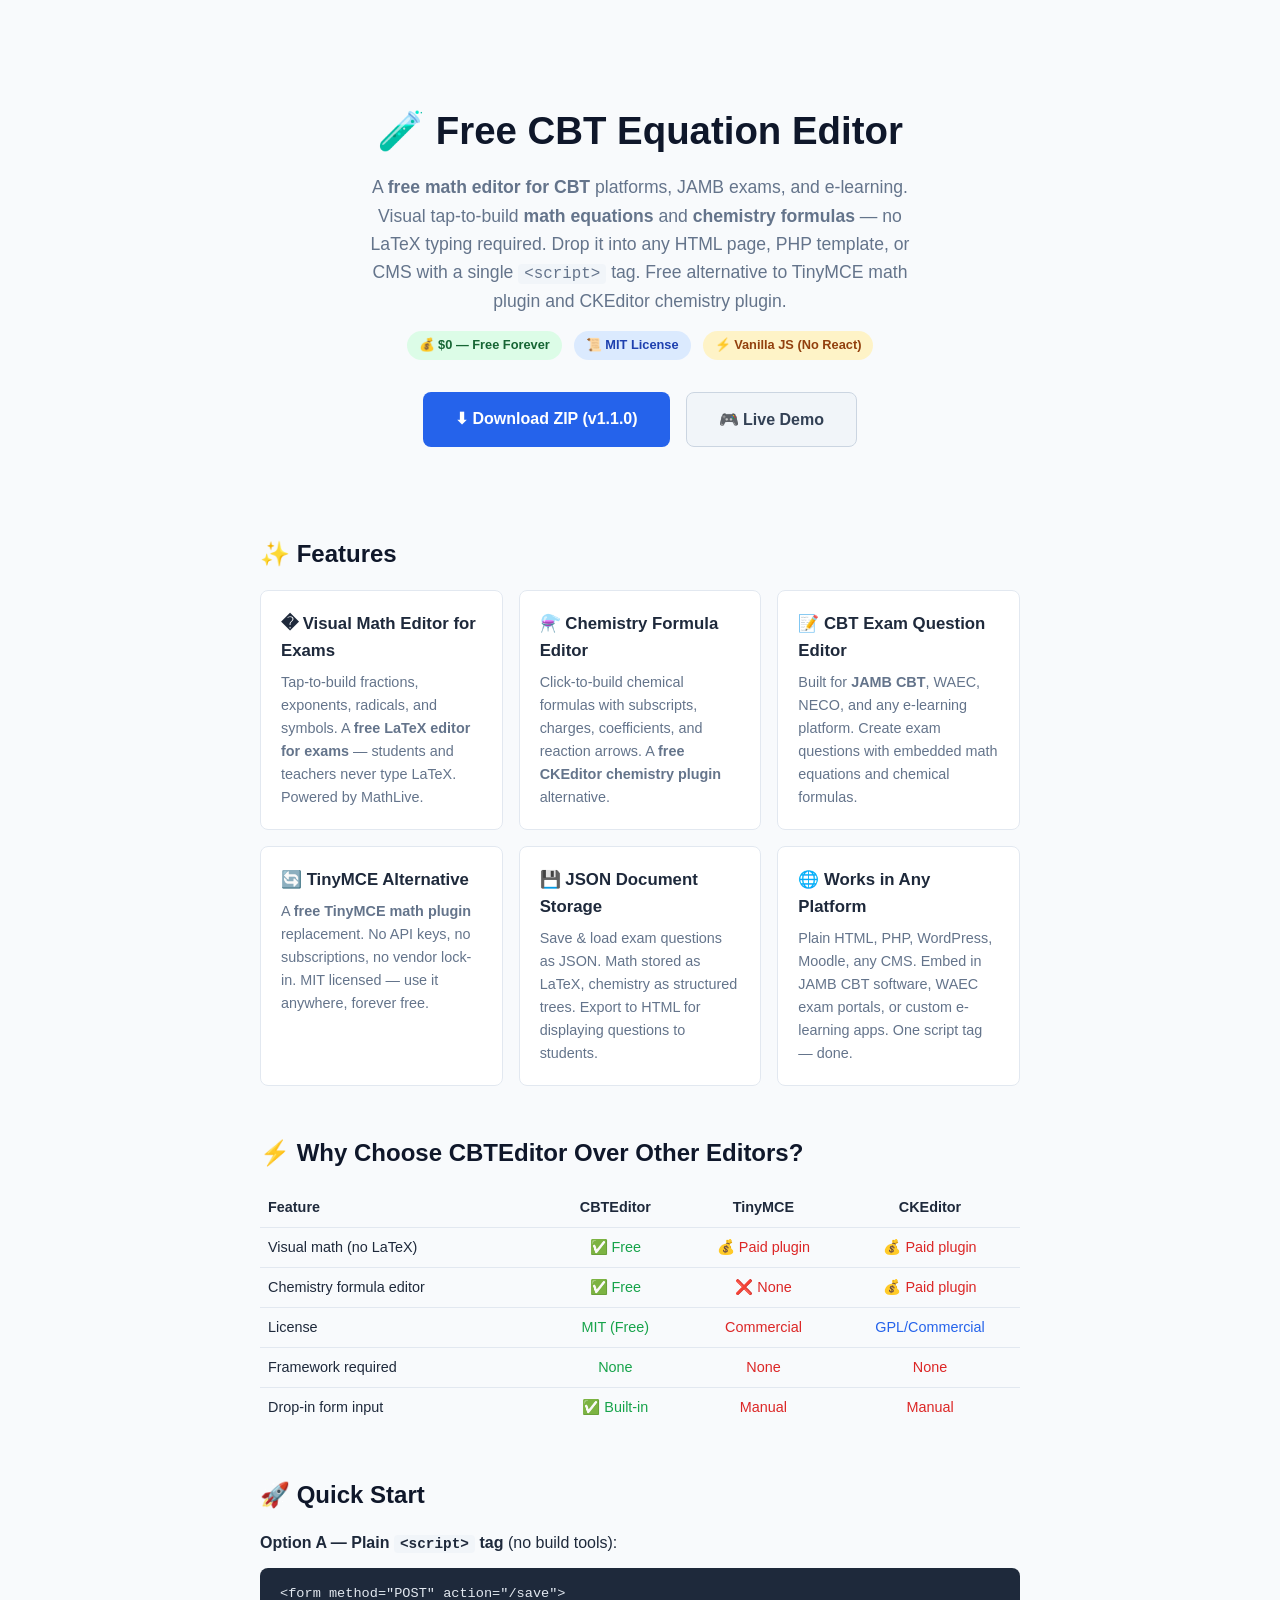
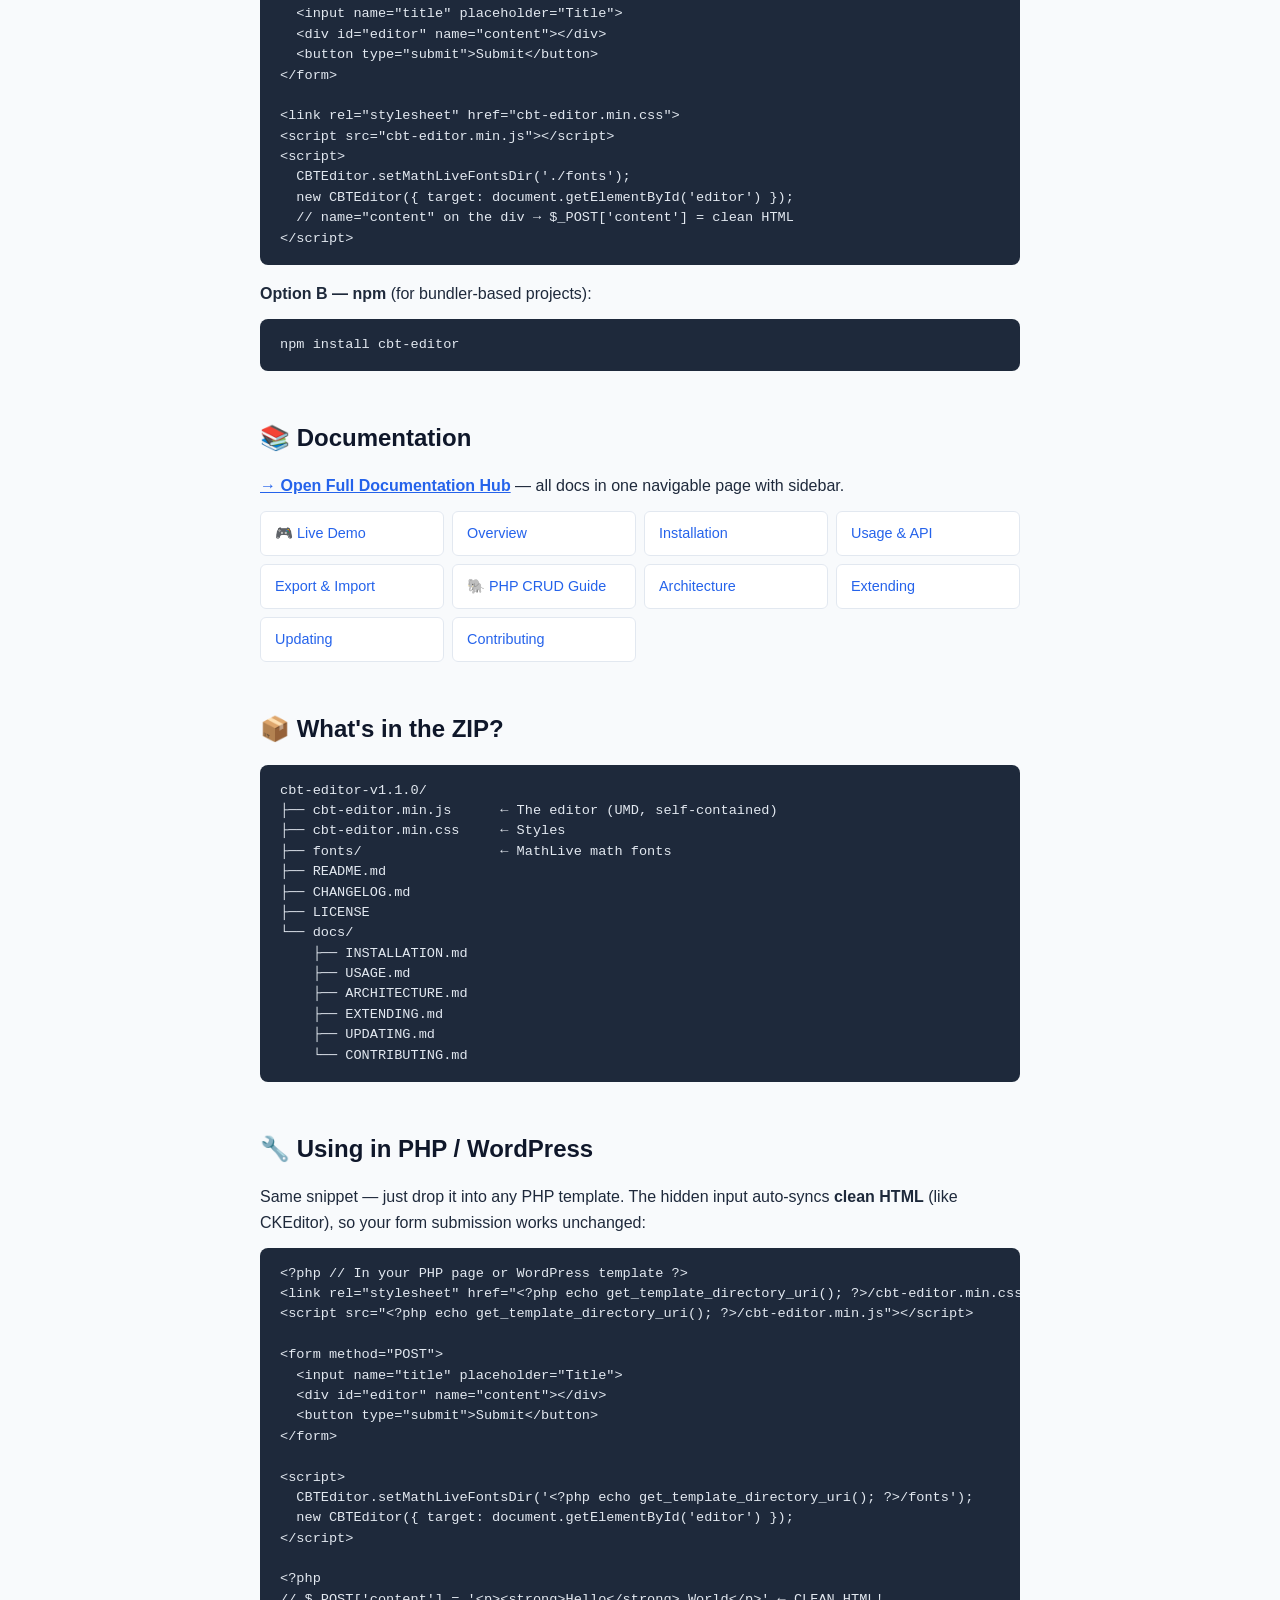
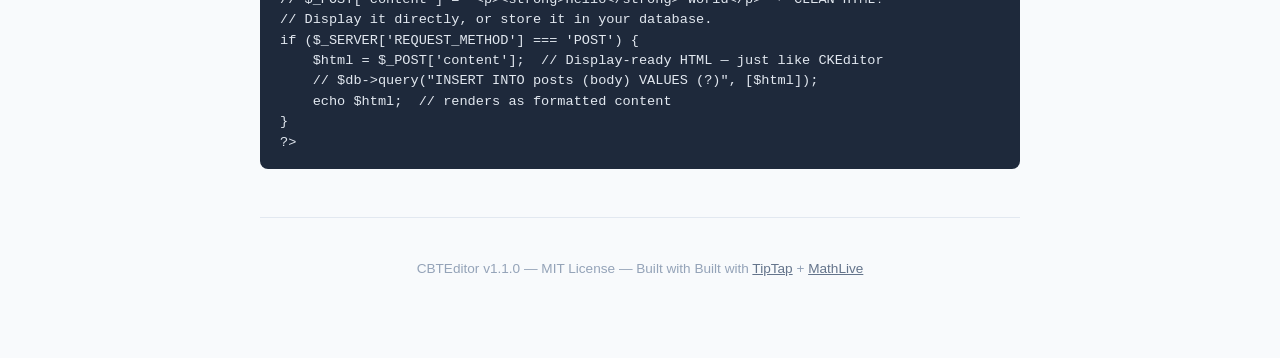
<file: index.html>
<!DOCTYPE html>
<html lang="en">
<head>
  <meta charset="UTF-8">
  <meta name="viewport" content="width=device-width, initial-scale=1.0">
  <title>Free CBT Equation Editor — Math &amp; Chemistry Formula Editor for Exams</title>
  <meta name="description" content="Free, open-source math equation editor and chemistry formula editor for CBT platforms, JAMB exams, and e-learning. No LaTeX typing required — visual tap-to-build math and chemistry. Drop-in replacement for TinyMCE math plugin or CKEditor chemistry plugin. Works in any HTML page, PHP, or WordPress.">
  <meta name="keywords" content="free CBT equation editor, math editor for CBT, JAMB CBT equation editor, LaTeX editor for exams, TinyMCE math plugin free, CKEditor chemistry plugin, chemistry formula editor, visual math editor, WYSIWYG math editor, exam question editor, e-learning equation editor">
  <meta name="robots" content="index, follow">
  <link rel="canonical" href="https://cbt-editor.com/">
  <style>
    * { box-sizing: border-box; margin: 0; padding: 0; }
    body {
      font-family: -apple-system, BlinkMacSystemFont, 'Segoe UI', Roboto, 'Helvetica Neue', Arial, sans-serif;
      background: #f8fafc;
      color: #1e293b;
      line-height: 1.6;
    }
    .container { max-width: 800px; margin: 0 auto; padding: 40px 20px; }
    header {
      text-align: center;
      padding: 60px 0 40px;
    }
    header h1 {
      font-size: 2.4rem;
      font-weight: 800;
      color: #0f172a;
      margin-bottom: 12px;
    }
    header .tagline {
      font-size: 1.1rem;
      color: #64748b;
      max-width: 560px;
      margin: 0 auto;
    }
    .badges {
      display: flex;
      justify-content: center;
      gap: 12px;
      margin-top: 16px;
      flex-wrap: wrap;
    }
    .badge {
      display: inline-block;
      padding: 4px 12px;
      border-radius: 20px;
      font-size: 0.8rem;
      font-weight: 600;
    }
    .badge-free { background: #dcfce7; color: #166534; }
    .badge-mit { background: #dbeafe; color: #1e40af; }
    .badge-vanilla { background: #fef3c7; color: #92400e; }
    .cta {
      display: flex;
      justify-content: center;
      gap: 16px;
      margin-top: 32px;
      flex-wrap: wrap;
    }
    .btn {
      display: inline-block;
      padding: 14px 32px;
      border-radius: 8px;
      font-size: 1rem;
      font-weight: 600;
      text-decoration: none;
      cursor: pointer;
      transition: transform 0.15s, box-shadow 0.15s;
    }
    .btn:hover { transform: translateY(-1px); box-shadow: 0 4px 12px rgba(0,0,0,0.15); }
    .btn-primary { background: #2563eb; color: #fff; }
    .btn-secondary { background: #f1f5f9; color: #334155; border: 1px solid #cbd5e1; }
    section {
      margin-top: 48px;
    }
    section h2 {
      font-size: 1.5rem;
      font-weight: 700;
      margin-bottom: 16px;
      color: #0f172a;
    }
    .feature-grid {
      display: grid;
      grid-template-columns: repeat(auto-fit, minmax(220px, 1fr));
      gap: 16px;
    }
    .feature-card {
      background: #fff;
      border: 1px solid #e2e8f0;
      border-radius: 8px;
      padding: 20px;
    }
    .feature-card h3 { font-size: 1.05rem; margin-bottom: 6px; }
    .feature-card p { font-size: 0.9rem; color: #64748b; }
    pre {
      background: #1e293b;
      color: #e2e8f0;
      padding: 16px 20px;
      border-radius: 8px;
      overflow-x: auto;
      font-size: 0.85rem;
      line-height: 1.5;
      margin: 12px 0;
    }
    code { font-family: 'SF Mono', 'Fira Code', 'Consolas', monospace; }
    .inline-code {
      background: #f1f5f9;
      padding: 1px 6px;
      border-radius: 4px;
      font-size: 0.9em;
    }
    .docs-grid {
      display: grid;
      grid-template-columns: repeat(auto-fit, minmax(160px, 1fr));
      gap: 8px;
    }
    .docs-grid a {
      display: block;
      padding: 10px 14px;
      background: #fff;
      border: 1px solid #e2e8f0;
      border-radius: 6px;
      text-decoration: none;
      color: #2563eb;
      font-weight: 500;
      font-size: 0.9rem;
    }
    .docs-grid a:hover { background: #eff6ff; }
    footer {
      text-align: center;
      padding: 40px 0;
      color: #94a3b8;
      font-size: 0.85rem;
      margin-top: 48px;
      border-top: 1px solid #e2e8f0;
    }
    footer a { color: #64748b; }
  </style>
</head>
<body>

<div class="container">

  <header>
    <h1>🧪 Free CBT Equation Editor</h1>
    <p class="tagline">
      A <strong>free math editor for CBT</strong> platforms, JAMB exams, and e-learning.
      Visual tap-to-build <strong>math equations</strong> and <strong>chemistry formulas</strong> —
      no LaTeX typing required. Drop it into any HTML page, PHP template, or CMS
      with a single <code class="inline-code">&lt;script&gt;</code> tag.
      Free alternative to TinyMCE math plugin and CKEditor chemistry plugin.
    </p>
    <div class="badges">
      <span class="badge badge-free">💰 $0 — Free Forever</span>
      <span class="badge badge-mit">📜 MIT License</span>
      <span class="badge badge-vanilla">⚡ Vanilla JS (No React)</span>
    </div>
    <div class="cta">
      <a class="btn btn-primary" href="cbt-editor-v1.1.0.zip" download>⬇ Download ZIP (v1.1.0)</a>
      <a class="btn btn-secondary" href="demo.html">🎮 Live Demo</a>
    </div>
  </header>

  <section>
    <h2>✨ Features</h2>
    <div class="feature-grid">
      <div class="feature-card">
        <h3>� Visual Math Editor for Exams</h3>
        <p>Tap-to-build fractions, exponents, radicals, and symbols. A <strong>free LaTeX editor for exams</strong> — students and teachers never type LaTeX. Powered by MathLive.</p>
      </div>
      <div class="feature-card">
        <h3>⚗️ Chemistry Formula Editor</h3>
        <p>Click-to-build chemical formulas with subscripts, charges, coefficients, and reaction arrows. A <strong>free CKEditor chemistry plugin</strong> alternative.</p>
      </div>
      <div class="feature-card">
        <h3>📝 CBT Exam Question Editor</h3>
        <p>Built for <strong>JAMB CBT</strong>, WAEC, NECO, and any e-learning platform. Create exam questions with embedded math equations and chemical formulas.</p>
      </div>
      <div class="feature-card">
        <h3>🔄 TinyMCE Alternative</h3>
        <p>A <strong>free TinyMCE math plugin</strong> replacement. No API keys, no subscriptions, no vendor lock-in. MIT licensed — use it anywhere, forever free.</p>
      </div>
      <div class="feature-card">
        <h3>💾 JSON Document Storage</h3>
        <p>Save &amp; load exam questions as JSON. Math stored as LaTeX, chemistry as structured trees. Export to HTML for displaying questions to students.</p>
      </div>
      <div class="feature-card">
        <h3>🌐 Works in Any Platform</h3>
        <p>Plain HTML, PHP, WordPress, Moodle, any CMS. Embed in JAMB CBT software, WAEC exam portals, or custom e-learning apps. One script tag — done.</p>
      </div>
    </div>
  </section>

  <section>
    <h2>⚡ Why Choose CBTEditor Over Other Editors?</h2>
    <table style="width:100%;border-collapse:collapse;font-size:0.9rem;">
      <tr style="border-bottom:1px solid #e2e8f0;">
        <th style="text-align:left;padding:8px;">Feature</th>
        <th style="text-align:center;padding:8px;">CBTEditor</th>
        <th style="text-align:center;padding:8px;">TinyMCE</th>
        <th style="text-align:center;padding:8px;">CKEditor</th>
      </tr>
      <tr style="border-bottom:1px solid #e2e8f0;">
        <td style="padding:8px;">Visual math (no LaTeX)</td>
        <td style="text-align:center;color:#16a34a;">✅ Free</td>
        <td style="text-align:center;color:#dc2626;">💰 Paid plugin</td>
        <td style="text-align:center;color:#dc2626;">💰 Paid plugin</td>
      </tr>
      <tr style="border-bottom:1px solid #e2e8f0;">
        <td style="padding:8px;">Chemistry formula editor</td>
        <td style="text-align:center;color:#16a34a;">✅ Free</td>
        <td style="text-align:center;color:#dc2626;">❌ None</td>
        <td style="text-align:center;color:#dc2626;">💰 Paid plugin</td>
      </tr>
      <tr style="border-bottom:1px solid #e2e8f0;">
        <td style="padding:8px;">License</td>
        <td style="text-align:center;color:#16a34a;">MIT (Free)</td>
        <td style="text-align:center;color:#dc2626;">Commercial</td>
        <td style="text-align:center;color:#2563eb;">GPL/Commercial</td>
      </tr>
      <tr style="border-bottom:1px solid #e2e8f0;">
        <td style="padding:8px;">Framework required</td>
        <td style="text-align:center;color:#16a34a;">None</td>
        <td style="text-align:center;color:#dc2626;">None</td>
        <td style="text-align:center;color:#dc2626;">None</td>
      </tr>
      <tr>
        <td style="padding:8px;">Drop-in form input</td>
        <td style="text-align:center;color:#16a34a;">✅ Built-in</td>
        <td style="text-align:center;color:#dc2626;">Manual</td>
        <td style="text-align:center;color:#dc2626;">Manual</td>
      </tr>
    </table>
  </section>

  <section>
    <h2>🚀 Quick Start</h2>
    <p><strong>Option A — Plain <code class="inline-code">&lt;script&gt;</code> tag</strong> (no build tools):</p>
    <pre><code>&lt;form method="POST" action="/save"&gt;
  &lt;input name="title" placeholder="Title"&gt;
  &lt;div id="editor" name="content"&gt;&lt;/div&gt;
  &lt;button type="submit"&gt;Submit&lt;/button&gt;
&lt;/form&gt;

&lt;link rel="stylesheet" href="cbt-editor.min.css"&gt;
&lt;script src="cbt-editor.min.js"&gt;&lt;/script&gt;
&lt;script&gt;
  CBTEditor.setMathLiveFontsDir('./fonts');
  new CBTEditor({ target: document.getElementById('editor') });
  // name="content" on the div → $_POST['content'] = clean HTML
&lt;/script&gt;</code></pre>

    <p style="margin-top: 16px;"><strong>Option B — npm</strong> (for bundler-based projects):</p>
    <pre><code>npm install cbt-editor</code></pre>
  </section>

  <section>
    <h2>📚 Documentation</h2>
    <p style="margin-bottom:12px;">
      <a href="docs.html" style="color:#2563eb; font-weight:600;">→ Open Full Documentation Hub</a>
      — all docs in one navigable page with sidebar.
    </p>
    <div class="docs-grid">
      <a href="demo.html">🎮 Live Demo</a>
      <a href="docs.html#overview">Overview</a>
      <a href="docs.html#installation">Installation</a>
      <a href="docs.html#usage">Usage &amp; API</a>
      <a href="docs.html#export-import">Export &amp; Import</a>
      <a href="php-crud.html">🐘 PHP CRUD Guide</a>
      <a href="docs.html#architecture">Architecture</a>
      <a href="docs.html#extending">Extending</a>
      <a href="docs.html#updating">Updating</a>
      <a href="docs.html#contributing">Contributing</a>
    </div>
  </section>

  <section>
    <h2>📦 What's in the ZIP?</h2>
    <pre><code>cbt-editor-v1.1.0/
├── cbt-editor.min.js      ← The editor (UMD, self-contained)
├── cbt-editor.min.css     ← Styles
├── fonts/                 ← MathLive math fonts
├── README.md
├── CHANGELOG.md
├── LICENSE
└── docs/
    ├── INSTALLATION.md
    ├── USAGE.md
    ├── ARCHITECTURE.md
    ├── EXTENDING.md
    ├── UPDATING.md
    └── CONTRIBUTING.md</code></pre>
  </section>

  <section>
    <h2>🔧 Using in PHP / WordPress</h2>
    <p>Same snippet — just drop it into any PHP template. The hidden input auto-syncs <strong>clean HTML</strong> (like CKEditor), so your form submission works unchanged:</p>
    <pre><code>&lt;?php // In your PHP page or WordPress template ?&gt;
&lt;link rel="stylesheet" href="&lt;?php echo get_template_directory_uri(); ?&gt;/cbt-editor.min.css"&gt;
&lt;script src="&lt;?php echo get_template_directory_uri(); ?&gt;/cbt-editor.min.js"&gt;&lt;/script&gt;

&lt;form method="POST"&gt;
  &lt;input name="title" placeholder="Title"&gt;
  &lt;div id="editor" name="content"&gt;&lt;/div&gt;
  &lt;button type="submit"&gt;Submit&lt;/button&gt;
&lt;/form&gt;

&lt;script&gt;
  CBTEditor.setMathLiveFontsDir('&lt;?php echo get_template_directory_uri(); ?&gt;/fonts');
  new CBTEditor({ target: document.getElementById('editor') });
&lt;/script&gt;

&lt;?php
// $_POST['content'] = '&lt;p&gt;&lt;strong&gt;Hello&lt;/strong&gt; World&lt;/p&gt;' ← CLEAN HTML!
// Display it directly, or store it in your database.
if ($_SERVER['REQUEST_METHOD'] === 'POST') {
    $html = $_POST['content'];  // Display-ready HTML — just like CKEditor
    // $db-&gt;query("INSERT INTO posts (body) VALUES (?)", [$html]);
    echo $html;  // renders as formatted content
}
?&gt;</code></pre>
  </section>

  <footer>
    <p>
      CBTEditor v1.1.0 — MIT License — Built with
      Built with <a href="https://tiptap.dev/" target="_blank" rel="noopener">TipTap</a> +
      <a href="https://mathlive.io/" target="_blank" rel="noopener">MathLive</a>
    </p>
  </footer>

</div>

</body>
</html>
</file>
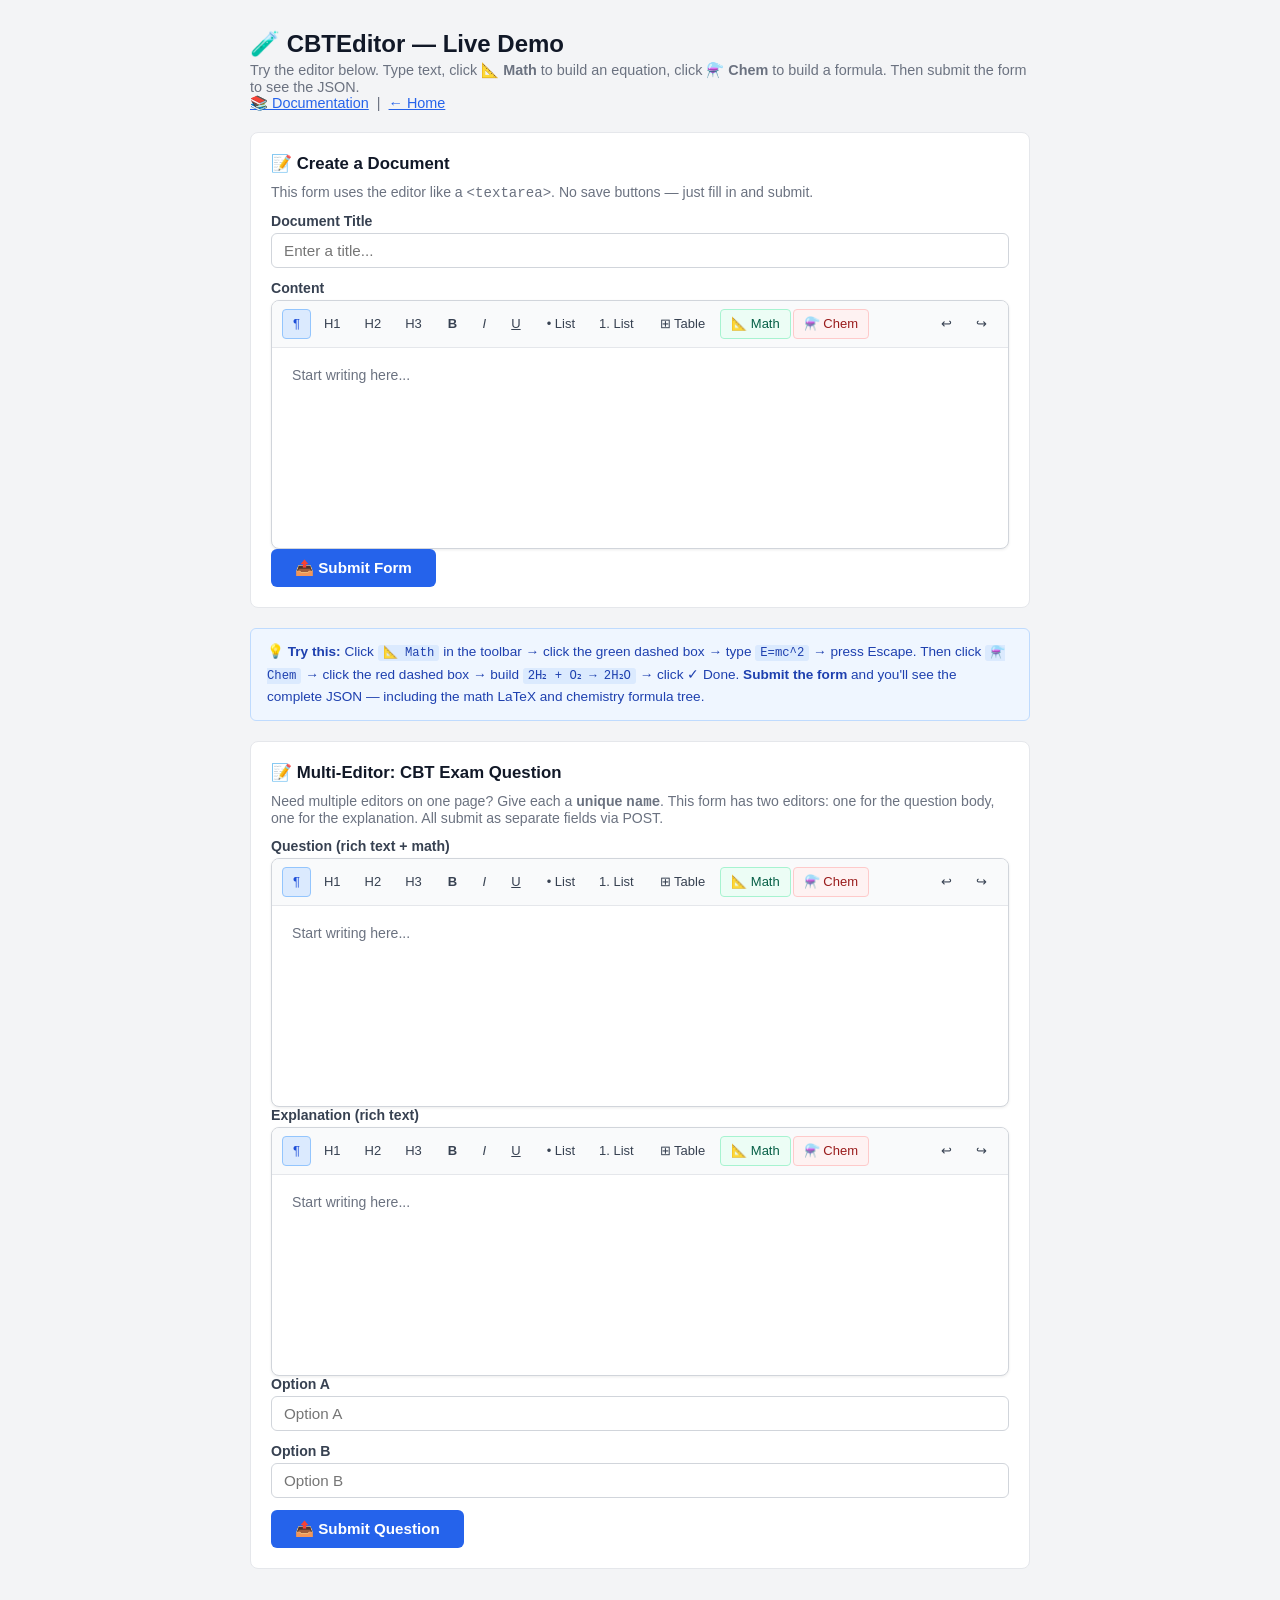
<file: demo.html>
<!DOCTYPE html>
<html lang="en">
<head>
  <meta charset="UTF-8">
  <meta name="viewport" content="width=device-width, initial-scale=1.0">
  <title>Live Demo — Free CBT Equation Editor (Math &amp; Chemistry)</title>
  <link rel="stylesheet" href="cbt-editor.min.css">
  <style>
    * { box-sizing: border-box; margin: 0; padding: 0; }
    body { background: #f3f4f6; font-family: -apple-system, BlinkMacSystemFont, 'Segoe UI', Roboto, sans-serif; padding: 30px 20px; }
    .page { max-width: 780px; margin: 0 auto; }
    h1 { font-size: 1.5rem; color: #111827; margin-bottom: 4px; }
    .subtitle { color: #6b7280; font-size: 0.9rem; margin-bottom: 20px; }
    .subtitle a { color: #2563eb; }
    .demo-box { background: #fff; border: 1px solid #e5e7eb; border-radius: 8px; padding: 20px; margin-bottom: 20px; }
    .demo-box h2 { font-size: 1.05rem; color: #111827; margin-bottom: 10px; }
    .demo-box p { font-size: 0.88rem; color: #6b7280; margin-bottom: 12px; }
    form label { display: block; font-weight: 600; font-size: 0.88rem; margin-bottom: 4px; color: #374151; }
    form input[type="text"] { width: 100%; padding: 8px 12px; border: 1px solid #d1d5db; border-radius: 6px; font-size: 0.95rem; margin-bottom: 12px; }
    form button[type="submit"] { padding: 10px 24px; background: #2563eb; color: #fff; border: none; border-radius: 6px; font-size: 0.95rem; font-weight: 600; cursor: pointer; }
    form button[type="submit"]:hover { background: #1d4ed8; }
    .result { margin-top: 16px; background: #1e293b; color: #e2e8f0; padding: 14px 18px; border-radius: 8px; font-family: 'SF Mono', 'Consolas', monospace; font-size: 0.78rem; white-space: pre-wrap; max-height: 350px; overflow-y: auto; display: none; }
    .result.show { display: block; }
    .instructions { background: #eff6ff; border: 1px solid #bfdbfe; border-radius: 6px; padding: 12px 16px; font-size: 0.85rem; color: #1e40af; line-height: 1.6; }
    .instructions code { background: #dbeafe; padding: 1px 5px; border-radius: 3px; font-size: 0.9em; }
  </style>
</head>
<body>
<div class="page">
  <h1>🧪 CBTEditor — Live Demo</h1>
  <p class="subtitle">
    Try the editor below. Type text, click <strong>📐 Math</strong> to build an equation,
    click <strong>⚗️ Chem</strong> to build a formula. Then submit the form to see the JSON.
    <br><a href="docs.html">📚 Documentation</a> &nbsp;|&nbsp; <a href="index.html">← Home</a>
  </p>

  <div class="demo-box">
    <h2>📝 Create a Document</h2>
    <p>This form uses the editor like a <code>&lt;textarea&gt;</code>. No save buttons — just fill in and submit.</p>

    <form id="demo-form" onsubmit="handleSubmit(event)">
      <label for="title">Document Title</label>
      <input type="text" id="title" name="title" placeholder="Enter a title..." required>

      <label>Content</label>
      <div id="editor" name="content"></div>

      <button type="submit">📤 Submit Form</button>
    </form>

    <div class="result" id="result"></div>
  </div>

  <div class="instructions">
    <strong>💡 Try this:</strong> Click <code>📐 Math</code> in the toolbar →
    click the green dashed box → type <code>E=mc^2</code> → press Escape.
    Then click <code>⚗️ Chem</code> → click the red dashed box →
    build <code>2H₂ + O₂ → 2H₂O</code> → click ✓ Done.
    <strong>Submit the form</strong> and you'll see the complete JSON —
    including the math LaTeX and chemistry formula tree.
  </div>

  <div class="demo-box" style="margin-top:20px;">
    <h2>📝 Multi-Editor: CBT Exam Question</h2>
    <p>
      Need multiple editors on one page? Give each a <strong>unique <code>name</code></strong>.
      This form has two editors: one for the question body, one for the explanation.
      All submit as separate fields via POST.
    </p>
    <form onsubmit="handleMultiSubmit(event)">
      <label>Question (rich text + math)</label>
      <div id="editor-q" name="question"></div>

      <label>Explanation (rich text)</label>
      <div id="editor-e" name="explanation"></div>

      <label>Option A</label>
      <input type="text" name="opt_a" placeholder="Option A" required>

      <label>Option B</label>
      <input type="text" name="opt_b" placeholder="Option B" required>

      <button type="submit">📤 Submit Question</button>
    </form>
    <div class="result" id="result-multi"></div>
  </div>
</div>

<script src="cbt-editor.min.js"></script>
<script>
  CBTEditor.setMathLiveFontsDir('./fonts');

  new CBTEditor({ target: document.getElementById('editor') });

  // ── Second editor (multi-editor demo) ──────────────────────
  new CBTEditor({ target: document.getElementById('editor-q') });
  new CBTEditor({ target: document.getElementById('editor-e') });

  function countBlocks(doc, type) {
    let n = 0;
    const walk = (nodes) => {
      for (const nd of nodes) { if (nd.type === type) n++; if (nd.content) walk(nd.content); }
    };
    walk(doc.content || []);
    return n;
  }

  function handleSubmit(e) {
    e.preventDefault();
    const data = Object.fromEntries(new FormData(e.target));
    const content = JSON.parse(data.content);
    const mathCount = countBlocks(content, 'mathBlock');
    const chemCount = countBlocks(content, 'chemBlock');

    document.getElementById('result').className = 'result show';
    const displayHTML = CBTEditor.displayHTML(content);

    document.getElementById('result').innerHTML =
      '<strong>✅ Form submitted!</strong><br><br>' +
      '<strong>Title:</strong> ' + data.title + '<br>' +
      '<strong>Math blocks:</strong> ' + mathCount + ' | ' +
      '<strong>Chemistry blocks:</strong> ' + chemCount + '<br><br>' +
      '<strong>📄 Display HTML (for showing to students/public):</strong>' +
      '<div style="background:#fff;color:#111;padding:12px;border-radius:6px;margin:8px 0;line-height:1.6;">' + displayHTML + '</div>' +
      '<br><strong>🗄 Raw JSON (for database storage):</strong>' +
      '<pre style="margin-top:4px;white-space:pre-wrap;">' + JSON.stringify(content, null, 2) + '</pre>' +
      '<br><em>─── In PHP: $_POST["title"] = "' + data.title + '" | $_POST["content"] = the JSON above ───</em>';

    // Scroll the result into view
    document.getElementById('result').scrollIntoView({ behavior: 'smooth', block: 'start' });
  }

  function handleMultiSubmit(e) {
    e.preventDefault();
    const data = Object.fromEntries(new FormData(e.target));
    document.getElementById('result-multi').className = 'result show';
    document.getElementById('result-multi').textContent =
      '✅ Multi-editor form submitted!\n\n' +
      'Fields received:\n' +
      '  $_POST["question"]    = (JSON below)\n' +
      '  $_POST["explanation"] = (JSON below)\n' +
      '  $_POST["opt_a"]       = "' + (data.opt_a || '') + '"\n' +
      '  $_POST["opt_b"]       = "' + (data.opt_b || '') + '"\n\n' +
      'Question JSON:\n' + JSON.stringify(JSON.parse(data.question || '{}'), null, 2) + '\n\n' +
      'Explanation JSON:\n' + JSON.stringify(JSON.parse(data.explanation || '{}'), null, 2) + '\n\n' +
      '💡 Multiple editors → each gets its own name → separate $_POST fields.';
    document.getElementById('result-multi').scrollIntoView({ behavior: 'smooth', block: 'start' });
  }
</script>
</body>
</html>
</file>
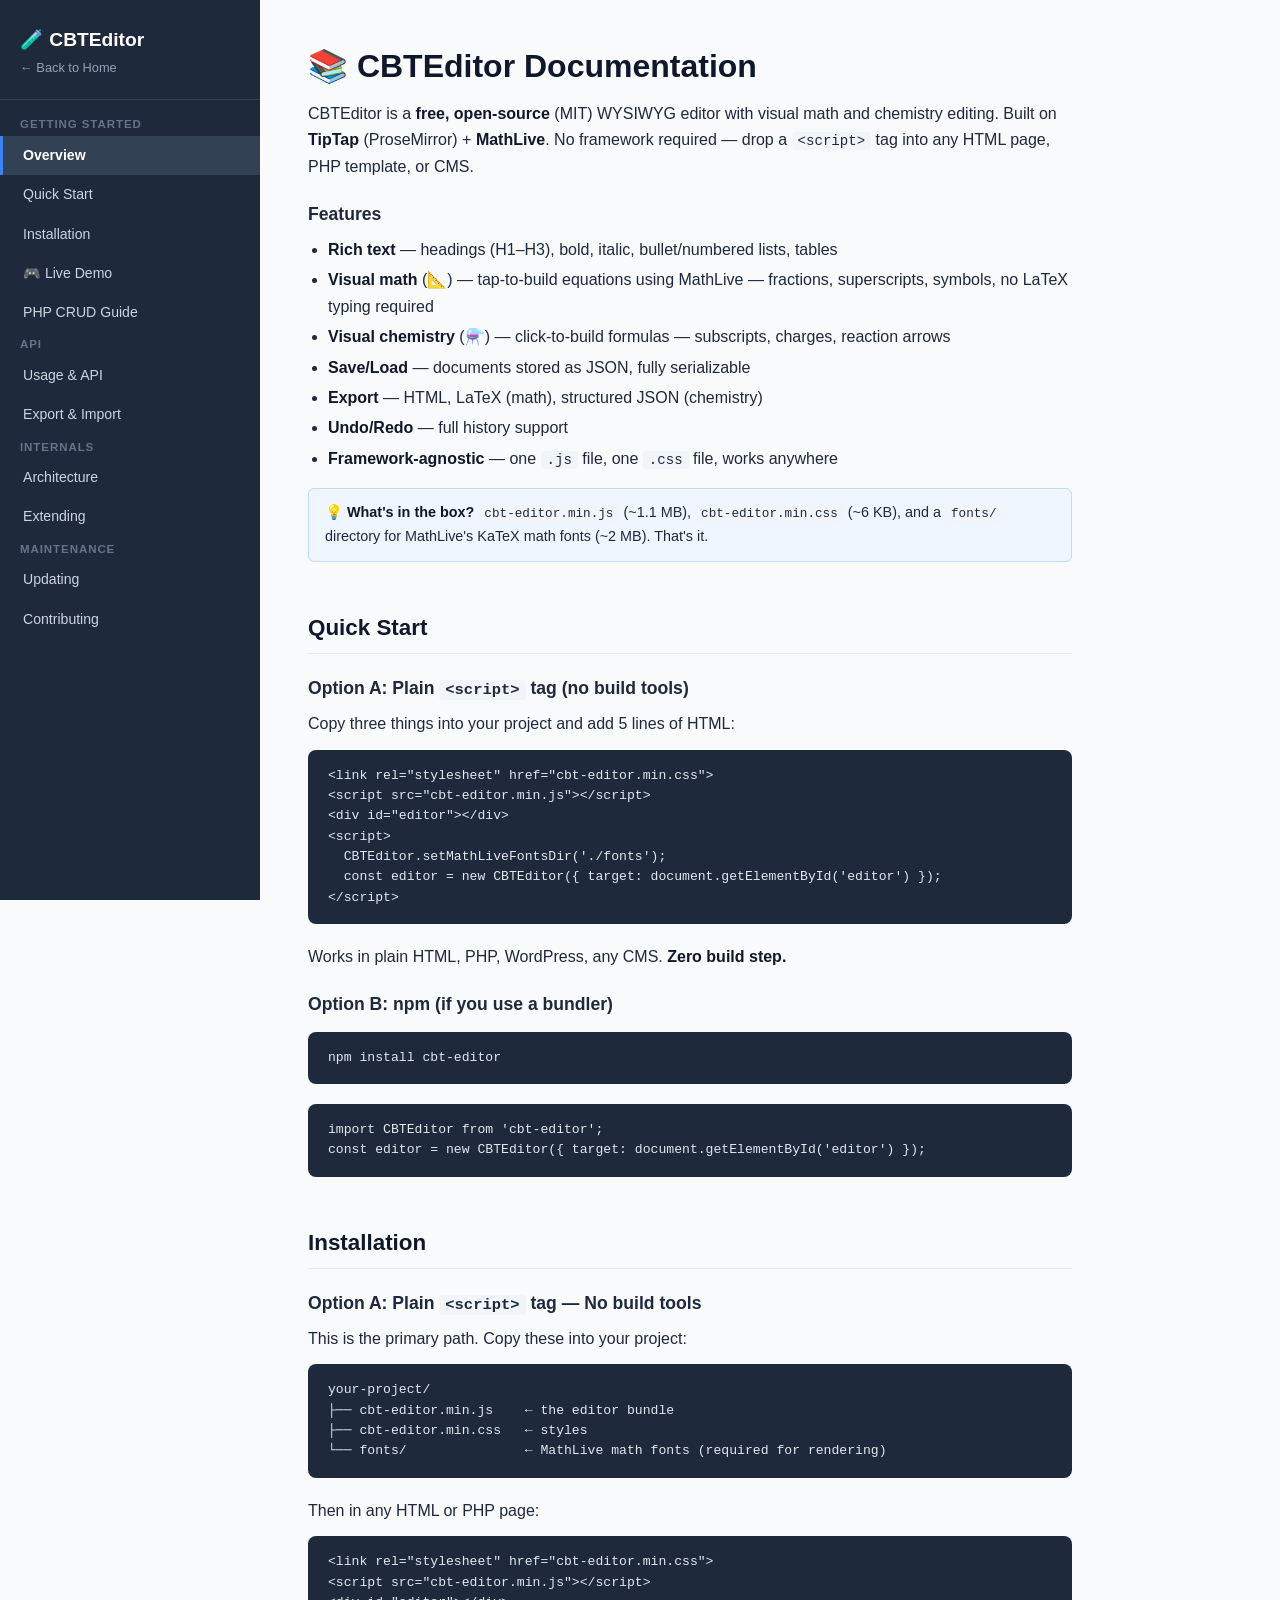
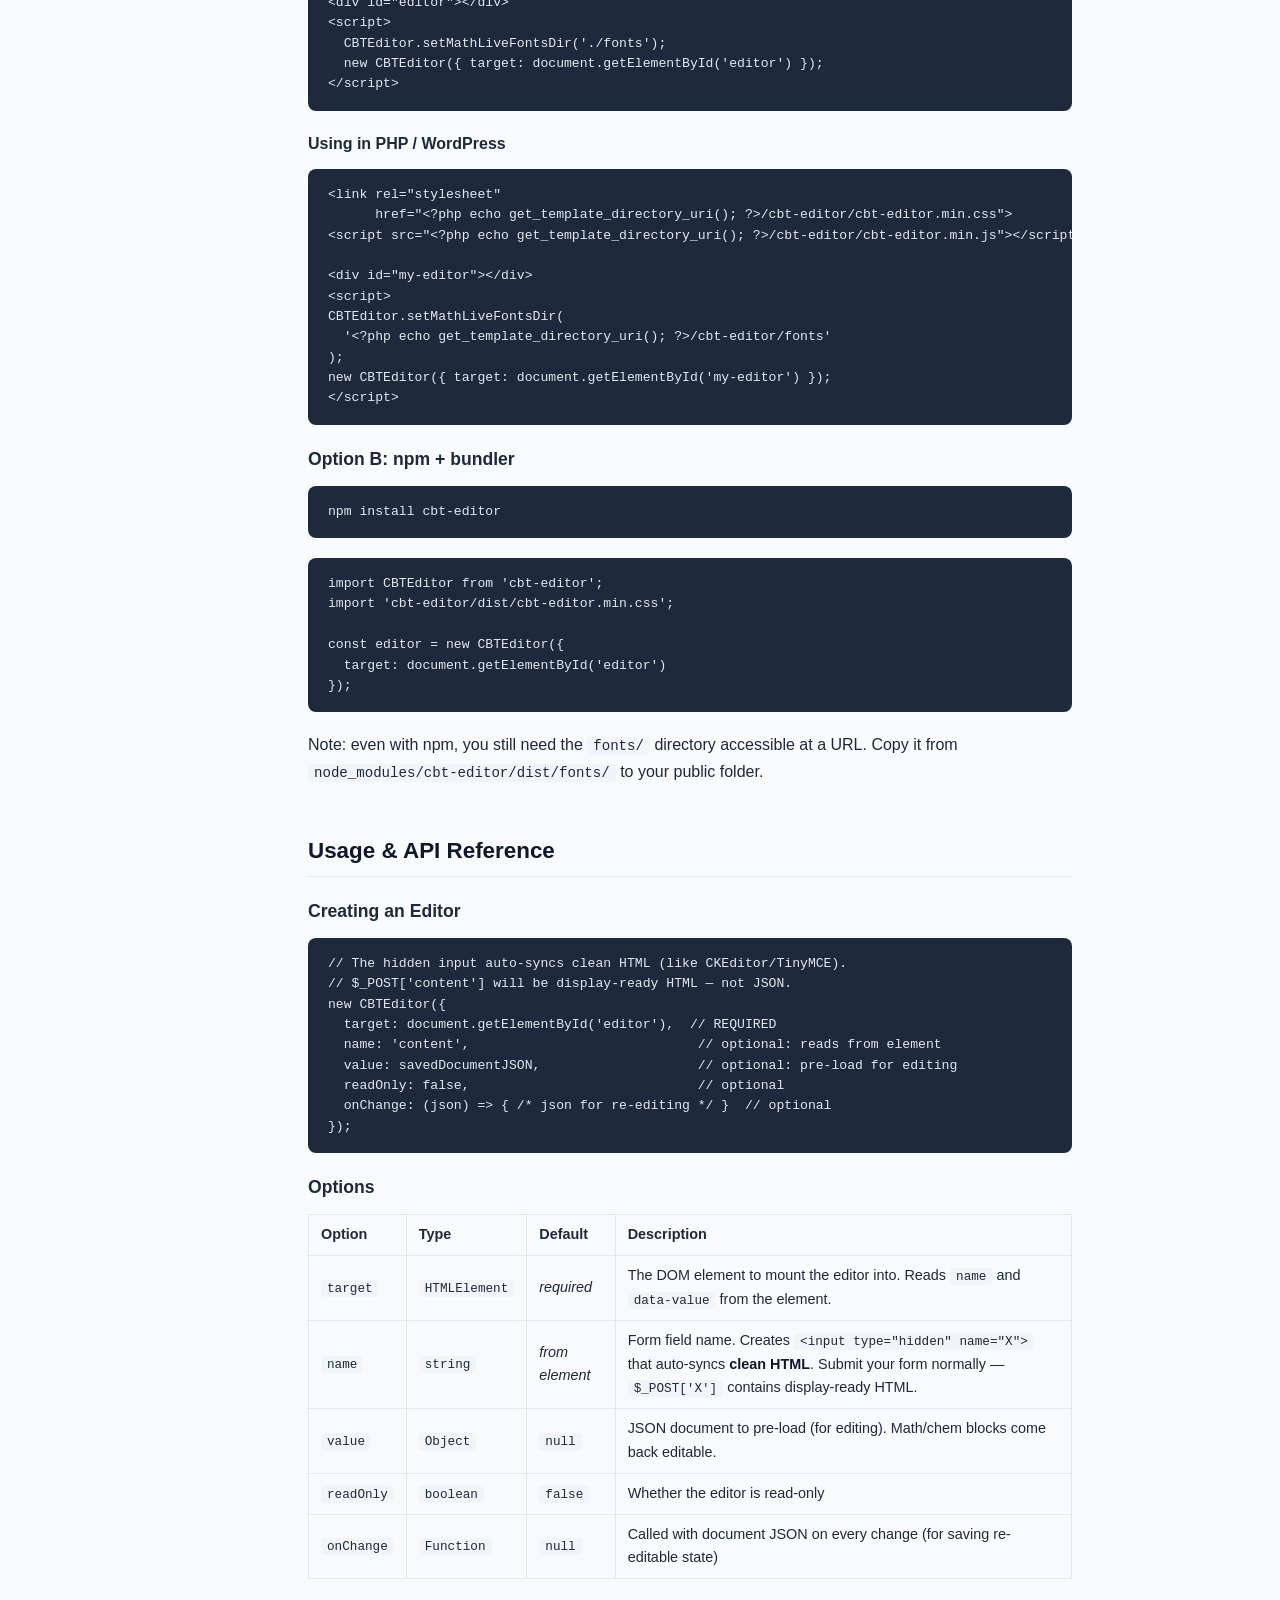
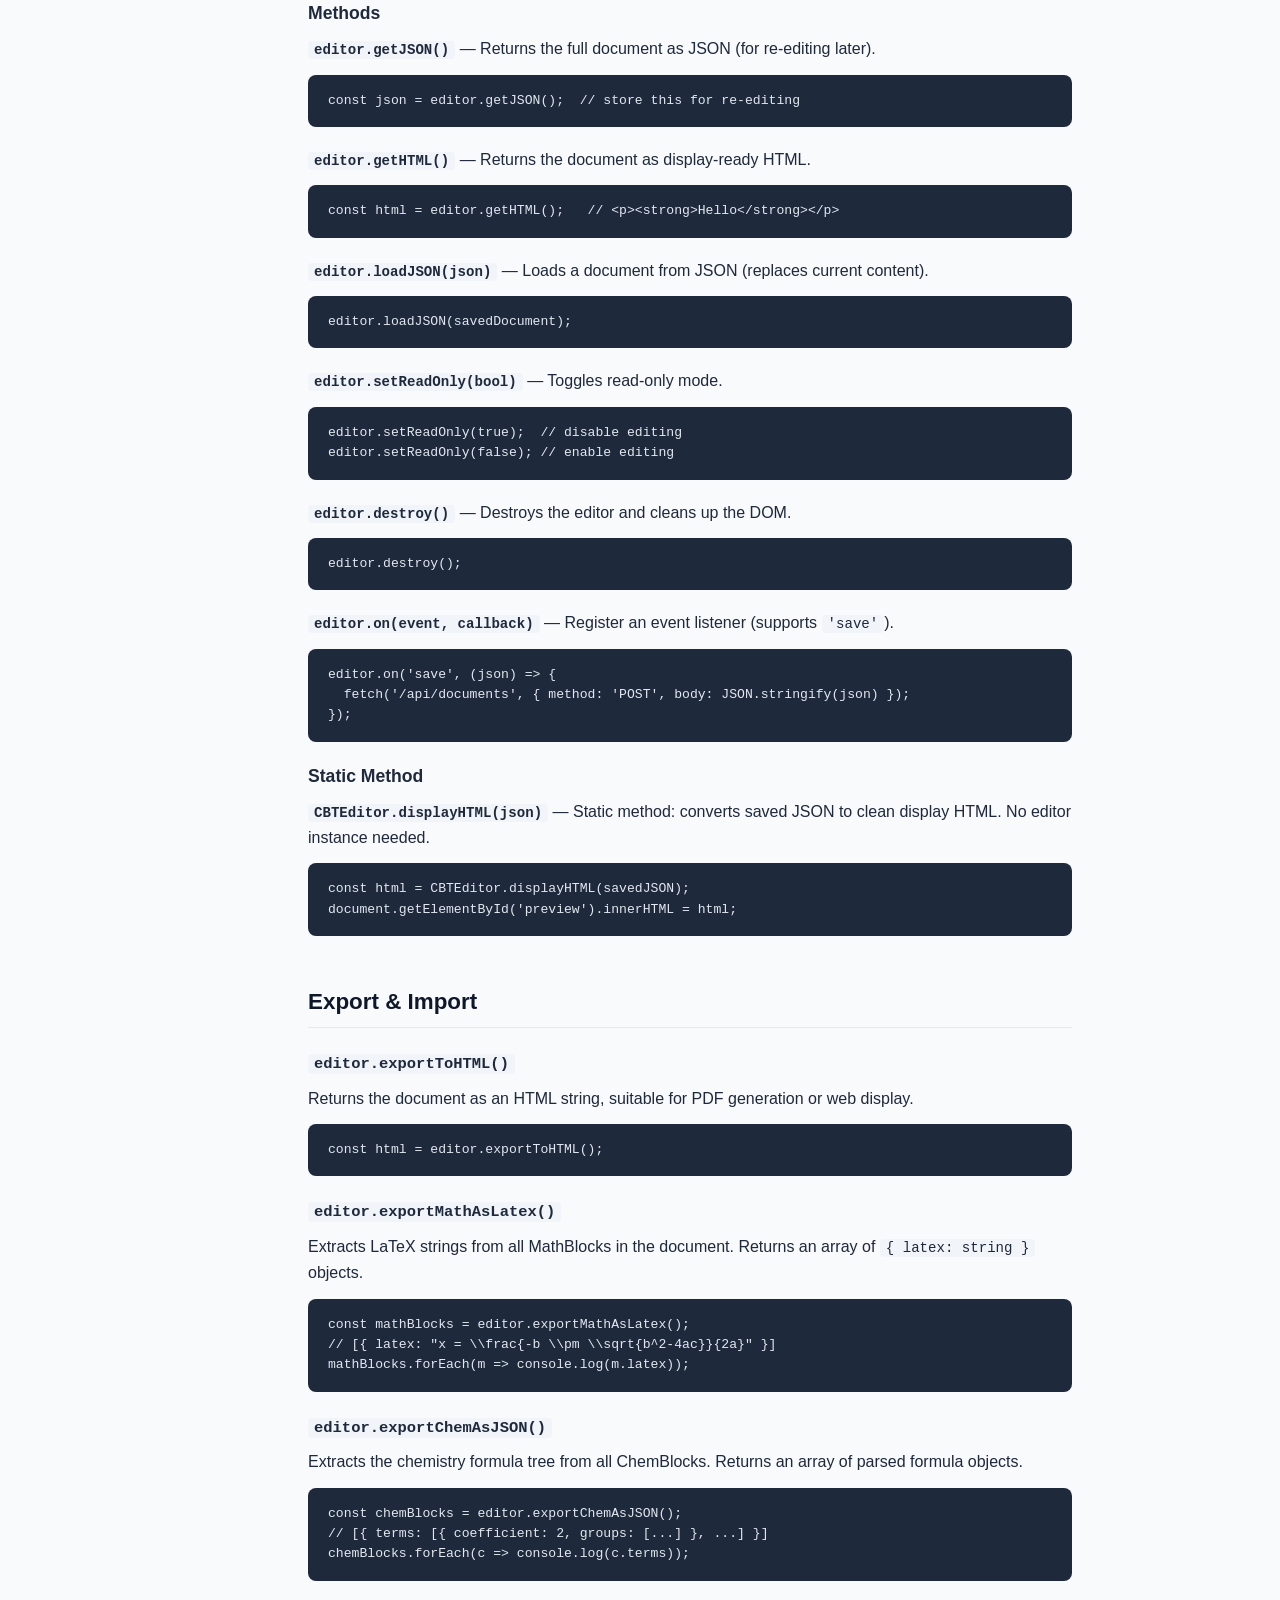
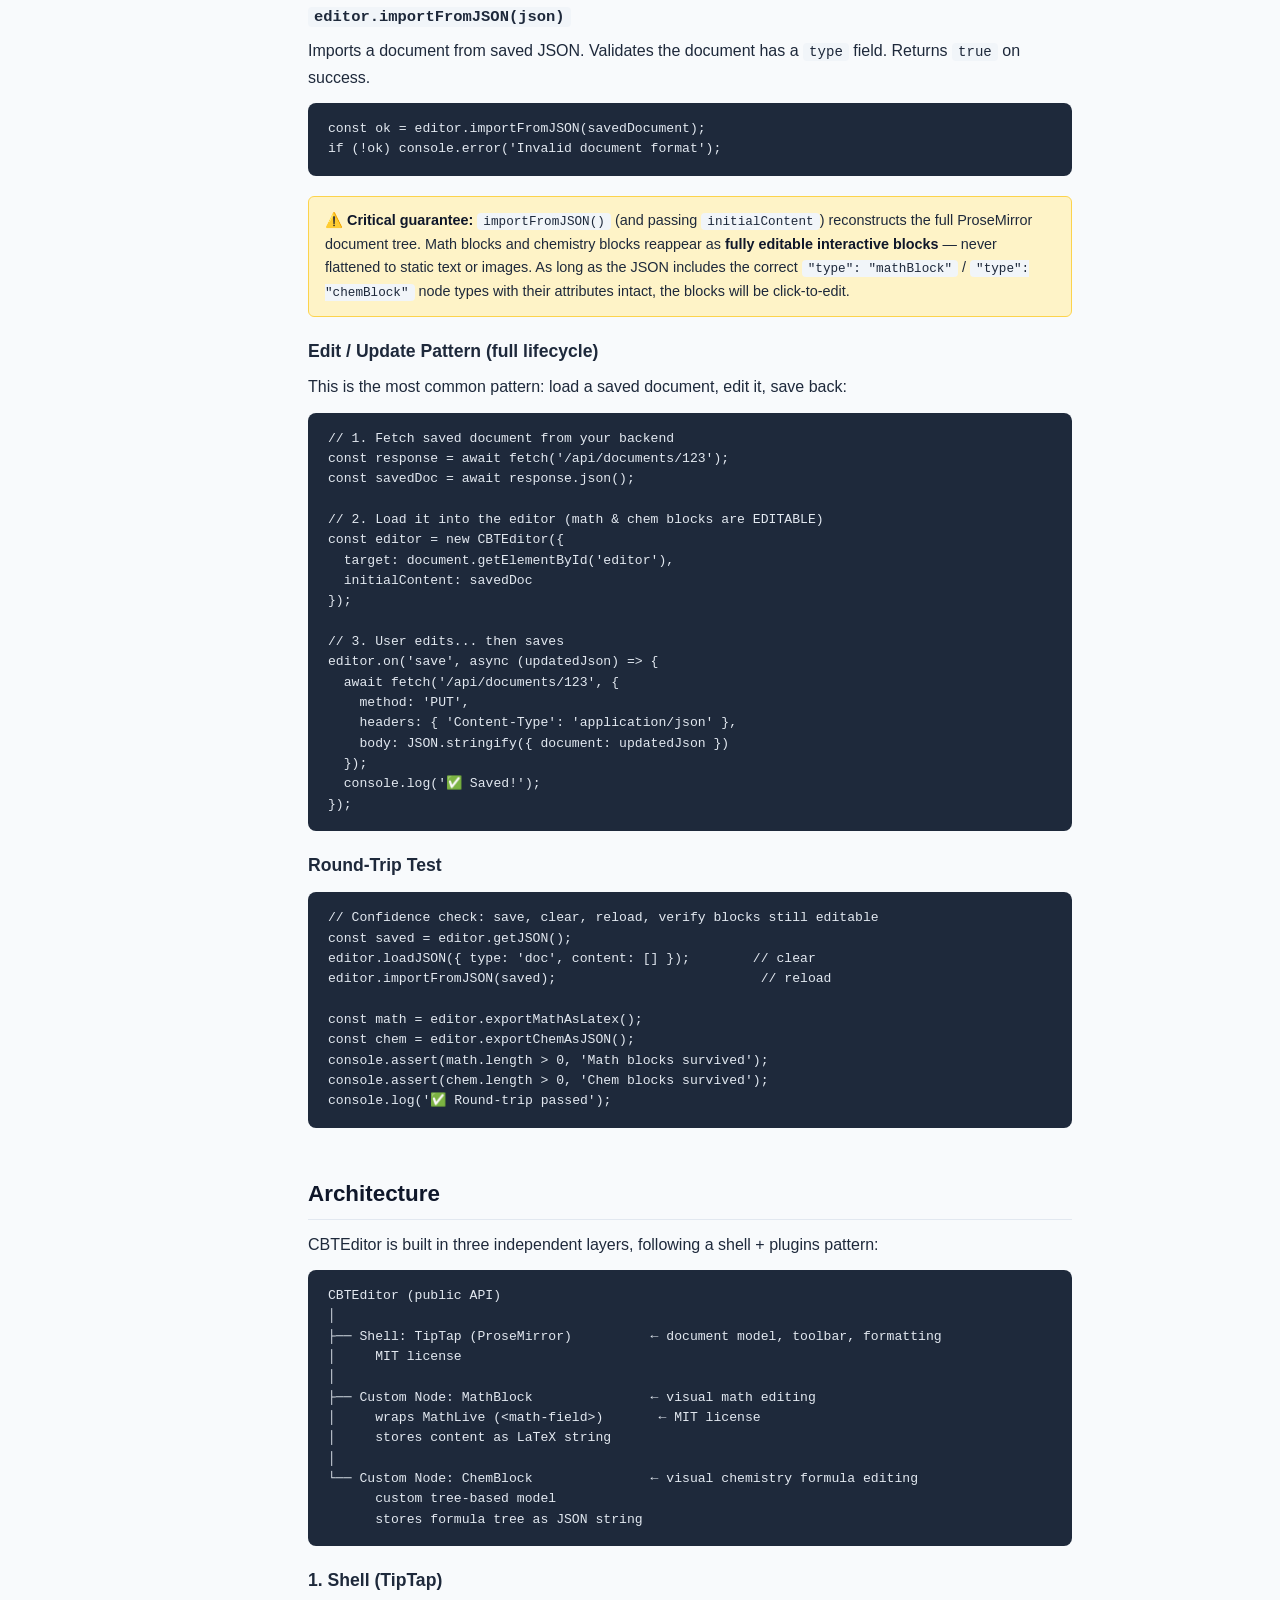
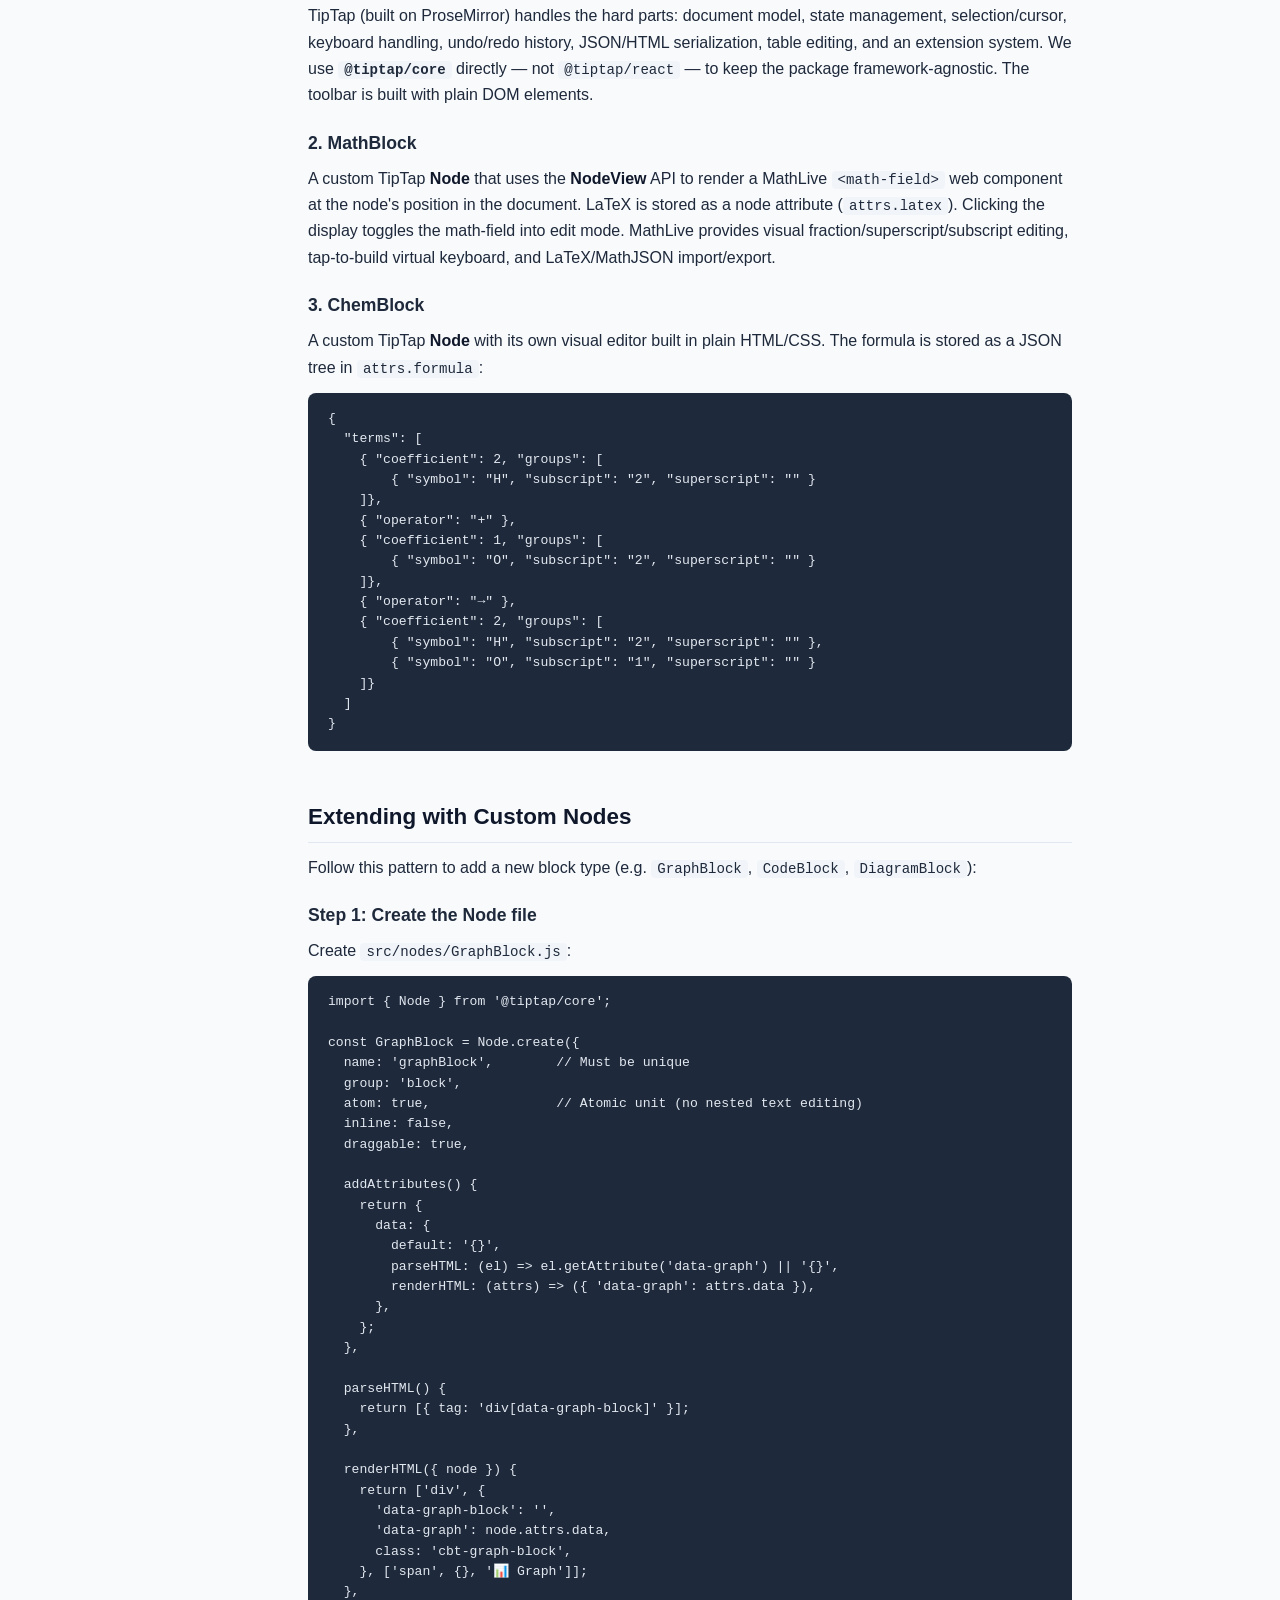
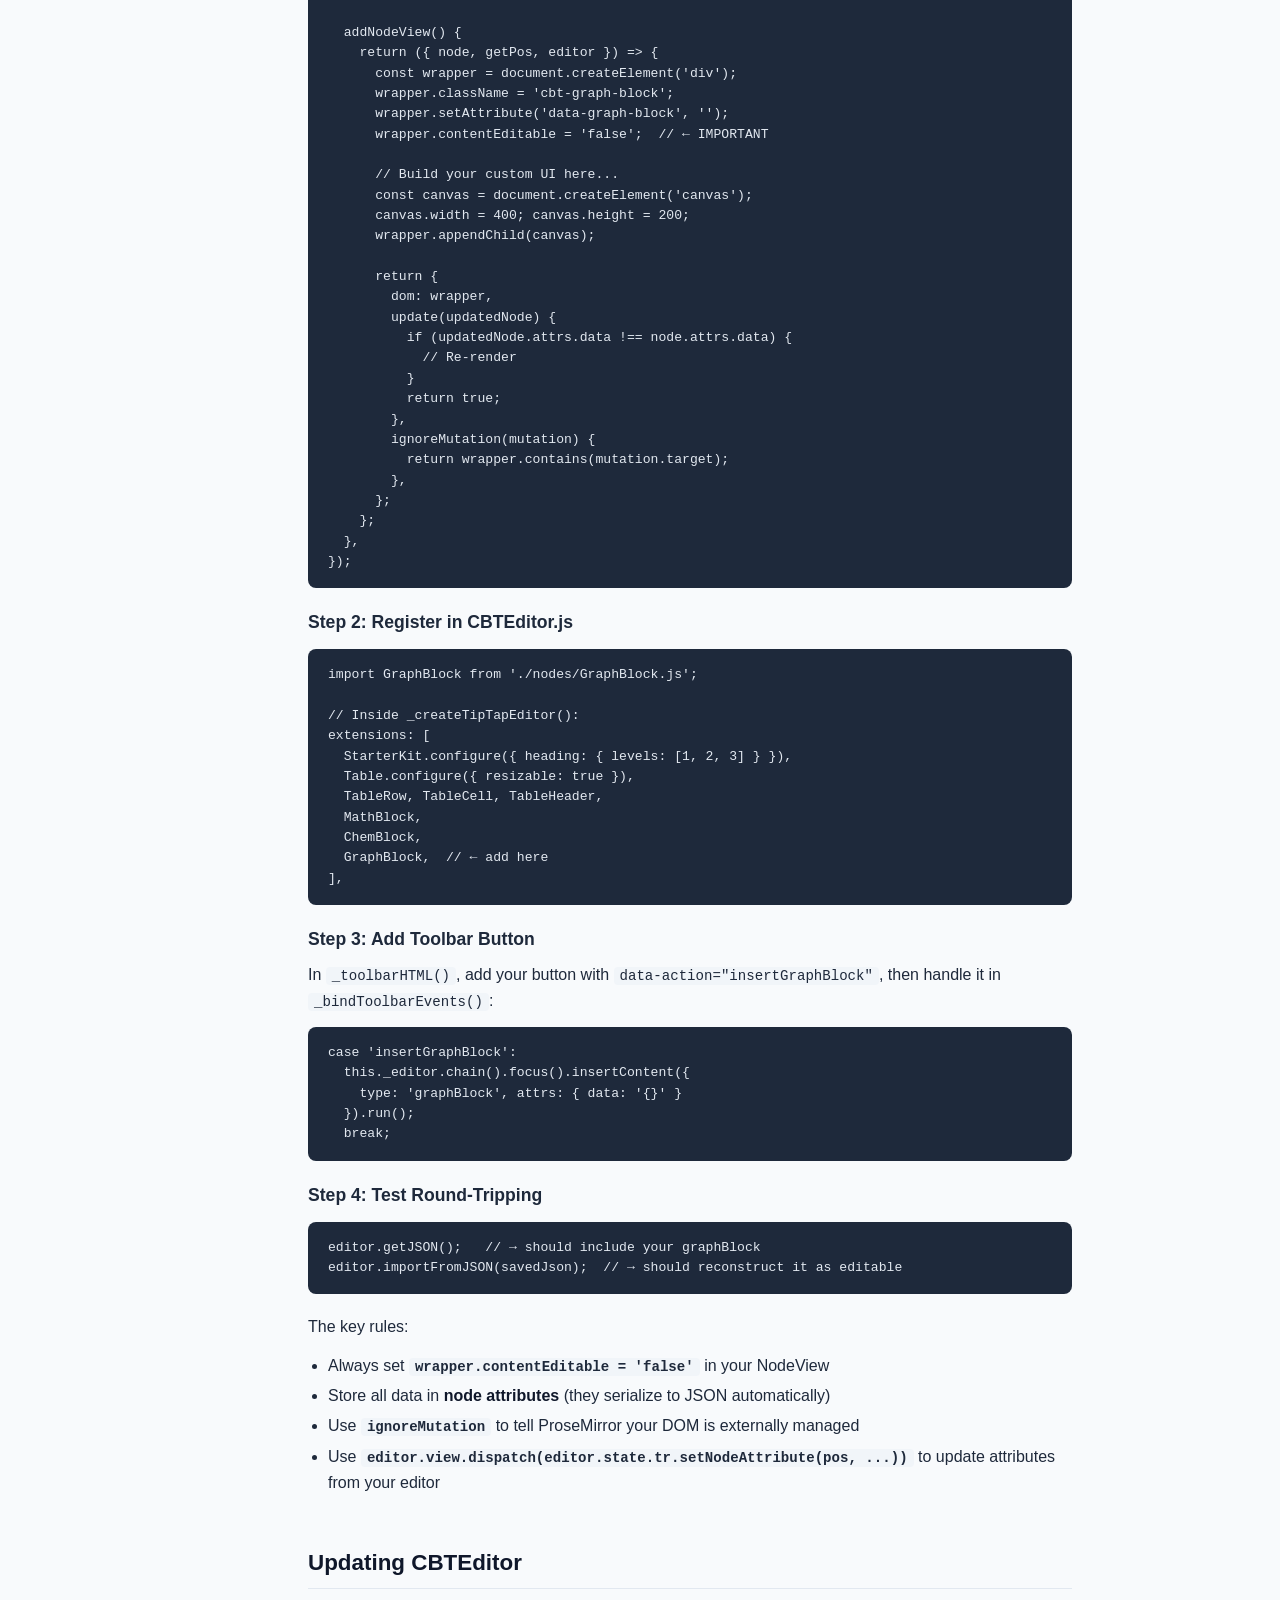
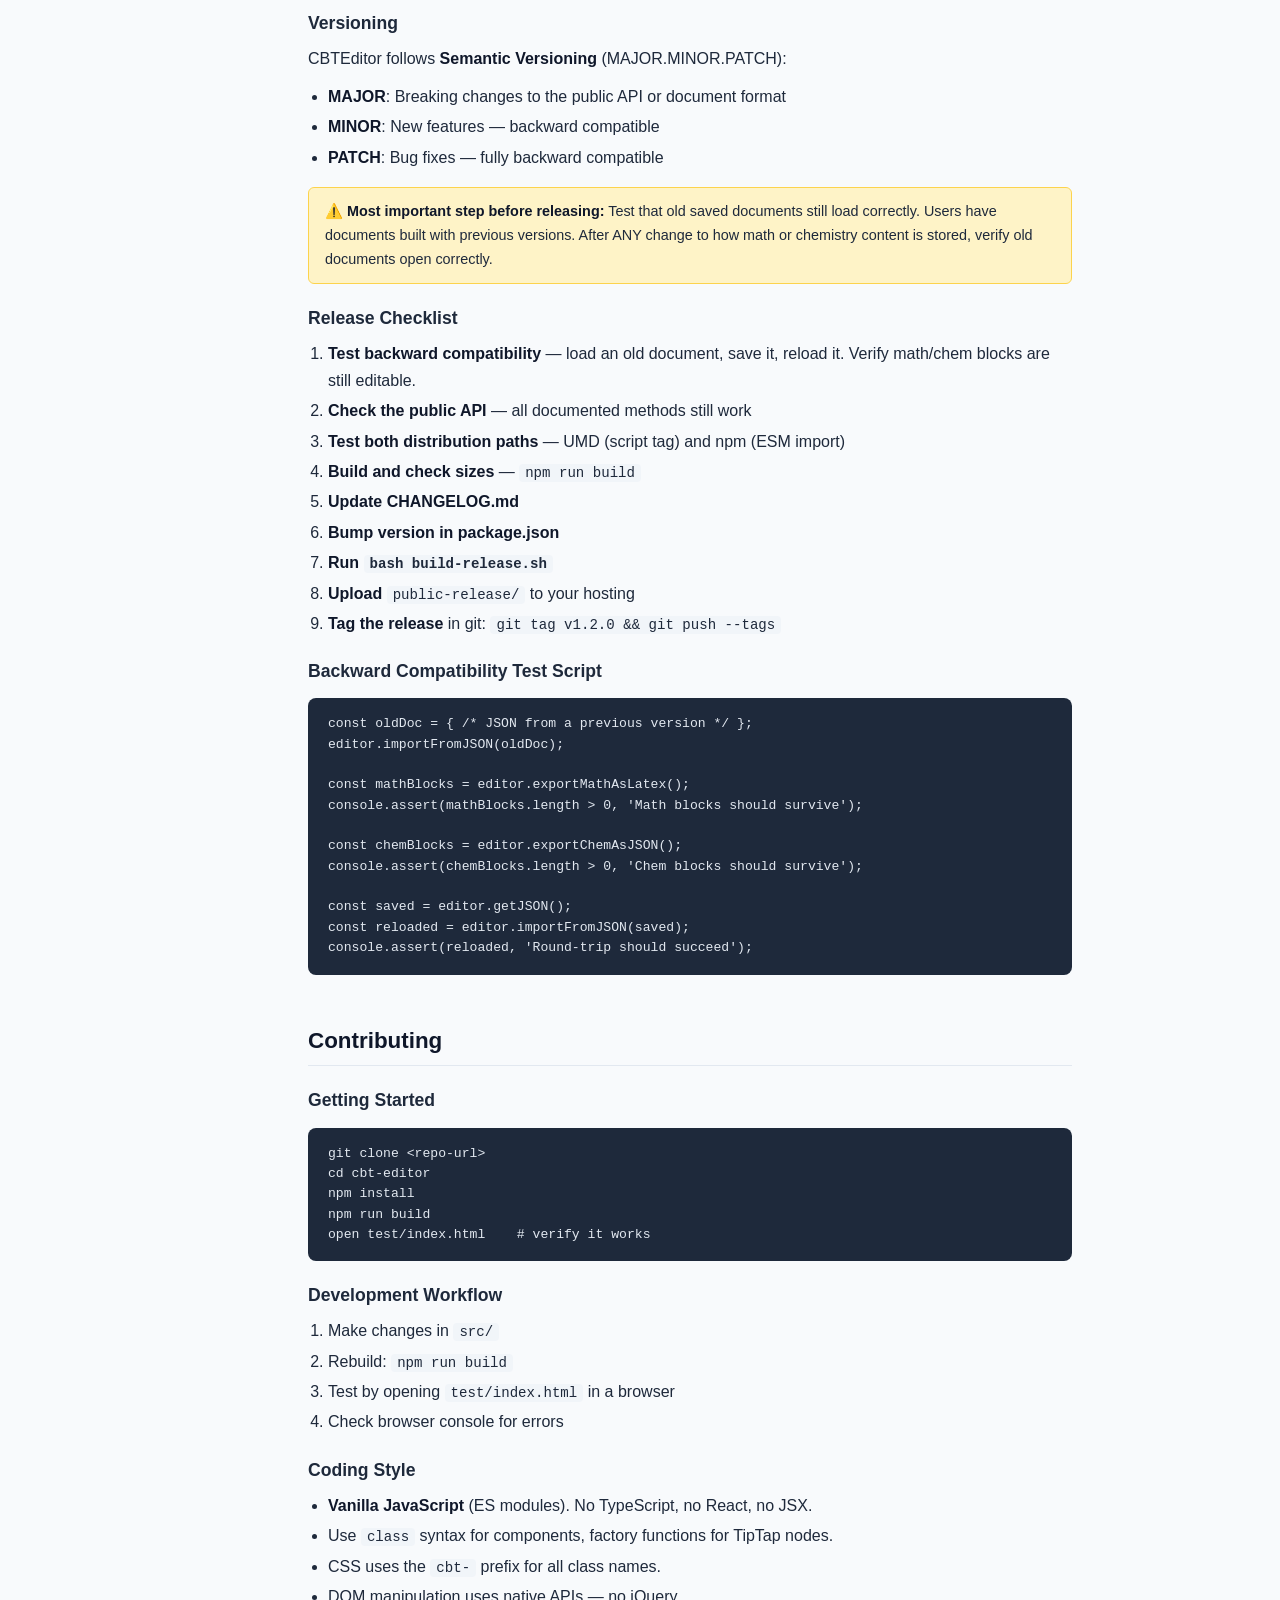
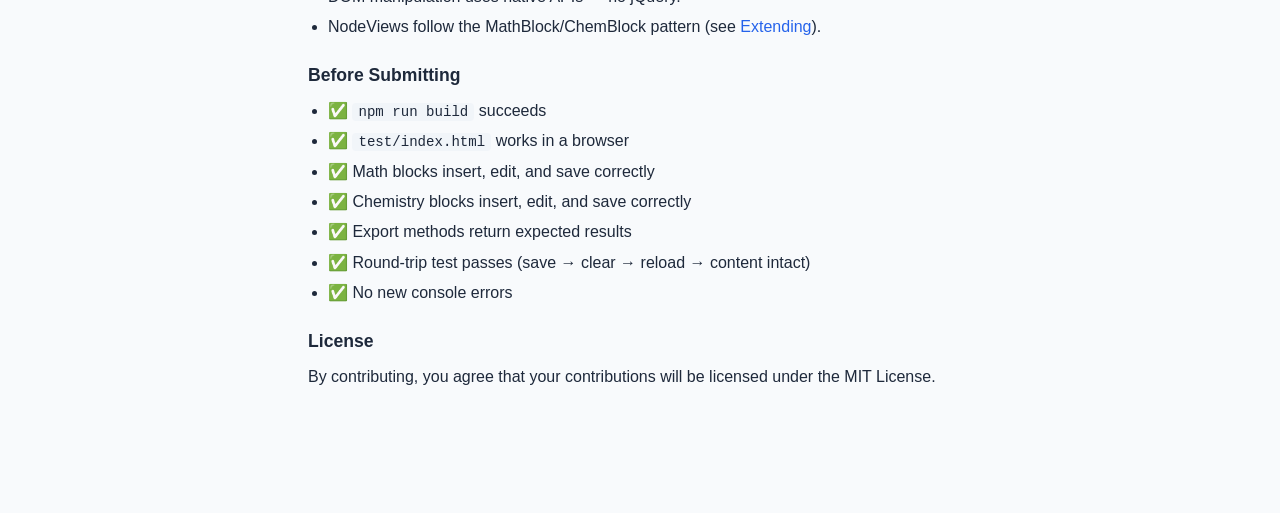
<file: docs.html>
<!DOCTYPE html>
<html lang="en">
<head>
  <meta charset="UTF-8">
  <meta name="viewport" content="width=device-width, initial-scale=1.0">
  <title>CBTEditor Docs — Free Math &amp; Chemistry Equation Editor for CBT Exams</title>
  <style>
    *, *::before, *::after { box-sizing: border-box; margin: 0; padding: 0; }

    body {
      font-family: -apple-system, BlinkMacSystemFont, 'Segoe UI', Roboto, 'Helvetica Neue', Arial, sans-serif;
      background: #f8fafc;
      color: #1e293b;
      line-height: 1.65;
      display: flex;
    }

    /* ── Sidebar ──────────────────────────────────── */
    .sidebar {
      width: 260px;
      min-width: 260px;
      height: 100vh;
      position: sticky;
      top: 0;
      background: #1e293b;
      color: #e2e8f0;
      padding: 24px 0;
      overflow-y: auto;
      font-size: 0.9rem;
    }
    .sidebar .brand {
      padding: 0 20px 20px;
      border-bottom: 1px solid #334155;
      margin-bottom: 12px;
    }
    .sidebar .brand h2 { font-size: 1.2rem; color: #fff; }
    .sidebar .brand a { color: #94a3b8; font-size: 0.8rem; text-decoration: none; }
    .sidebar .brand a:hover { color: #fff; }

    .sidebar nav a {
      display: block;
      padding: 8px 20px;
      color: #cbd5e1;
      text-decoration: none;
      border-left: 3px solid transparent;
      transition: background 0.15s, border-color 0.15s, color 0.15s;
      font-size: 0.88rem;
    }
    .sidebar nav a:hover { background: #334155; color: #fff; }
    .sidebar nav a.active {
      background: #334155;
      color: #fff;
      border-left-color: #3b82f6;
      font-weight: 600;
    }
    .sidebar nav .section-title {
      padding: 16px 20px 6px;
      font-size: 0.72rem;
      text-transform: uppercase;
      letter-spacing: 0.08em;
      color: #64748b;
      font-weight: 700;
    }

    /* ── Main content ─────────────────────────────── */
    .main {
      flex: 1;
      min-width: 0;
      padding: 40px 48px 80px;
      max-width: 860px;
    }
    .main section { margin-bottom: 48px; }

    .main h1 { font-size: 2rem; font-weight: 800; color: #0f172a; margin-bottom: 8px; }
    .main h2 { font-size: 1.4rem; font-weight: 700; color: #0f172a; margin: 28px 0 12px; padding-bottom: 6px; border-bottom: 1px solid #e2e8f0; }
    .main h3 { font-size: 1.1rem; font-weight: 600; color: #1e293b; margin: 20px 0 8px; }
    .main p { margin-bottom: 12px; }
    .main ul, .main ol { margin: 8px 0 16px 20px; }
    .main li { margin-bottom: 4px; }

    .main a { color: #2563eb; text-decoration: none; }
    .main a:hover { text-decoration: underline; }

    .main strong { color: #0f172a; }
    .main code {
      background: #f1f5f9;
      padding: 1px 6px;
      border-radius: 4px;
      font-family: 'SF Mono', 'Fira Code', 'Consolas', monospace;
      font-size: 0.88em;
      color: #1e293b;
    }
    .main pre {
      background: #1e293b;
      color: #e2e8f0;
      padding: 16px 20px;
      border-radius: 8px;
      overflow-x: auto;
      font-family: 'SF Mono', 'Fira Code', 'Consolas', monospace;
      font-size: 0.82rem;
      line-height: 1.55;
      margin: 12px 0 20px;
    }
    .main pre code {
      background: none;
      padding: 0;
      color: inherit;
      font-size: inherit;
    }

    .main table {
      border-collapse: collapse;
      width: 100%;
      margin: 12px 0 20px;
      font-size: 0.9rem;
    }
    .main table th, .main table td {
      border: 1px solid #e2e8f0;
      padding: 8px 12px;
      text-align: left;
    }
    .main table th { background: #f8fafc; font-weight: 600; }
    .main table tr:nth-child(even) td { background: #f8fafc; }

    .main .callout {
      background: #eff6ff;
      border: 1px solid #bfdbfe;
      border-radius: 6px;
      padding: 12px 16px;
      margin: 16px 0;
      font-size: 0.9rem;
    }
    .main .callout.warn {
      background: #fef3c7;
      border-color: #fcd34d;
    }

    /* ── Mobile ───────────────────────────────────── */
    @media (max-width: 768px) {
      body { flex-direction: column; }
      .sidebar {
        width: 100%; min-width: 100%; height: auto;
        position: static; padding: 12px 0;
      }
      .sidebar nav { display: flex; flex-wrap: wrap; gap: 2px; padding: 0 12px; }
      .sidebar nav .section-title { display: none; }
      .sidebar nav a { border-left: none; border-radius: 4px; padding: 6px 12px; font-size: 0.8rem; }
      .sidebar .brand { padding: 0 12px 10px; }
      .main { padding: 20px; }
    }
  </style>
</head>
<body>

<!-- ═══════════════════════════════════════════════════════════════ -->
<!-- SIDEBAR                                                       -->
<!-- ═══════════════════════════════════════════════════════════════ -->
<aside class="sidebar">
  <div class="brand">
    <h2>🧪 CBTEditor</h2>
    <a href="index.html">← Back to Home</a>
  </div>
  <nav id="sidebar-nav">
    <span class="section-title">Getting Started</span>
    <a href="#overview">Overview</a>
    <a href="#quick-start">Quick Start</a>
    <a href="#installation">Installation</a>
    <a href="demo.html">🎮 Live Demo</a>
    <a href="php-crud.html">PHP CRUD Guide</a>

    <span class="section-title">API</span>
    <a href="#usage">Usage &amp; API</a>
    <a href="#export-import">Export &amp; Import</a>

    <span class="section-title">Internals</span>
    <a href="#architecture">Architecture</a>
    <a href="#extending">Extending</a>

    <span class="section-title">Maintenance</span>
    <a href="#updating">Updating</a>
    <a href="#contributing">Contributing</a>
  </nav>
</aside>

<!-- ═══════════════════════════════════════════════════════════════ -->
<!-- MAIN CONTENT                                                  -->
<!-- ═══════════════════════════════════════════════════════════════ -->
<main class="main">

  <!-- ── OVERVIEW ──────────────────────────────────────────── -->
  <section id="overview">
    <h1>📚 CBTEditor Documentation</h1>
    <p>
      CBTEditor is a <strong>free, open-source</strong> (MIT) WYSIWYG editor with
      visual math and chemistry editing. Built on <strong>TipTap</strong> (ProseMirror) +
      <strong>MathLive</strong>. No framework required — drop a <code>&lt;script&gt;</code>
      tag into any HTML page, PHP template, or CMS.
    </p>

    <h3>Features</h3>
    <ul>
      <li><strong>Rich text</strong> — headings (H1–H3), bold, italic, bullet/numbered lists, tables</li>
      <li><strong>Visual math</strong> (📐) — tap-to-build equations using MathLive — fractions, superscripts, symbols, no LaTeX typing required</li>
      <li><strong>Visual chemistry</strong> (⚗️) — click-to-build formulas — subscripts, charges, reaction arrows</li>
      <li><strong>Save/Load</strong> — documents stored as JSON, fully serializable</li>
      <li><strong>Export</strong> — HTML, LaTeX (math), structured JSON (chemistry)</li>
      <li><strong>Undo/Redo</strong> — full history support</li>
      <li><strong>Framework-agnostic</strong> — one <code>.js</code> file, one <code>.css</code> file, works anywhere</li>
    </ul>

    <div class="callout">
      <strong>💡 What's in the box?</strong> <code>cbt-editor.min.js</code> (~1.1 MB),
      <code>cbt-editor.min.css</code> (~6 KB), and a <code>fonts/</code> directory for
      MathLive's KaTeX math fonts (~2 MB). That's it.
    </div>
  </section>

  <!-- ── QUICK START ───────────────────────────────────────── -->
  <section id="quick-start">
    <h2>Quick Start</h2>

    <h3>Option A: Plain <code>&lt;script&gt;</code> tag (no build tools)</h3>
    <p>Copy three things into your project and add 5 lines of HTML:</p>
    <pre><code>&lt;link rel="stylesheet" href="cbt-editor.min.css"&gt;
&lt;script src="cbt-editor.min.js"&gt;&lt;/script&gt;
&lt;div id="editor"&gt;&lt;/div&gt;
&lt;script&gt;
  CBTEditor.setMathLiveFontsDir('./fonts');
  const editor = new CBTEditor({ target: document.getElementById('editor') });
&lt;/script&gt;</code></pre>
    <p>Works in plain HTML, PHP, WordPress, any CMS. <strong>Zero build step.</strong></p>

    <h3>Option B: npm (if you use a bundler)</h3>
    <pre><code>npm install cbt-editor</code></pre>
    <pre><code>import CBTEditor from 'cbt-editor';
const editor = new CBTEditor({ target: document.getElementById('editor') });</code></pre>
  </section>

  <!-- ── INSTALLATION ──────────────────────────────────────── -->
  <section id="installation">
    <h2>Installation</h2>

    <h3>Option A: Plain <code>&lt;script&gt;</code> tag — No build tools</h3>
    <p>This is the primary path. Copy these into your project:</p>
    <pre><code>your-project/
├── cbt-editor.min.js    ← the editor bundle
├── cbt-editor.min.css   ← styles
└── fonts/               ← MathLive math fonts (required for rendering)</code></pre>
    <p>Then in any HTML or PHP page:</p>
    <pre><code>&lt;link rel="stylesheet" href="cbt-editor.min.css"&gt;
&lt;script src="cbt-editor.min.js"&gt;&lt;/script&gt;
&lt;div id="editor"&gt;&lt;/div&gt;
&lt;script&gt;
  CBTEditor.setMathLiveFontsDir('./fonts');
  new CBTEditor({ target: document.getElementById('editor') });
&lt;/script&gt;</code></pre>

    <h4>Using in PHP / WordPress</h4>
    <pre><code>&lt;link rel="stylesheet"
      href="&lt;?php echo get_template_directory_uri(); ?&gt;/cbt-editor/cbt-editor.min.css"&gt;
&lt;script src="&lt;?php echo get_template_directory_uri(); ?&gt;/cbt-editor/cbt-editor.min.js"&gt;&lt;/script&gt;

&lt;div id="my-editor"&gt;&lt;/div&gt;
&lt;script&gt;
CBTEditor.setMathLiveFontsDir(
  '&lt;?php echo get_template_directory_uri(); ?&gt;/cbt-editor/fonts'
);
new CBTEditor({ target: document.getElementById('my-editor') });
&lt;/script&gt;</code></pre>

    <h3>Option B: npm + bundler</h3>
    <pre><code>npm install cbt-editor</code></pre>
    <pre><code>import CBTEditor from 'cbt-editor';
import 'cbt-editor/dist/cbt-editor.min.css';

const editor = new CBTEditor({
  target: document.getElementById('editor')
});</code></pre>
    <p>Note: even with npm, you still need the <code>fonts/</code> directory accessible at a URL. Copy it from <code>node_modules/cbt-editor/dist/fonts/</code> to your public folder.</p>
  </section>

  <!-- ── USAGE ─────────────────────────────────────────────── -->
  <section id="usage">
    <h2>Usage &amp; API Reference</h2>

    <h3>Creating an Editor</h3>
    <pre><code>// The hidden input auto-syncs clean HTML (like CKEditor/TinyMCE).
// $_POST['content'] will be display-ready HTML — not JSON.
new CBTEditor({
  target: document.getElementById('editor'),  // REQUIRED
  name: 'content',                             // optional: reads from element
  value: savedDocumentJSON,                    // optional: pre-load for editing
  readOnly: false,                             // optional
  onChange: (json) => { /* json for re-editing */ }  // optional
});</code></pre>

    <h3>Options</h3>
    <table>
      <tr><th>Option</th><th>Type</th><th>Default</th><th>Description</th></tr>
      <tr><td><code>target</code></td><td><code>HTMLElement</code></td><td><em>required</em></td><td>The DOM element to mount the editor into. Reads <code>name</code> and <code>data-value</code> from the element.</td></tr>
      <tr><td><code>name</code></td><td><code>string</code></td><td><em>from element</em></td><td>Form field name. Creates <code>&lt;input type="hidden" name="X"&gt;</code> that auto-syncs <strong>clean HTML</strong>. Submit your form normally — <code>$_POST['X']</code> contains display-ready HTML.</td></tr>
      <tr><td><code>value</code></td><td><code>Object</code></td><td><code>null</code></td><td>JSON document to pre-load (for editing). Math/chem blocks come back editable.</td></tr>
      <tr><td><code>readOnly</code></td><td><code>boolean</code></td><td><code>false</code></td><td>Whether the editor is read-only</td></tr>
      <tr><td><code>onChange</code></td><td><code>Function</code></td><td><code>null</code></td><td>Called with document JSON on every change (for saving re-editable state)</td></tr>
    </table>

    <h3>Methods</h3>

    <p><strong><code>editor.getJSON()</code></strong> — Returns the full document as JSON (for re-editing later).</p>
    <pre><code>const json = editor.getJSON();  // store this for re-editing</code></pre>

    <p><strong><code>editor.getHTML()</code></strong> — Returns the document as display-ready HTML.</p>
    <pre><code>const html = editor.getHTML();   // &lt;p&gt;&lt;strong&gt;Hello&lt;/strong&gt;&lt;/p&gt;</code></pre>

    <p><strong><code>editor.loadJSON(json)</code></strong> — Loads a document from JSON (replaces current content).</p>
    <pre><code>editor.loadJSON(savedDocument);</code></pre>

    <p><strong><code>editor.setReadOnly(bool)</code></strong> — Toggles read-only mode.</p>
    <pre><code>editor.setReadOnly(true);  // disable editing
editor.setReadOnly(false); // enable editing</code></pre>

    <p><strong><code>editor.destroy()</code></strong> — Destroys the editor and cleans up the DOM.</p>
    <pre><code>editor.destroy();</code></pre>

    <p><strong><code>editor.on(event, callback)</code></strong> — Register an event listener (supports <code>'save'</code>).</p>
    <pre><code>editor.on('save', (json) => {
  fetch('/api/documents', { method: 'POST', body: JSON.stringify(json) });
});</code></pre>

    <h3>Static Method</h3>
    <p><strong><code>CBTEditor.displayHTML(json)</code></strong> — Static method: converts saved JSON to clean display HTML. No editor instance needed.</p>
    <pre><code>const html = CBTEditor.displayHTML(savedJSON);
document.getElementById('preview').innerHTML = html;</code></pre>
  </section>

  <!-- ── EXPORT / IMPORT ───────────────────────────────────── -->
  <section id="export-import">
    <h2>Export &amp; Import</h2>

    <h3><code>editor.exportToHTML()</code></h3>
    <p>Returns the document as an HTML string, suitable for PDF generation or web display.</p>
    <pre><code>const html = editor.exportToHTML();</code></pre>

    <h3><code>editor.exportMathAsLatex()</code></h3>
    <p>Extracts LaTeX strings from all MathBlocks in the document. Returns an array of <code>{ latex: string }</code> objects.</p>
    <pre><code>const mathBlocks = editor.exportMathAsLatex();
// [{ latex: "x = \\frac{-b \\pm \\sqrt{b^2-4ac}}{2a}" }]
mathBlocks.forEach(m => console.log(m.latex));</code></pre>

    <h3><code>editor.exportChemAsJSON()</code></h3>
    <p>Extracts the chemistry formula tree from all ChemBlocks. Returns an array of parsed formula objects.</p>
    <pre><code>const chemBlocks = editor.exportChemAsJSON();
// [{ terms: [{ coefficient: 2, groups: [...] }, ...] }]
chemBlocks.forEach(c => console.log(c.terms));</code></pre>

    <h3><code>editor.importFromJSON(json)</code></h3>
    <p>Imports a document from saved JSON. Validates the document has a <code>type</code> field. Returns <code>true</code> on success.</p>
    <pre><code>const ok = editor.importFromJSON(savedDocument);
if (!ok) console.error('Invalid document format');</code></pre>

    <div class="callout warn">
      <strong>⚠️ Critical guarantee:</strong> <code>importFromJSON()</code> (and passing <code>initialContent</code>)
      reconstructs the full ProseMirror document tree. Math blocks and chemistry blocks
      reappear as <strong>fully editable interactive blocks</strong> — never flattened to static
      text or images. As long as the JSON includes the correct <code>"type": "mathBlock"</code>
      / <code>"type": "chemBlock"</code> node types with their attributes intact, the blocks
      will be click-to-edit.
    </div>

    <h3>Edit / Update Pattern (full lifecycle)</h3>
    <p>This is the most common pattern: load a saved document, edit it, save back:</p>
    <pre><code>// 1. Fetch saved document from your backend
const response = await fetch('/api/documents/123');
const savedDoc = await response.json();

// 2. Load it into the editor (math & chem blocks are EDITABLE)
const editor = new CBTEditor({
  target: document.getElementById('editor'),
  initialContent: savedDoc
});

// 3. User edits... then saves
editor.on('save', async (updatedJson) => {
  await fetch('/api/documents/123', {
    method: 'PUT',
    headers: { 'Content-Type': 'application/json' },
    body: JSON.stringify({ document: updatedJson })
  });
  console.log('✅ Saved!');
});</code></pre>

    <h3>Round-Trip Test</h3>
    <pre><code>// Confidence check: save, clear, reload, verify blocks still editable
const saved = editor.getJSON();
editor.loadJSON({ type: 'doc', content: [] });        // clear
editor.importFromJSON(saved);                          // reload

const math = editor.exportMathAsLatex();
const chem = editor.exportChemAsJSON();
console.assert(math.length > 0, 'Math blocks survived');
console.assert(chem.length > 0, 'Chem blocks survived');
console.log('✅ Round-trip passed');</code></pre>
  </section>

  <!-- ── ARCHITECTURE ──────────────────────────────────────── -->
  <section id="architecture">
    <h2>Architecture</h2>
    <p>CBTEditor is built in three independent layers, following a shell + plugins pattern:</p>
    <pre><code>CBTEditor (public API)
│
├── Shell: TipTap (ProseMirror)          ← document model, toolbar, formatting
│     MIT license
│
├── Custom Node: MathBlock               ← visual math editing
│     wraps MathLive (&lt;math-field&gt;)       ← MIT license
│     stores content as LaTeX string
│
└── Custom Node: ChemBlock               ← visual chemistry formula editing
      custom tree-based model
      stores formula tree as JSON string</code></pre>

    <h3>1. Shell (TipTap)</h3>
    <p>TipTap (built on ProseMirror) handles the hard parts: document model, state management, selection/cursor, keyboard handling, undo/redo history, JSON/HTML serialization, table editing, and an extension system. We use <strong><code>@tiptap/core</code></strong> directly — not <code>@tiptap/react</code> — to keep the package framework-agnostic. The toolbar is built with plain DOM elements.</p>

    <h3>2. MathBlock</h3>
    <p>A custom TipTap <strong>Node</strong> that uses the <strong>NodeView</strong> API to render a MathLive <code>&lt;math-field&gt;</code> web component at the node's position in the document. LaTeX is stored as a node attribute (<code>attrs.latex</code>). Clicking the display toggles the math-field into edit mode. MathLive provides visual fraction/superscript/subscript editing, tap-to-build virtual keyboard, and LaTeX/MathJSON import/export.</p>

    <h3>3. ChemBlock</h3>
    <p>A custom TipTap <strong>Node</strong> with its own visual editor built in plain HTML/CSS. The formula is stored as a JSON tree in <code>attrs.formula</code>:</p>
    <pre><code>{
  "terms": [
    { "coefficient": 2, "groups": [
        { "symbol": "H", "subscript": "2", "superscript": "" }
    ]},
    { "operator": "+" },
    { "coefficient": 1, "groups": [
        { "symbol": "O", "subscript": "2", "superscript": "" }
    ]},
    { "operator": "→" },
    { "coefficient": 2, "groups": [
        { "symbol": "H", "subscript": "2", "superscript": "" },
        { "symbol": "O", "subscript": "1", "superscript": "" }
    ]}
  ]
}</code></pre>
  </section>

  <!-- ── EXTENDING ─────────────────────────────────────────── -->
  <section id="extending">
    <h2>Extending with Custom Nodes</h2>

    <p>Follow this pattern to add a new block type (e.g. <code>GraphBlock</code>, <code>CodeBlock</code>, <code>DiagramBlock</code>):</p>

    <h3>Step 1: Create the Node file</h3>
    <p>Create <code>src/nodes/GraphBlock.js</code>:</p>
    <pre><code>import { Node } from '@tiptap/core';

const GraphBlock = Node.create({
  name: 'graphBlock',        // Must be unique
  group: 'block',
  atom: true,                // Atomic unit (no nested text editing)
  inline: false,
  draggable: true,

  addAttributes() {
    return {
      data: {
        default: '{}',
        parseHTML: (el) => el.getAttribute('data-graph') || '{}',
        renderHTML: (attrs) => ({ 'data-graph': attrs.data }),
      },
    };
  },

  parseHTML() {
    return [{ tag: 'div[data-graph-block]' }];
  },

  renderHTML({ node }) {
    return ['div', {
      'data-graph-block': '',
      'data-graph': node.attrs.data,
      class: 'cbt-graph-block',
    }, ['span', {}, '📊 Graph']];
  },

  addNodeView() {
    return ({ node, getPos, editor }) => {
      const wrapper = document.createElement('div');
      wrapper.className = 'cbt-graph-block';
      wrapper.setAttribute('data-graph-block', '');
      wrapper.contentEditable = 'false';  // ← IMPORTANT

      // Build your custom UI here...
      const canvas = document.createElement('canvas');
      canvas.width = 400; canvas.height = 200;
      wrapper.appendChild(canvas);

      return {
        dom: wrapper,
        update(updatedNode) {
          if (updatedNode.attrs.data !== node.attrs.data) {
            // Re-render
          }
          return true;
        },
        ignoreMutation(mutation) {
          return wrapper.contains(mutation.target);
        },
      };
    };
  },
});</code></pre>

    <h3>Step 2: Register in CBTEditor.js</h3>
    <pre><code>import GraphBlock from './nodes/GraphBlock.js';

// Inside _createTipTapEditor():
extensions: [
  StarterKit.configure({ heading: { levels: [1, 2, 3] } }),
  Table.configure({ resizable: true }),
  TableRow, TableCell, TableHeader,
  MathBlock,
  ChemBlock,
  GraphBlock,  // ← add here
],</code></pre>

    <h3>Step 3: Add Toolbar Button</h3>
    <p>In <code>_toolbarHTML()</code>, add your button with <code>data-action="insertGraphBlock"</code>, then handle it in <code>_bindToolbarEvents()</code>:</p>
    <pre><code>case 'insertGraphBlock':
  this._editor.chain().focus().insertContent({
    type: 'graphBlock', attrs: { data: '{}' }
  }).run();
  break;</code></pre>

    <h3>Step 4: Test Round-Tripping</h3>
    <pre><code>editor.getJSON();   // → should include your graphBlock
editor.importFromJSON(savedJson);  // → should reconstruct it as editable</code></pre>

    <p>The key rules:</p>
    <ul>
      <li>Always set <strong><code>wrapper.contentEditable = 'false'</code></strong> in your NodeView</li>
      <li>Store all data in <strong>node attributes</strong> (they serialize to JSON automatically)</li>
      <li>Use <strong><code>ignoreMutation</code></strong> to tell ProseMirror your DOM is externally managed</li>
      <li>Use <strong><code>editor.view.dispatch(editor.state.tr.setNodeAttribute(pos, ...))</code></strong> to update attributes from your editor</li>
    </ul>
  </section>

  <!-- ── UPDATING ──────────────────────────────────────────── -->
  <section id="updating">
    <h2>Updating CBTEditor</h2>

    <h3>Versioning</h3>
    <p>CBTEditor follows <strong>Semantic Versioning</strong> (MAJOR.MINOR.PATCH):</p>
    <ul>
      <li><strong>MAJOR</strong>: Breaking changes to the public API or document format</li>
      <li><strong>MINOR</strong>: New features — backward compatible</li>
      <li><strong>PATCH</strong>: Bug fixes — fully backward compatible</li>
    </ul>

    <div class="callout warn">
      <strong>⚠️ Most important step before releasing:</strong> Test that old saved documents still load correctly. Users have documents built with previous versions. After ANY change to how math or chemistry content is stored, verify old documents open correctly.
    </div>

    <h3>Release Checklist</h3>
    <ol>
      <li><strong>Test backward compatibility</strong> — load an old document, save it, reload it. Verify math/chem blocks are still editable.</li>
      <li><strong>Check the public API</strong> — all documented methods still work</li>
      <li><strong>Test both distribution paths</strong> — UMD (script tag) and npm (ESM import)</li>
      <li><strong>Build and check sizes</strong> — <code>npm run build</code></li>
      <li><strong>Update CHANGELOG.md</strong></li>
      <li><strong>Bump version in package.json</strong></li>
      <li><strong>Run <code>bash build-release.sh</code></strong></li>
      <li><strong>Upload</strong> <code>public-release/</code> to your hosting</li>
      <li><strong>Tag the release</strong> in git: <code>git tag v1.2.0 && git push --tags</code></li>
    </ol>

    <h3>Backward Compatibility Test Script</h3>
    <pre><code>const oldDoc = { /* JSON from a previous version */ };
editor.importFromJSON(oldDoc);

const mathBlocks = editor.exportMathAsLatex();
console.assert(mathBlocks.length > 0, 'Math blocks should survive');

const chemBlocks = editor.exportChemAsJSON();
console.assert(chemBlocks.length > 0, 'Chem blocks should survive');

const saved = editor.getJSON();
const reloaded = editor.importFromJSON(saved);
console.assert(reloaded, 'Round-trip should succeed');</code></pre>
  </section>

  <!-- ── CONTRIBUTING ──────────────────────────────────────── -->
  <section id="contributing">
    <h2>Contributing</h2>

    <h3>Getting Started</h3>
    <pre><code>git clone &lt;repo-url&gt;
cd cbt-editor
npm install
npm run build
open test/index.html    # verify it works</code></pre>

    <h3>Development Workflow</h3>
    <ol>
      <li>Make changes in <code>src/</code></li>
      <li>Rebuild: <code>npm run build</code></li>
      <li>Test by opening <code>test/index.html</code> in a browser</li>
      <li>Check browser console for errors</li>
    </ol>

    <h3>Coding Style</h3>
    <ul>
      <li><strong>Vanilla JavaScript</strong> (ES modules). No TypeScript, no React, no JSX.</li>
      <li>Use <code>class</code> syntax for components, factory functions for TipTap nodes.</li>
      <li>CSS uses the <code>cbt-</code> prefix for all class names.</li>
      <li>DOM manipulation uses native APIs — no jQuery.</li>
      <li>NodeViews follow the MathBlock/ChemBlock pattern (see <a href="#extending">Extending</a>).</li>
    </ul>

    <h3>Before Submitting</h3>
    <ul>
      <li>✅ <code>npm run build</code> succeeds</li>
      <li>✅ <code>test/index.html</code> works in a browser</li>
      <li>✅ Math blocks insert, edit, and save correctly</li>
      <li>✅ Chemistry blocks insert, edit, and save correctly</li>
      <li>✅ Export methods return expected results</li>
      <li>✅ Round-trip test passes (save → clear → reload → content intact)</li>
      <li>✅ No new console errors</li>
    </ul>

    <h3>License</h3>
    <p>By contributing, you agree that your contributions will be licensed under the MIT License.</p>
  </section>

</main>

<!-- ═══════════════════════════════════════════════════════════════ -->
<!-- SIDEBAR ACTIVE STATE SCRIPT                                    -->
<!-- ═══════════════════════════════════════════════════════════════ -->
<script>
  // Highlight the current section in the sidebar
  const navLinks = document.querySelectorAll('#sidebar-nav a');
  const sections = document.querySelectorAll('main section[id]');

  function updateActiveLink() {
    let currentId = '';
    const scrollY = window.scrollY + 80;

    sections.forEach(section => {
      if (section.offsetTop <= scrollY) {
        currentId = section.id;
      }
    });

    navLinks.forEach(link => {
      link.classList.toggle('active', link.getAttribute('href') === '#' + currentId);
    });
  }

  window.addEventListener('scroll', updateActiveLink);
  updateActiveLink();

  // Smooth scroll for sidebar links (hash links only — page links navigate normally)
  navLinks.forEach(link => {
    link.addEventListener('click', (e) => {
      const href = link.getAttribute('href');
      if (!href || !href.startsWith('#')) return;  // let page links navigate
      e.preventDefault();
      const id = href.substring(1);
      const target = document.getElementById(id);
      if (target) {
        target.scrollIntoView({ behavior: 'smooth', block: 'start' });
        history.replaceState(null, '', '#' + id);
      }
    });
  });

  // Handle hash on page load
  if (window.location.hash) {
    setTimeout(() => {
      const id = window.location.hash.substring(1);
      const target = document.getElementById(id);
      if (target) target.scrollIntoView({ block: 'start' });
    }, 100);
  }
</script>

</body>
</html>
</file>
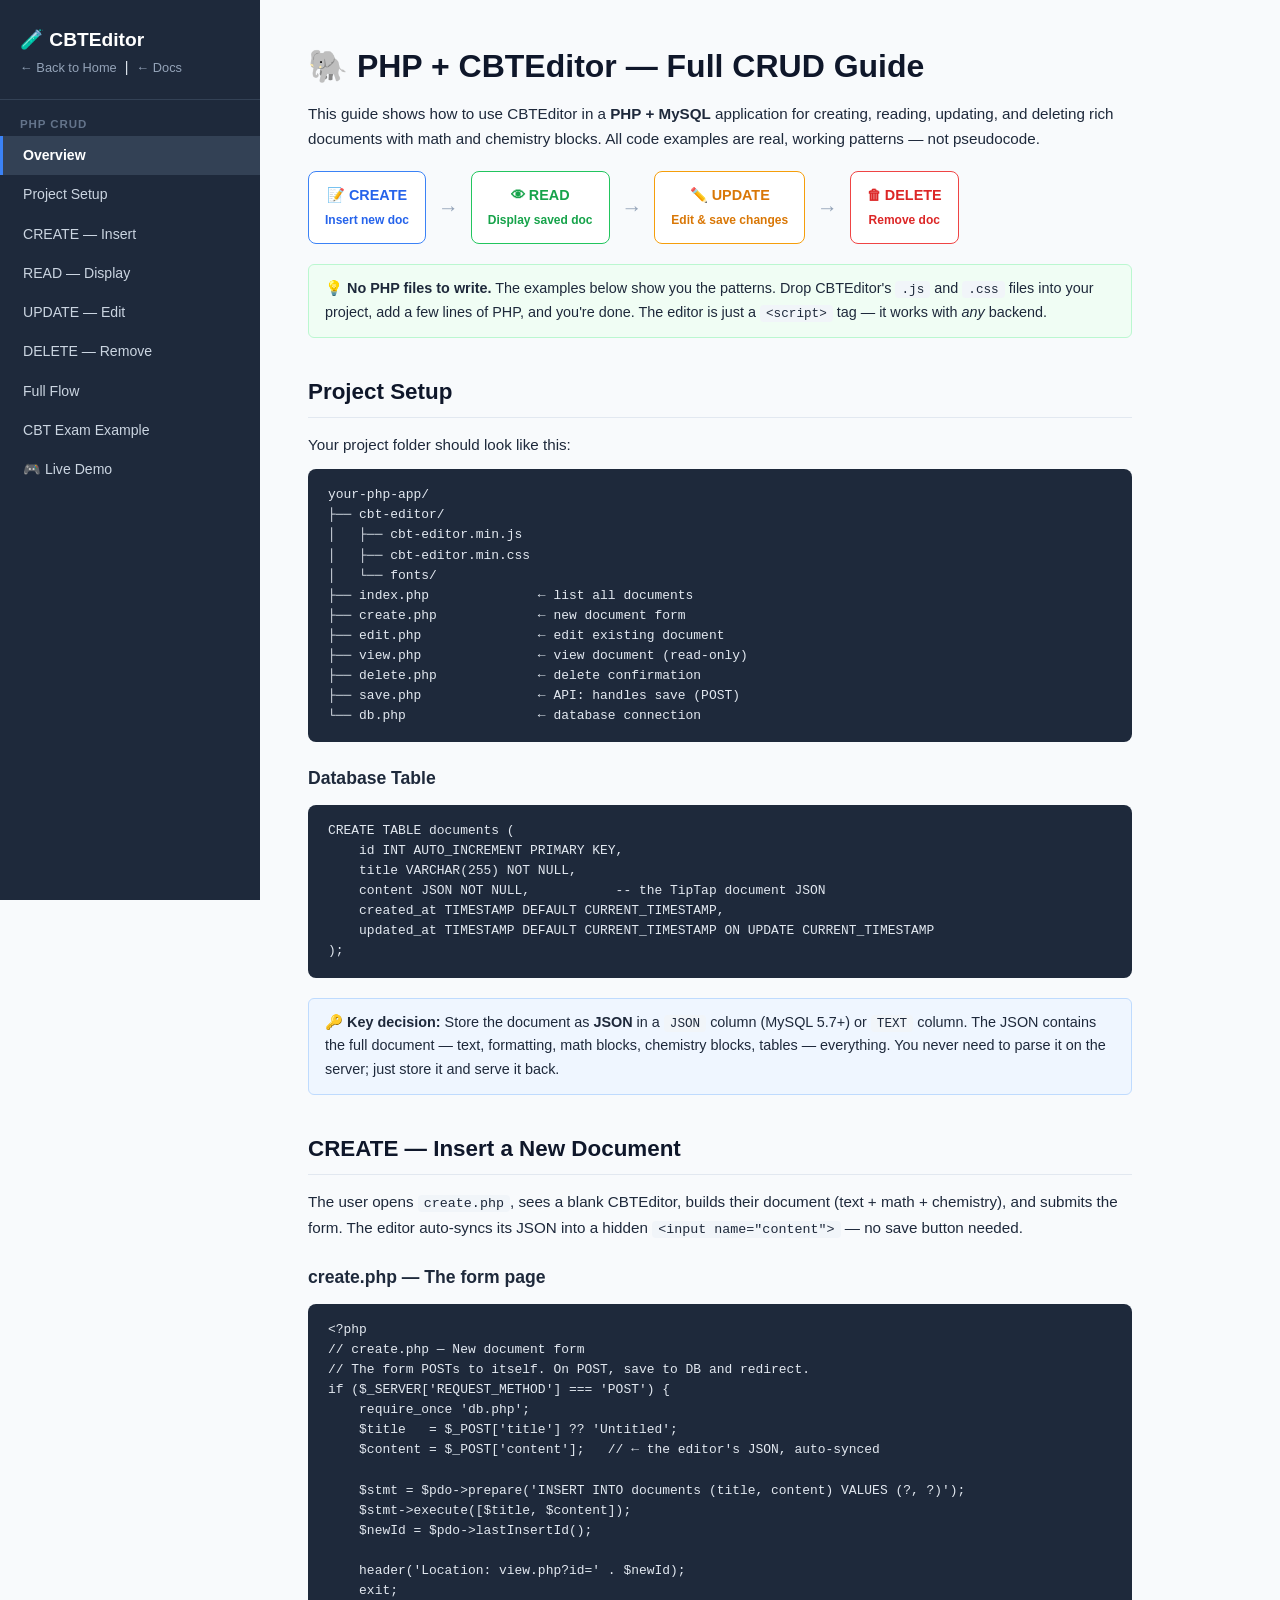
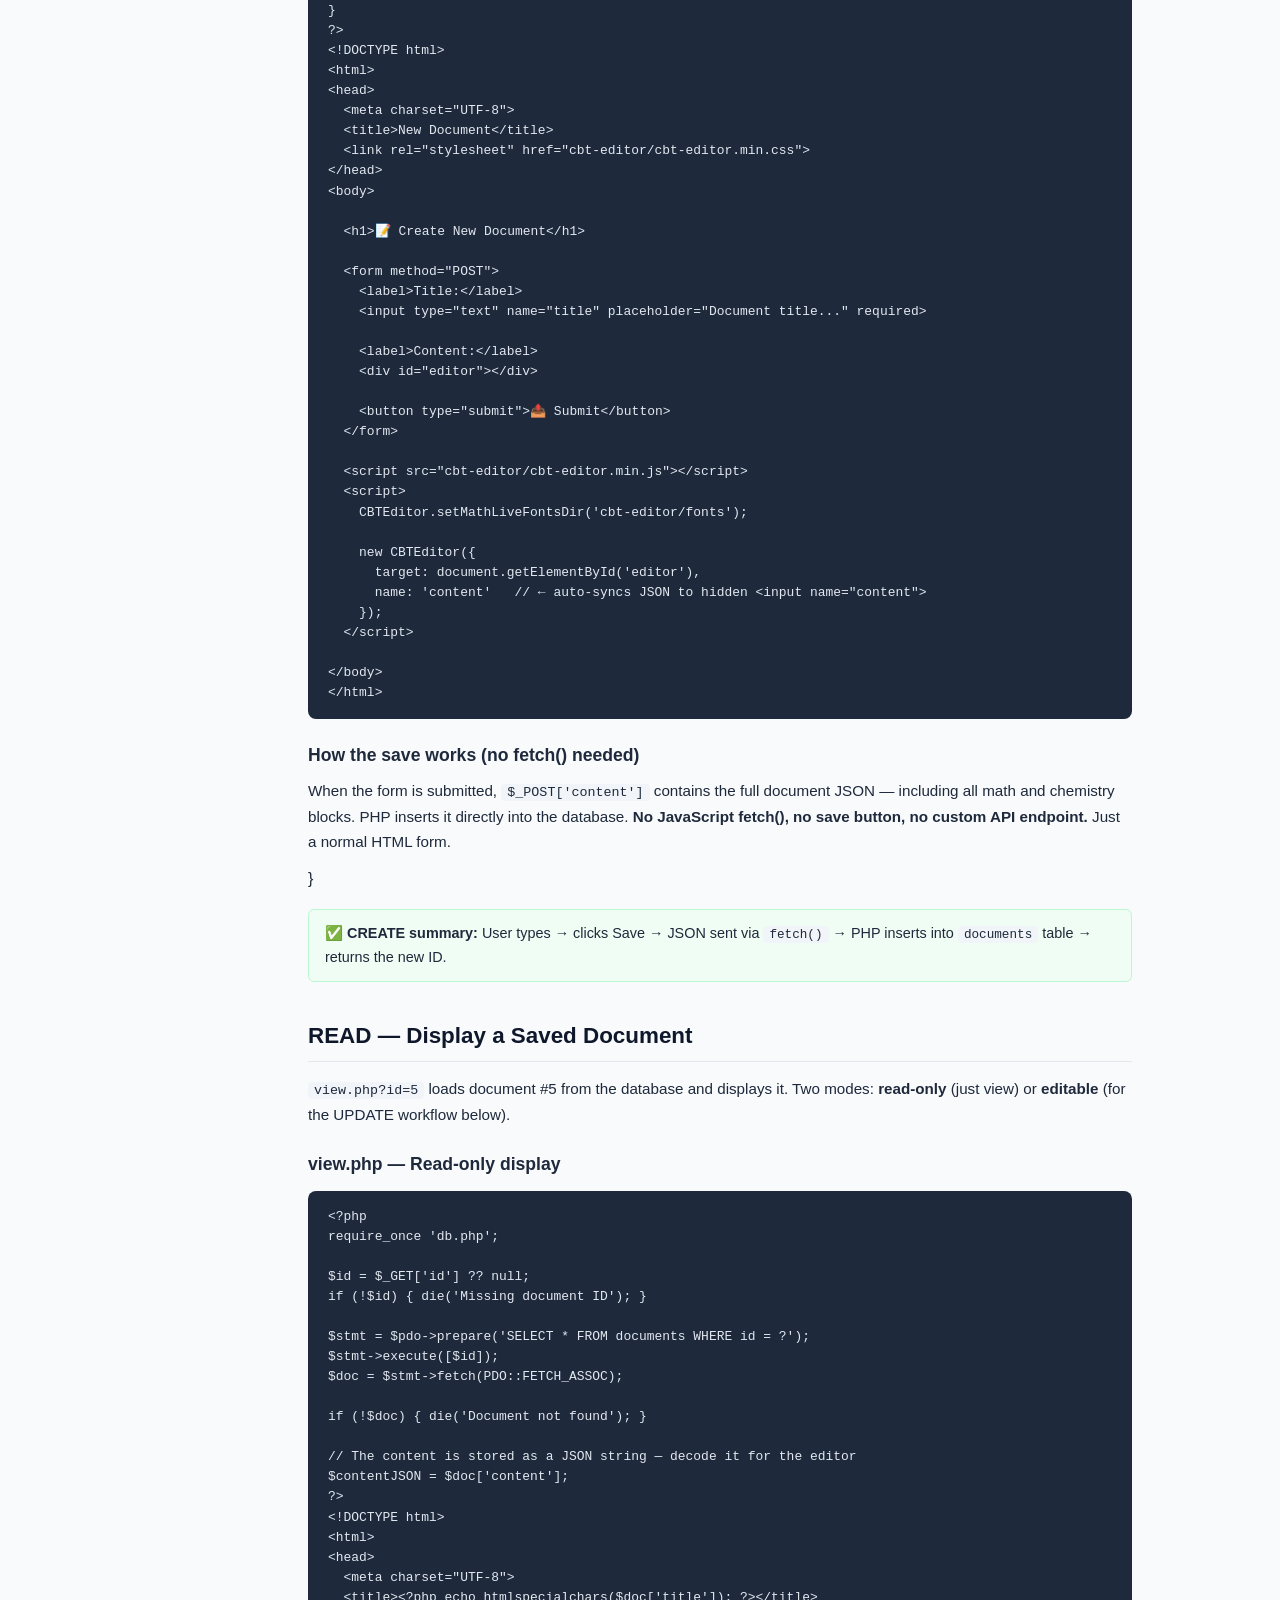
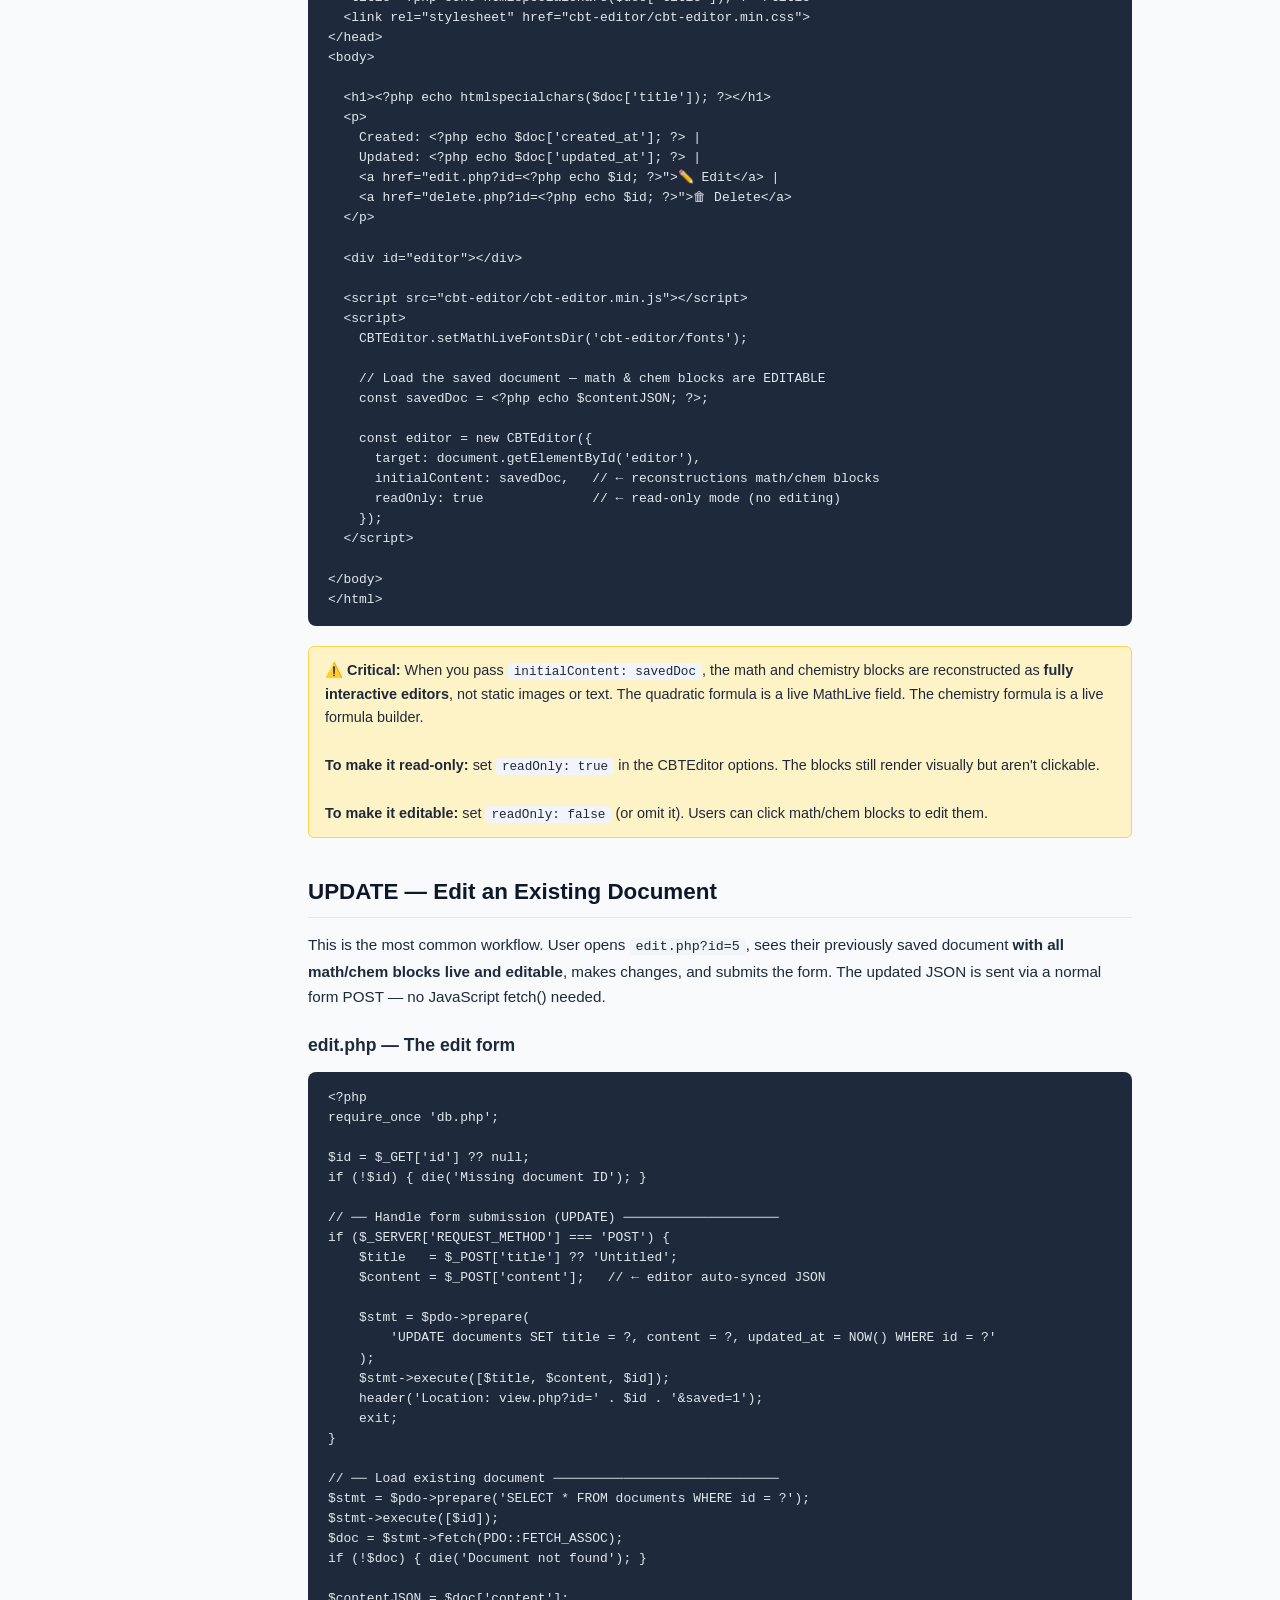
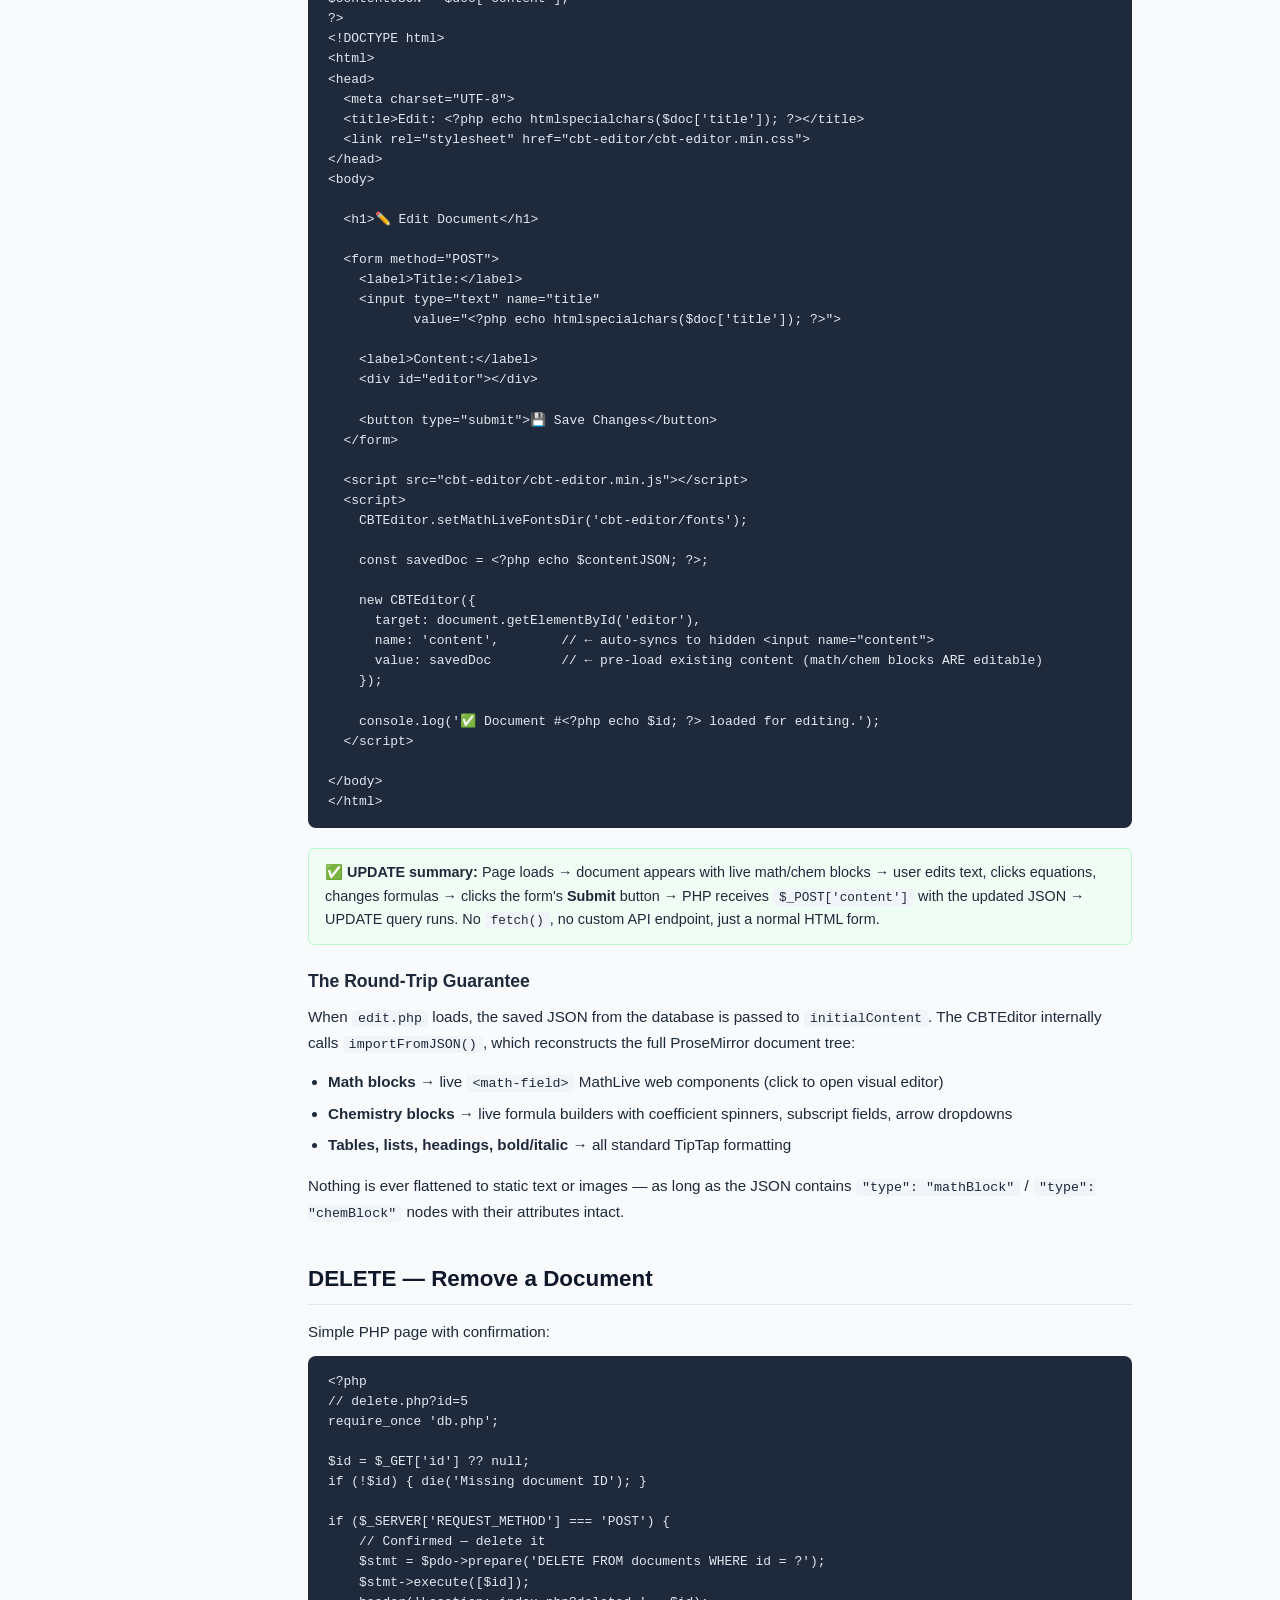
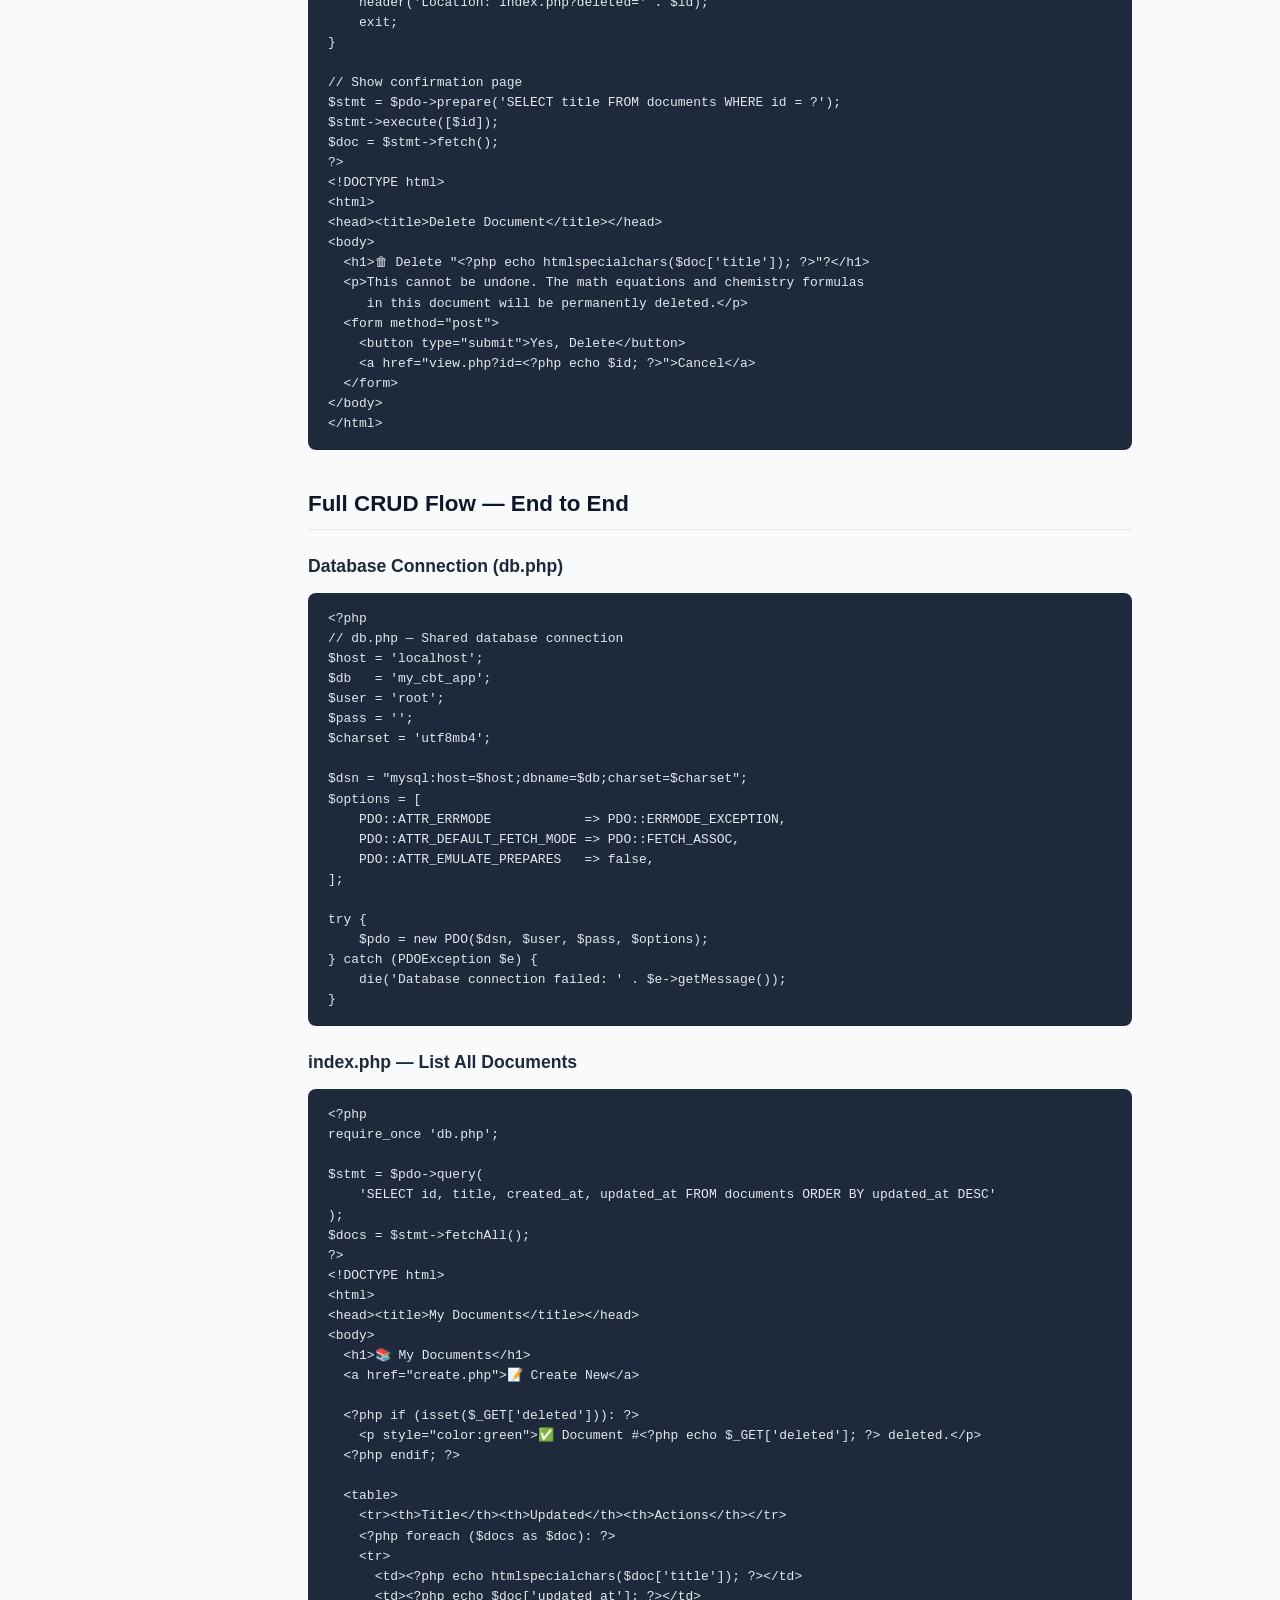
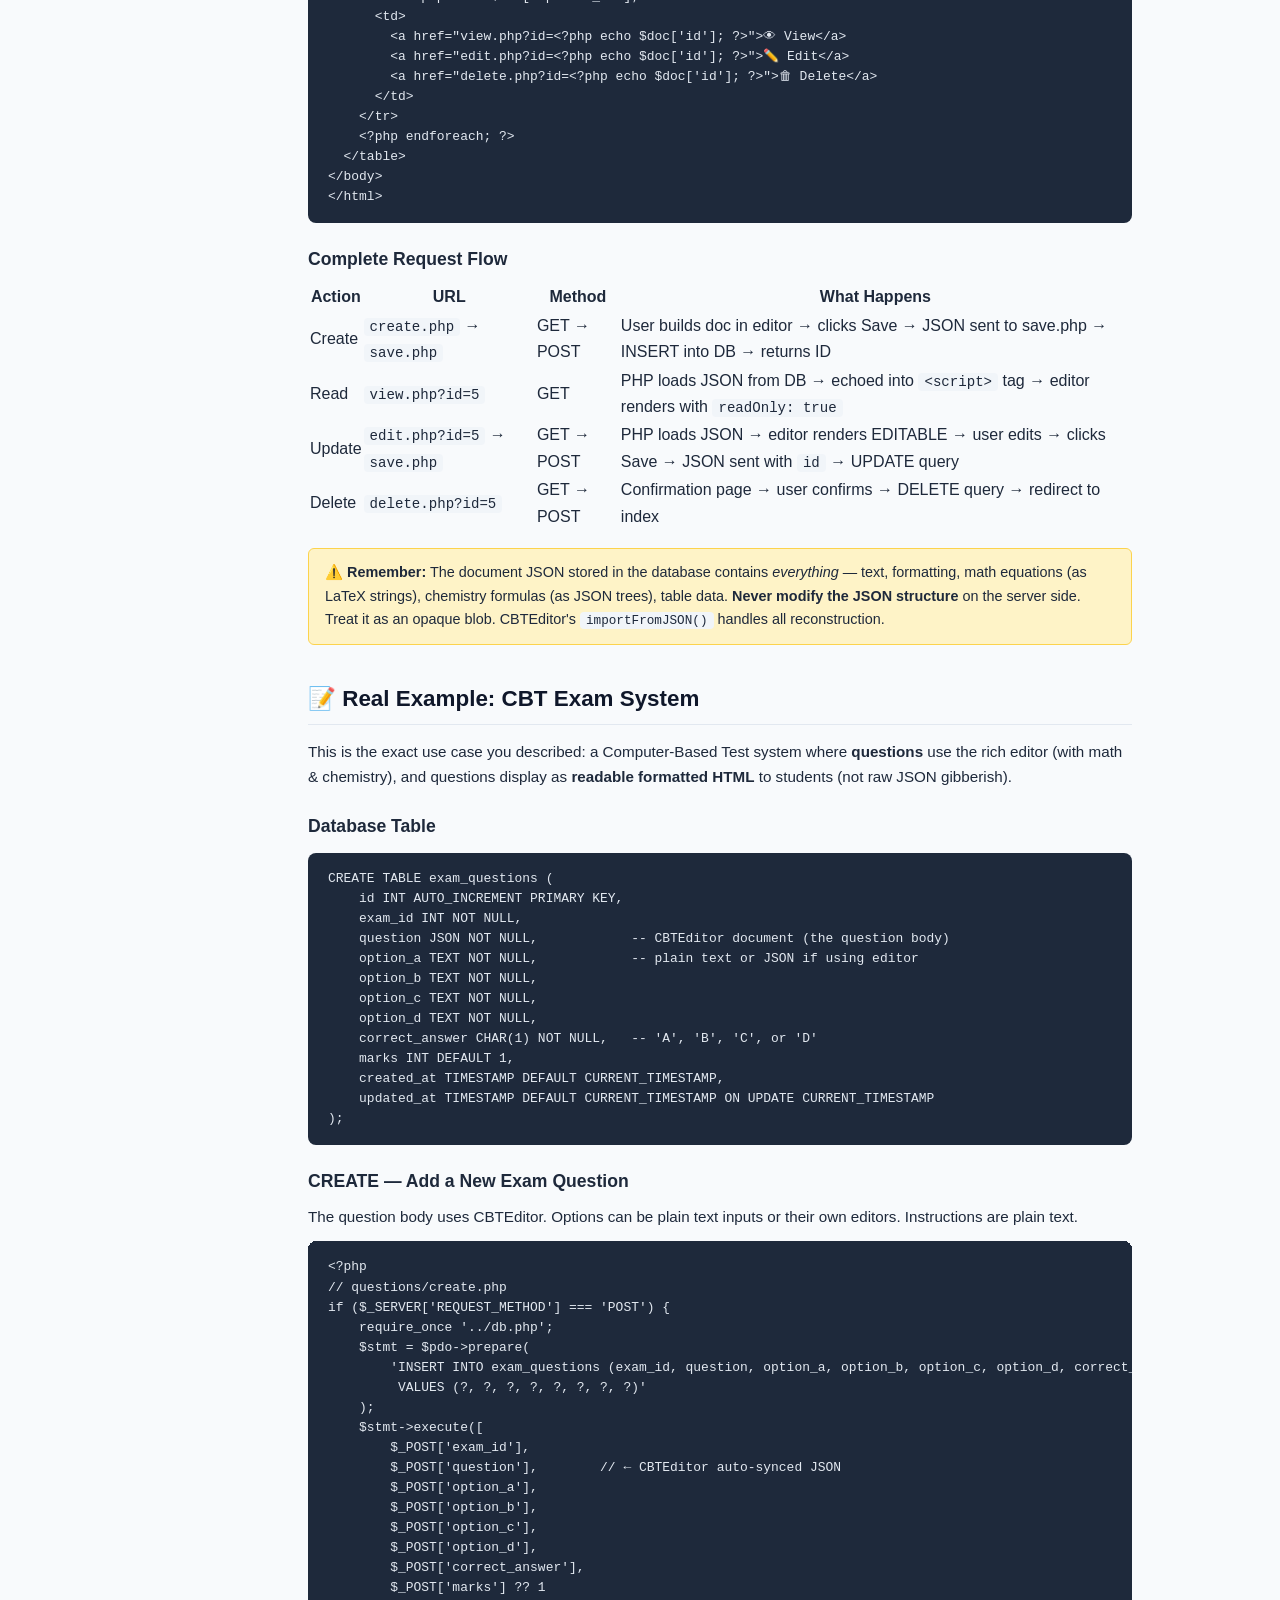
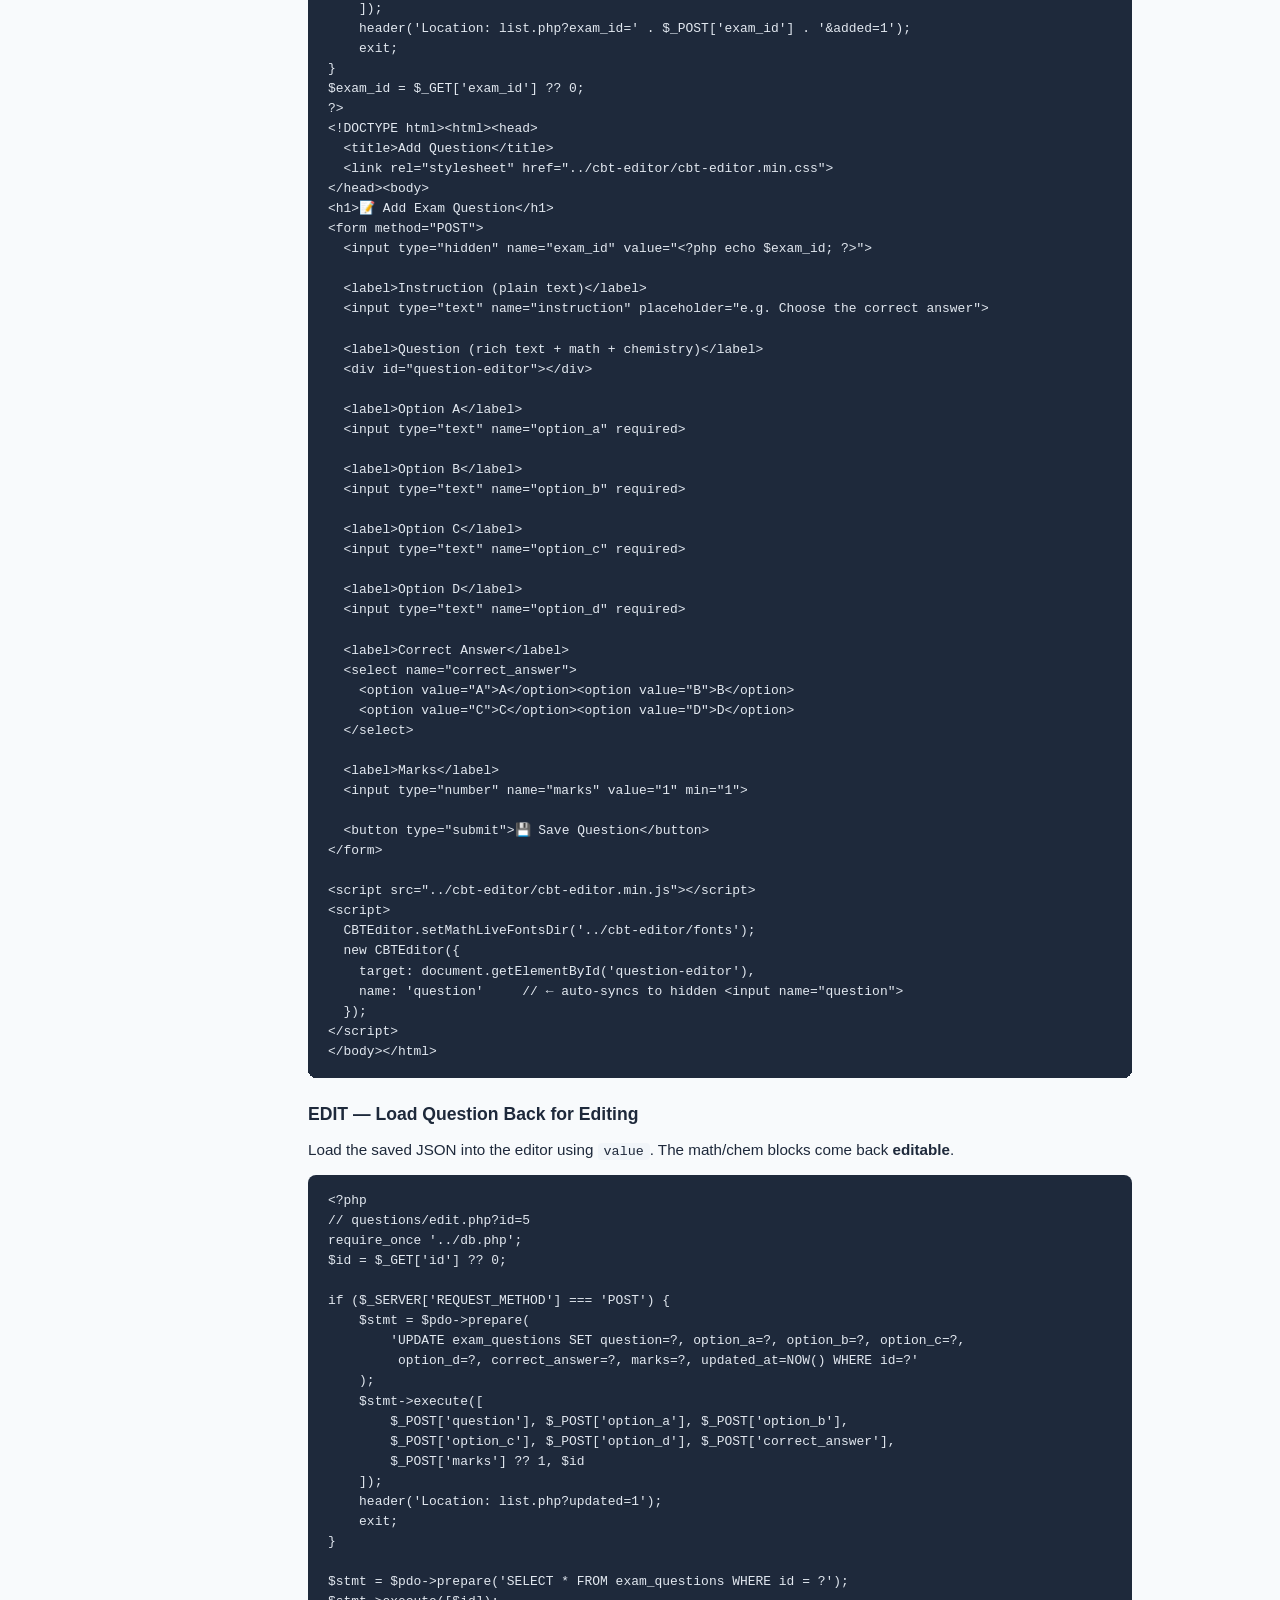
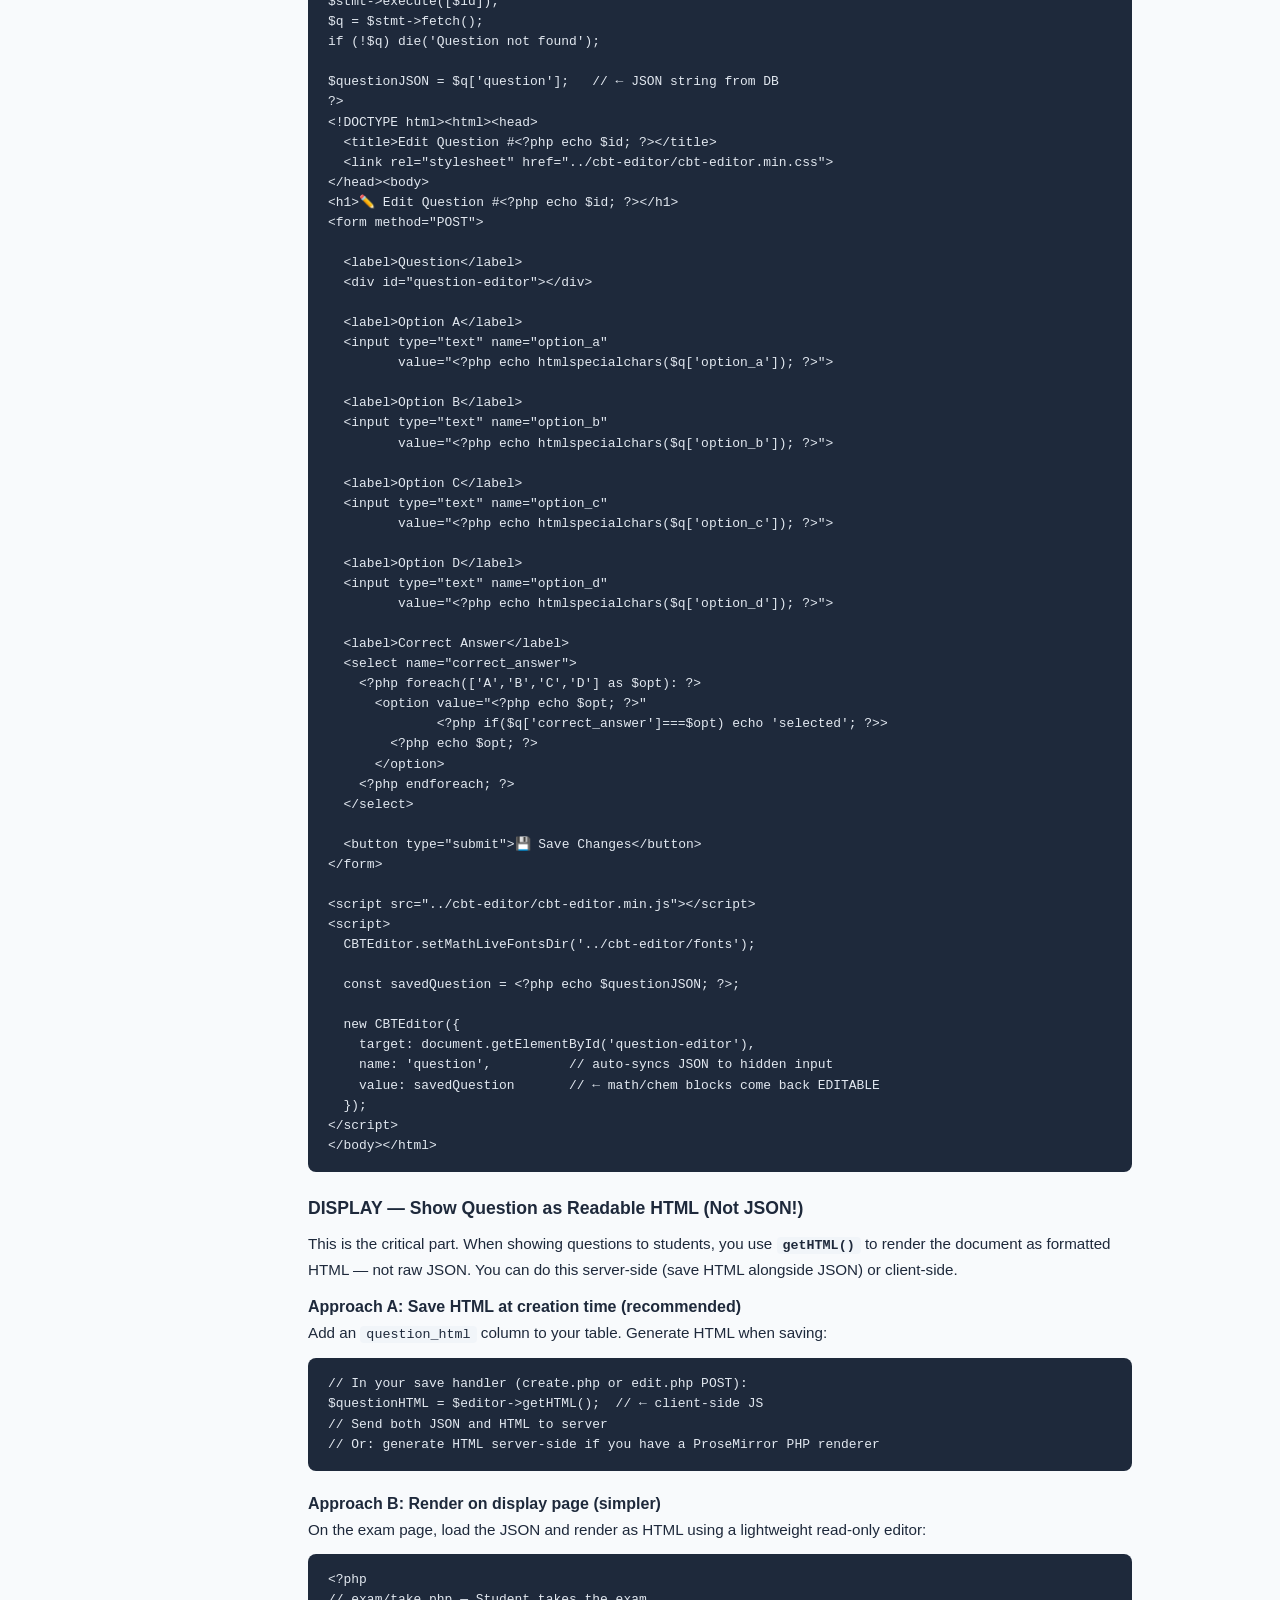
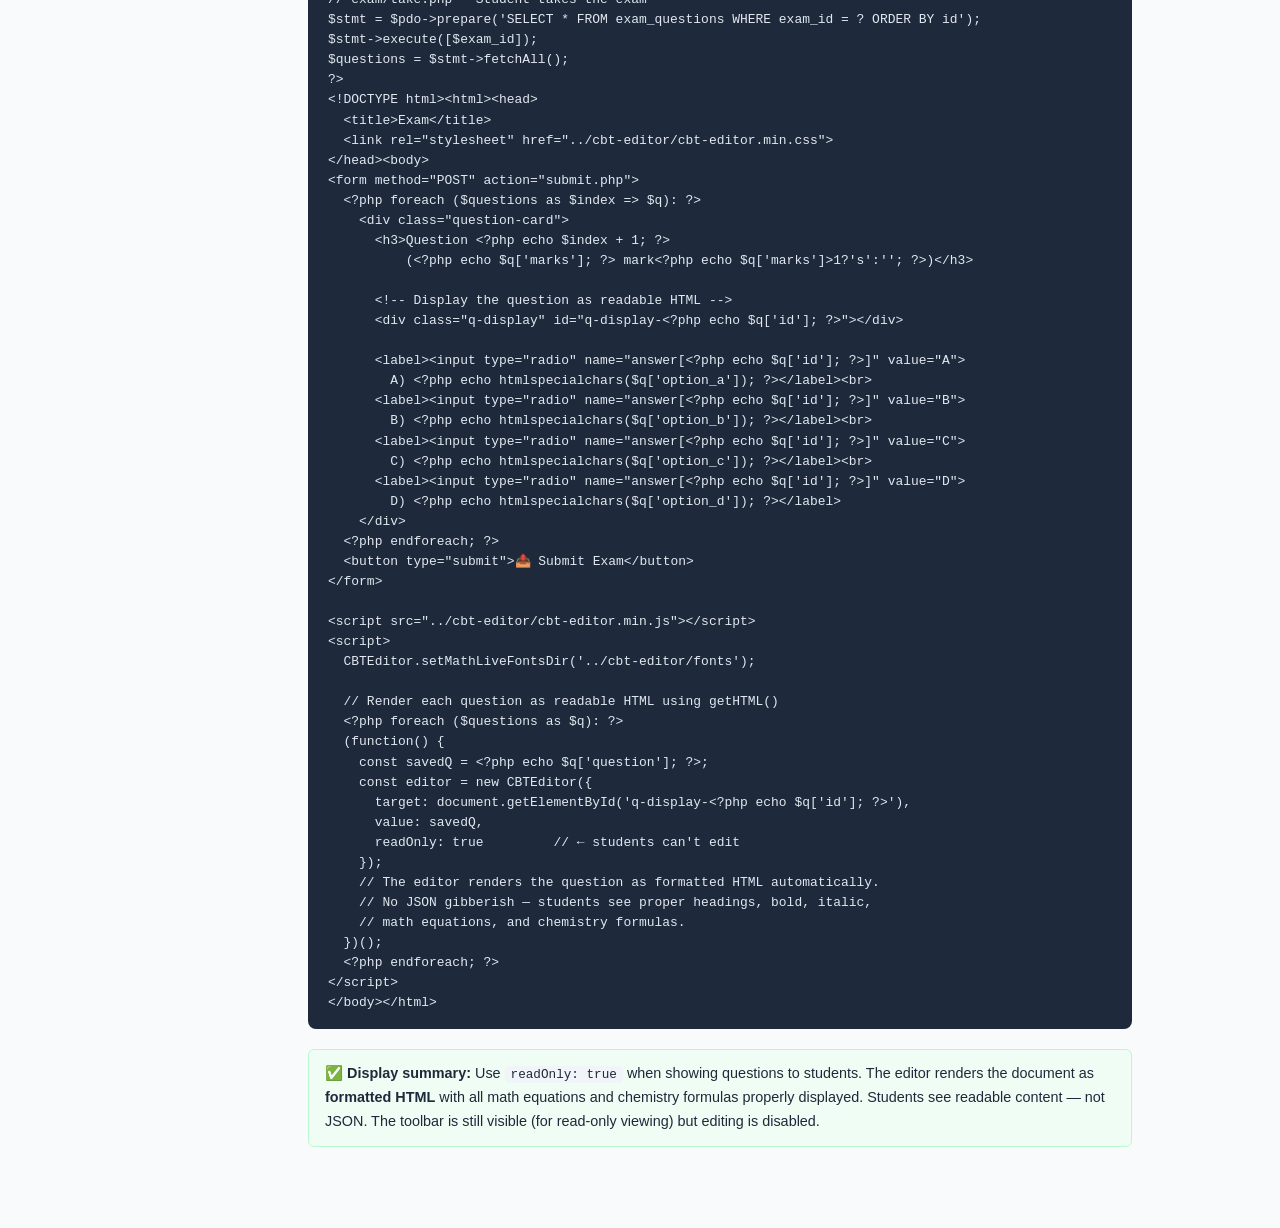
<file: php-crud.html>
<!DOCTYPE html>
<html lang="en">
<head>
  <meta charset="UTF-8">
  <meta name="viewport" content="width=device-width, initial-scale=1.0">
  <title>PHP CRUD Guide — CBTEditor</title>
  <style>
    *, *::before, *::after { box-sizing: border-box; margin: 0; padding: 0; }
    body {
      font-family: -apple-system, BlinkMacSystemFont, 'Segoe UI', Roboto, 'Helvetica Neue', Arial, sans-serif;
      background: #f8fafc;
      color: #1e293b;
      line-height: 1.65;
      display: flex;
    }

    /* ── Sidebar ──────────────────────────────────── */
    .sidebar {
      width: 260px; min-width: 260px; height: 100vh;
      position: sticky; top: 0;
      background: #1e293b; color: #e2e8f0;
      padding: 24px 0; overflow-y: auto; font-size: 0.9rem;
    }
    .sidebar .brand { padding: 0 20px 20px; border-bottom: 1px solid #334155; margin-bottom: 12px; }
    .sidebar .brand h2 { font-size: 1.2rem; color: #fff; }
    .sidebar .brand a { color: #94a3b8; font-size: 0.8rem; text-decoration: none; }
    .sidebar .brand a:hover { color: #fff; }
    .sidebar nav a {
      display: block; padding: 8px 20px; color: #cbd5e1;
      text-decoration: none; border-left: 3px solid transparent;
      font-size: 0.88rem; transition: background 0.15s, border-color 0.15s;
    }
    .sidebar nav a:hover { background: #334155; color: #fff; }
    .sidebar nav a.active { background: #334155; color: #fff; border-left-color: #3b82f6; font-weight: 600; }
    .sidebar nav .section-title {
      padding: 16px 20px 6px; font-size: 0.72rem;
      text-transform: uppercase; letter-spacing: 0.08em;
      color: #64748b; font-weight: 700;
    }

    /* ── Main ─────────────────────────────────────── */
    .main { flex: 1; min-width: 0; padding: 40px 48px 80px; max-width: 920px; }
    .main h1 { font-size: 2rem; font-weight: 800; color: #0f172a; margin-bottom: 8px; }
    .main h2 { font-size: 1.4rem; font-weight: 700; color: #0f172a; margin: 36px 0 14px; padding-bottom: 6px; border-bottom: 1px solid #e2e8f0; }
    .main h3 { font-size: 1.1rem; font-weight: 600; color: #1e293b; margin: 22px 0 8px; }
    .main p { margin-bottom: 12px; font-size: 0.95rem; }
    .main ul, .main ol { margin: 8px 0 16px 20px; font-size: 0.95rem; }
    .main li { margin-bottom: 6px; }
    .main code {
      background: #f1f5f9; padding: 1px 6px; border-radius: 4px;
      font-family: 'SF Mono', 'Fira Code', 'Consolas', monospace;
      font-size: 0.88em; color: #1e293b;
    }
    .main pre {
      background: #1e293b; color: #e2e8f0;
      padding: 16px 20px; border-radius: 8px; overflow-x: auto;
      font-family: 'SF Mono', 'Fira Code', 'Consolas', monospace;
      font-size: 0.81rem; line-height: 1.55; margin: 12px 0 20px;
    }
    .main pre code { background: none; padding: 0; color: inherit; font-size: inherit; }

    /* ── Flow diagram ─────────────────────────────── */
    .flow {
      display: flex; align-items: center; gap: 12px;
      flex-wrap: wrap; margin: 20px 0; font-size: 0.9rem;
    }
    .flow .step {
      background: #fff; border: 1px solid #e2e8f0;
      border-radius: 8px; padding: 12px 16px; text-align: center;
      font-weight: 600; white-space: nowrap;
    }
    .flow .step.c { border-color: #3b82f6; color: #2563eb; }
    .flow .step.r { border-color: #22c55e; color: #16a34a; }
    .flow .step.u { border-color: #f59e0b; color: #d97706; }
    .flow .step.d { border-color: #ef4444; color: #dc2626; }
    .flow .arrow { font-size: 1.3rem; color: #94a3b8; }

    .callout {
      background: #eff6ff; border: 1px solid #bfdbfe;
      border-radius: 6px; padding: 12px 16px; margin: 16px 0; font-size: 0.9rem;
    }
    .callout.tip { background: #f0fdf4; border-color: #bbf7d0; }
    .callout.warn { background: #fef3c7; border-color: #fcd34d; }

    /* ── File tabs ────────────────────────────────── */
    .file-tabs { display: flex; gap: 0; margin-bottom: 0; }
    .file-tab {
      padding: 6px 16px; border: 1px solid #334155; border-bottom: none;
      border-radius: 6px 6px 0 0; font-size: 0.78rem; font-weight: 600;
      font-family: 'SF Mono', 'Consolas', monospace;
      background: #0f172a; color: #94a3b8; cursor: pointer;
    }
    .file-tab.active { background: #1e293b; color: #e2e8f0; }
    pre.file-content { border-radius: 0 8px 8px 8px; margin-top: 0; }

    @media (max-width: 768px) {
      body { flex-direction: column; }
      .sidebar { width: 100%; min-width: 100%; height: auto; position: static; padding: 12px 0; }
      .sidebar nav { display: flex; flex-wrap: wrap; gap: 2px; padding: 0 12px; }
      .sidebar nav .section-title { display: none; }
      .sidebar nav a { border-left: none; border-radius: 4px; padding: 6px 12px; font-size: 0.8rem; }
      .main { padding: 20px; }
    }
  </style>
</head>
<body>

<!-- ═════════════════════ SIDEBAR ═══════════════════════ -->
<aside class="sidebar">
  <div class="brand">
    <h2>🧪 CBTEditor</h2>
    <a href="index.html">← Back to Home</a> &nbsp;|&nbsp;
    <a href="docs.html">← Docs</a>
  </div>
  <nav id="sidebar-nav">
    <span class="section-title">PHP CRUD</span>
    <a href="#overview">Overview</a>
    <a href="#setup">Project Setup</a>
    <a href="#create">CREATE — Insert</a>
    <a href="#read">READ — Display</a>
    <a href="#update">UPDATE — Edit</a>
    <a href="#delete">DELETE — Remove</a>
    <a href="#full-flow">Full Flow</a>
    <a href="#cbt-exam">CBT Exam Example</a>
    <a href="demo.html">🎮 Live Demo</a>
  </nav>
</aside>

<!-- ═════════════════════ MAIN ═══════════════════════════ -->
<main class="main">

  <section id="overview">
    <h1>🐘 PHP + CBTEditor — Full CRUD Guide</h1>
    <p>
      This guide shows how to use CBTEditor in a <strong>PHP + MySQL</strong> application
      for creating, reading, updating, and deleting rich documents with math and chemistry blocks.
      All code examples are real, working patterns — not pseudocode.
    </p>

    <div class="flow">
      <div class="step c">📝 CREATE<br><small>Insert new doc</small></div>
      <div class="arrow">→</div>
      <div class="step r">👁 READ<br><small>Display saved doc</small></div>
      <div class="arrow">→</div>
      <div class="step u">✏️ UPDATE<br><small>Edit &amp; save changes</small></div>
      <div class="arrow">→</div>
      <div class="step d">🗑 DELETE<br><small>Remove doc</small></div>
    </div>

    <div class="callout tip">
      <strong>💡 No PHP files to write.</strong> The examples below show you the patterns.
      Drop CBTEditor's <code>.js</code> and <code>.css</code> files into your project,
      add a few lines of PHP, and you're done. The editor is just a
      <code>&lt;script&gt;</code> tag — it works with <em>any</em> backend.
    </div>
  </section>

  <!-- ── SETUP ──────────────────────────────────────────── -->
  <section id="setup">
    <h2>Project Setup</h2>
    <p>Your project folder should look like this:</p>
    <pre><code>your-php-app/
├── cbt-editor/
│   ├── cbt-editor.min.js
│   ├── cbt-editor.min.css
│   └── fonts/
├── index.php              ← list all documents
├── create.php             ← new document form
├── edit.php               ← edit existing document
├── view.php               ← view document (read-only)
├── delete.php             ← delete confirmation
├── save.php               ← API: handles save (POST)
└── db.php                 ← database connection</code></pre>

    <h3>Database Table</h3>
    <pre><code>CREATE TABLE documents (
    id INT AUTO_INCREMENT PRIMARY KEY,
    title VARCHAR(255) NOT NULL,
    content JSON NOT NULL,           -- the TipTap document JSON
    created_at TIMESTAMP DEFAULT CURRENT_TIMESTAMP,
    updated_at TIMESTAMP DEFAULT CURRENT_TIMESTAMP ON UPDATE CURRENT_TIMESTAMP
);</code></pre>

    <div class="callout">
      <strong>🔑 Key decision:</strong> Store the document as <strong>JSON</strong> in a
      <code>JSON</code> column (MySQL 5.7+) or <code>TEXT</code> column.
      The JSON contains the full document — text, formatting, math blocks, chemistry blocks,
      tables — everything. You never need to parse it on the server; just store it and serve it back.
    </div>
  </section>

  <!-- ── CREATE ────────────────────────────────────────── -->
  <section id="create">
    <h2>CREATE — Insert a New Document</h2>
    <p>
      The user opens <code>create.php</code>, sees a blank CBTEditor, builds their document
      (text + math + chemistry), and submits the form. The editor auto-syncs its JSON
      into a hidden <code>&lt;input name="content"&gt;</code> — no save button needed.
    </p>

    <h3>create.php — The form page</h3>
    <pre><code>&lt;?php
// create.php — New document form
// The form POSTs to itself. On POST, save to DB and redirect.
if ($_SERVER['REQUEST_METHOD'] === 'POST') {
    require_once 'db.php';
    $title   = $_POST['title'] ?? 'Untitled';
    $content = $_POST['content'];   // ← the editor's JSON, auto-synced

    $stmt = $pdo->prepare('INSERT INTO documents (title, content) VALUES (?, ?)');
    $stmt->execute([$title, $content]);
    $newId = $pdo->lastInsertId();

    header('Location: view.php?id=' . $newId);
    exit;
}
?&gt;
&lt;!DOCTYPE html&gt;
&lt;html&gt;
&lt;head&gt;
  &lt;meta charset="UTF-8"&gt;
  &lt;title&gt;New Document&lt;/title&gt;
  &lt;link rel="stylesheet" href="cbt-editor/cbt-editor.min.css"&gt;
&lt;/head&gt;
&lt;body&gt;

  &lt;h1&gt;📝 Create New Document&lt;/h1&gt;

  &lt;form method="POST"&gt;
    &lt;label&gt;Title:&lt;/label&gt;
    &lt;input type="text" name="title" placeholder="Document title..." required&gt;

    &lt;label&gt;Content:&lt;/label&gt;
    &lt;div id="editor"&gt;&lt;/div&gt;

    &lt;button type="submit"&gt;📤 Submit&lt;/button&gt;
  &lt;/form&gt;

  &lt;script src="cbt-editor/cbt-editor.min.js"&gt;&lt;/script&gt;
  &lt;script&gt;
    CBTEditor.setMathLiveFontsDir('cbt-editor/fonts');

    new CBTEditor({
      target: document.getElementById('editor'),
      name: 'content'   // ← auto-syncs JSON to hidden &lt;input name="content"&gt;
    });
  &lt;/script&gt;

&lt;/body&gt;
&lt;/html&gt;</code></pre>

    <h3>How the save works (no fetch() needed)</h3>
    <p>
      When the form is submitted, <code>$_POST['content']</code> contains the
      full document JSON — including all math and chemistry blocks. PHP inserts
      it directly into the database. <strong>No JavaScript fetch(), no save button,
      no custom API endpoint.</strong> Just a normal HTML form.
    </p>
}</code></pre>

    <div class="callout tip">
      <strong>✅ CREATE summary:</strong> User types → clicks Save → JSON sent via
      <code>fetch()</code> → PHP inserts into <code>documents</code> table →
      returns the new ID.
    </div>
  </section>

  <!-- ── READ ──────────────────────────────────────────── -->
  <section id="read">
    <h2>READ — Display a Saved Document</h2>
    <p>
      <code>view.php?id=5</code> loads document #5 from the database and displays it.
      Two modes: <strong>read-only</strong> (just view) or <strong>editable</strong>
      (for the UPDATE workflow below).
    </p>

    <h3>view.php — Read-only display</h3>
    <pre><code>&lt;?php
require_once 'db.php';

$id = $_GET['id'] ?? null;
if (!$id) { die('Missing document ID'); }

$stmt = $pdo->prepare('SELECT * FROM documents WHERE id = ?');
$stmt->execute([$id]);
$doc = $stmt->fetch(PDO::FETCH_ASSOC);

if (!$doc) { die('Document not found'); }

// The content is stored as a JSON string — decode it for the editor
$contentJSON = $doc['content'];
?&gt;
&lt;!DOCTYPE html&gt;
&lt;html&gt;
&lt;head&gt;
  &lt;meta charset="UTF-8"&gt;
  &lt;title&gt;&lt;?php echo htmlspecialchars($doc['title']); ?&gt;&lt;/title&gt;
  &lt;link rel="stylesheet" href="cbt-editor/cbt-editor.min.css"&gt;
&lt;/head&gt;
&lt;body&gt;

  &lt;h1&gt;&lt;?php echo htmlspecialchars($doc['title']); ?&gt;&lt;/h1&gt;
  &lt;p&gt;
    Created: &lt;?php echo $doc['created_at']; ?&gt; |
    Updated: &lt;?php echo $doc['updated_at']; ?&gt; |
    &lt;a href="edit.php?id=&lt;?php echo $id; ?&gt;"&gt;✏️ Edit&lt;/a&gt; |
    &lt;a href="delete.php?id=&lt;?php echo $id; ?&gt;"&gt;🗑 Delete&lt;/a&gt;
  &lt;/p&gt;

  &lt;div id="editor"&gt;&lt;/div&gt;

  &lt;script src="cbt-editor/cbt-editor.min.js"&gt;&lt;/script&gt;
  &lt;script&gt;
    CBTEditor.setMathLiveFontsDir('cbt-editor/fonts');

    // Load the saved document — math &amp; chem blocks are EDITABLE
    const savedDoc = &lt;?php echo $contentJSON; ?&gt;;

    const editor = new CBTEditor({
      target: document.getElementById('editor'),
      initialContent: savedDoc,   // ← reconstructions math/chem blocks
      readOnly: true              // ← read-only mode (no editing)
    });
  &lt;/script&gt;

&lt;/body&gt;
&lt;/html&gt;</code></pre>

    <div class="callout warn">
      <strong>⚠️ Critical:</strong> When you pass <code>initialContent: savedDoc</code>,
      the math and chemistry blocks are reconstructed as <strong>fully interactive
      editors</strong>, not static images or text. The quadratic formula is a live
      MathLive field. The chemistry formula is a live formula builder.
      <br><br>
      <strong>To make it read-only:</strong> set <code>readOnly: true</code> in the
      CBTEditor options. The blocks still render visually but aren't clickable.
      <br><br>
      <strong>To make it editable:</strong> set <code>readOnly: false</code> (or omit it).
      Users can click math/chem blocks to edit them.
    </div>
  </section>

  <!-- ── UPDATE ────────────────────────────────────────── -->
  <section id="update">
    <h2>UPDATE — Edit an Existing Document</h2>
    <p>
      This is the most common workflow. User opens <code>edit.php?id=5</code>,
      sees their previously saved document <strong>with all math/chem blocks live and
      editable</strong>, makes changes, and submits the form. The updated JSON is sent
      via a normal form POST — no JavaScript fetch() needed.
    </p>

    <h3>edit.php — The edit form</h3>
    <pre><code>&lt;?php
require_once 'db.php';

$id = $_GET['id'] ?? null;
if (!$id) { die('Missing document ID'); }

// ── Handle form submission (UPDATE) ────────────────────
if ($_SERVER['REQUEST_METHOD'] === 'POST') {
    $title   = $_POST['title'] ?? 'Untitled';
    $content = $_POST['content'];   // ← editor auto-synced JSON

    $stmt = $pdo->prepare(
        'UPDATE documents SET title = ?, content = ?, updated_at = NOW() WHERE id = ?'
    );
    $stmt->execute([$title, $content, $id]);
    header('Location: view.php?id=' . $id . '&saved=1');
    exit;
}

// ── Load existing document ─────────────────────────────
$stmt = $pdo->prepare('SELECT * FROM documents WHERE id = ?');
$stmt->execute([$id]);
$doc = $stmt->fetch(PDO::FETCH_ASSOC);
if (!$doc) { die('Document not found'); }

$contentJSON = $doc['content'];
?&gt;
&lt;!DOCTYPE html&gt;
&lt;html&gt;
&lt;head&gt;
  &lt;meta charset="UTF-8"&gt;
  &lt;title&gt;Edit: &lt;?php echo htmlspecialchars($doc['title']); ?&gt;&lt;/title&gt;
  &lt;link rel="stylesheet" href="cbt-editor/cbt-editor.min.css"&gt;
&lt;/head&gt;
&lt;body&gt;

  &lt;h1&gt;✏️ Edit Document&lt;/h1&gt;

  &lt;form method="POST"&gt;
    &lt;label&gt;Title:&lt;/label&gt;
    &lt;input type="text" name="title"
           value="&lt;?php echo htmlspecialchars($doc['title']); ?&gt;"&gt;

    &lt;label&gt;Content:&lt;/label&gt;
    &lt;div id="editor"&gt;&lt;/div&gt;

    &lt;button type="submit"&gt;💾 Save Changes&lt;/button&gt;
  &lt;/form&gt;

  &lt;script src="cbt-editor/cbt-editor.min.js"&gt;&lt;/script&gt;
  &lt;script&gt;
    CBTEditor.setMathLiveFontsDir('cbt-editor/fonts');

    const savedDoc = &lt;?php echo $contentJSON; ?&gt;;

    new CBTEditor({
      target: document.getElementById('editor'),
      name: 'content',        // ← auto-syncs to hidden &lt;input name="content"&gt;
      value: savedDoc         // ← pre-load existing content (math/chem blocks ARE editable)
    });

    console.log('✅ Document #&lt;?php echo $id; ?&gt; loaded for editing.');
  &lt;/script&gt;

&lt;/body&gt;
&lt;/html&gt;</code></pre>

    <div class="callout tip">
      <strong>✅ UPDATE summary:</strong> Page loads → document appears with live
      math/chem blocks → user edits text, clicks equations, changes formulas →
      clicks the form's <strong>Submit</strong> button → PHP receives
      <code>$_POST['content']</code> with the updated JSON → UPDATE query runs.
      No <code>fetch()</code>, no custom API endpoint, just a normal HTML form.
    </div>

    <h3>The Round-Trip Guarantee</h3>
    <p>
      When <code>edit.php</code> loads, the saved JSON from the database is passed
      to <code>initialContent</code>. The CBTEditor internally calls
      <code>importFromJSON()</code>, which reconstructs the full ProseMirror document tree:
    </p>
    <ul>
      <li><strong>Math blocks</strong> → live <code>&lt;math-field&gt;</code> MathLive web components (click to open visual editor)</li>
      <li><strong>Chemistry blocks</strong> → live formula builders with coefficient spinners, subscript fields, arrow dropdowns</li>
      <li><strong>Tables, lists, headings, bold/italic</strong> → all standard TipTap formatting</li>
    </ul>
    <p>Nothing is ever flattened to static text or images — as long as the JSON contains
    <code>"type": "mathBlock"</code> / <code>"type": "chemBlock"</code> nodes with their
    attributes intact.</p>
  </section>

  <!-- ── DELETE ────────────────────────────────────────── -->
  <section id="delete">
    <h2>DELETE — Remove a Document</h2>
    <p>Simple PHP page with confirmation:</p>

    <pre><code>&lt;?php
// delete.php?id=5
require_once 'db.php';

$id = $_GET['id'] ?? null;
if (!$id) { die('Missing document ID'); }

if ($_SERVER['REQUEST_METHOD'] === 'POST') {
    // Confirmed — delete it
    $stmt = $pdo->prepare('DELETE FROM documents WHERE id = ?');
    $stmt->execute([$id]);
    header('Location: index.php?deleted=' . $id);
    exit;
}

// Show confirmation page
$stmt = $pdo->prepare('SELECT title FROM documents WHERE id = ?');
$stmt->execute([$id]);
$doc = $stmt->fetch();
?&gt;
&lt;!DOCTYPE html&gt;
&lt;html&gt;
&lt;head&gt;&lt;title&gt;Delete Document&lt;/title&gt;&lt;/head&gt;
&lt;body&gt;
  &lt;h1&gt;🗑 Delete "&lt;?php echo htmlspecialchars($doc['title']); ?&gt;"?&lt;/h1&gt;
  &lt;p&gt;This cannot be undone. The math equations and chemistry formulas
     in this document will be permanently deleted.&lt;/p&gt;
  &lt;form method="post"&gt;
    &lt;button type="submit"&gt;Yes, Delete&lt;/button&gt;
    &lt;a href="view.php?id=&lt;?php echo $id; ?&gt;"&gt;Cancel&lt;/a&gt;
  &lt;/form&gt;
&lt;/body&gt;
&lt;/html&gt;</code></pre>
  </section>

  <!-- ── FULL FLOW ─────────────────────────────────────── -->
  <section id="full-flow">
    <h2>Full CRUD Flow — End to End</h2>

    <h3>Database Connection (db.php)</h3>
    <pre><code>&lt;?php
// db.php — Shared database connection
$host = 'localhost';
$db   = 'my_cbt_app';
$user = 'root';
$pass = '';
$charset = 'utf8mb4';

$dsn = "mysql:host=$host;dbname=$db;charset=$charset";
$options = [
    PDO::ATTR_ERRMODE            => PDO::ERRMODE_EXCEPTION,
    PDO::ATTR_DEFAULT_FETCH_MODE => PDO::FETCH_ASSOC,
    PDO::ATTR_EMULATE_PREPARES   => false,
];

try {
    $pdo = new PDO($dsn, $user, $pass, $options);
} catch (PDOException $e) {
    die('Database connection failed: ' . $e->getMessage());
}</code></pre>

    <h3>index.php — List All Documents</h3>
    <pre><code>&lt;?php
require_once 'db.php';

$stmt = $pdo->query(
    'SELECT id, title, created_at, updated_at FROM documents ORDER BY updated_at DESC'
);
$docs = $stmt->fetchAll();
?&gt;
&lt;!DOCTYPE html&gt;
&lt;html&gt;
&lt;head&gt;&lt;title&gt;My Documents&lt;/title&gt;&lt;/head&gt;
&lt;body&gt;
  &lt;h1&gt;📚 My Documents&lt;/h1&gt;
  &lt;a href="create.php"&gt;📝 Create New&lt;/a&gt;

  &lt;?php if (isset($_GET['deleted'])): ?&gt;
    &lt;p style="color:green"&gt;✅ Document #&lt;?php echo $_GET['deleted']; ?&gt; deleted.&lt;/p&gt;
  &lt;?php endif; ?&gt;

  &lt;table&gt;
    &lt;tr&gt;&lt;th&gt;Title&lt;/th&gt;&lt;th&gt;Updated&lt;/th&gt;&lt;th&gt;Actions&lt;/th&gt;&lt;/tr&gt;
    &lt;?php foreach ($docs as $doc): ?&gt;
    &lt;tr&gt;
      &lt;td&gt;&lt;?php echo htmlspecialchars($doc['title']); ?&gt;&lt;/td&gt;
      &lt;td&gt;&lt;?php echo $doc['updated_at']; ?&gt;&lt;/td&gt;
      &lt;td&gt;
        &lt;a href="view.php?id=&lt;?php echo $doc['id']; ?&gt;"&gt;👁 View&lt;/a&gt;
        &lt;a href="edit.php?id=&lt;?php echo $doc['id']; ?&gt;"&gt;✏️ Edit&lt;/a&gt;
        &lt;a href="delete.php?id=&lt;?php echo $doc['id']; ?&gt;"&gt;🗑 Delete&lt;/a&gt;
      &lt;/td&gt;
    &lt;/tr&gt;
    &lt;?php endforeach; ?&gt;
  &lt;/table&gt;
&lt;/body&gt;
&lt;/html&gt;</code></pre>

    <h3>Complete Request Flow</h3>
    <table>
      <tr><th>Action</th><th>URL</th><th>Method</th><th>What Happens</th></tr>
      <tr>
        <td>Create</td>
        <td><code>create.php</code> → <code>save.php</code></td>
        <td>GET → POST</td>
        <td>User builds doc in editor → clicks Save → JSON sent to save.php → INSERT into DB → returns ID</td>
      </tr>
      <tr>
        <td>Read</td>
        <td><code>view.php?id=5</code></td>
        <td>GET</td>
        <td>PHP loads JSON from DB → echoed into <code>&lt;script&gt;</code> tag → editor renders with <code>readOnly: true</code></td>
      </tr>
      <tr>
        <td>Update</td>
        <td><code>edit.php?id=5</code> → <code>save.php</code></td>
        <td>GET → POST</td>
        <td>PHP loads JSON → editor renders EDITABLE → user edits → clicks Save → JSON sent with <code>id</code> → UPDATE query</td>
      </tr>
      <tr>
        <td>Delete</td>
        <td><code>delete.php?id=5</code></td>
        <td>GET → POST</td>
        <td>Confirmation page → user confirms → DELETE query → redirect to index</td>
      </tr>
    </table>

    <div class="callout warn">
      <strong>⚠️ Remember:</strong> The document JSON stored in the database contains
      <em>everything</em> — text, formatting, math equations (as LaTeX strings),
      chemistry formulas (as JSON trees), table data. <strong>Never modify the JSON
      structure</strong> on the server side. Treat it as an opaque blob.
      CBTEditor's <code>importFromJSON()</code> handles all reconstruction.
    </div>
  </section>

  <!-- ── CBT EXAM EXAMPLE ──────────────────────────────── -->
  <section id="cbt-exam">
    <h2>📝 Real Example: CBT Exam System</h2>
    <p>
      This is the exact use case you described: a Computer-Based Test system where
      <strong>questions</strong> use the rich editor (with math &amp; chemistry), and
      questions display as <strong>readable formatted HTML</strong> to students
      (not raw JSON gibberish).
    </p>

    <h3>Database Table</h3>
    <pre><code>CREATE TABLE exam_questions (
    id INT AUTO_INCREMENT PRIMARY KEY,
    exam_id INT NOT NULL,
    question JSON NOT NULL,            -- CBTEditor document (the question body)
    option_a TEXT NOT NULL,            -- plain text or JSON if using editor
    option_b TEXT NOT NULL,
    option_c TEXT NOT NULL,
    option_d TEXT NOT NULL,
    correct_answer CHAR(1) NOT NULL,   -- 'A', 'B', 'C', or 'D'
    marks INT DEFAULT 1,
    created_at TIMESTAMP DEFAULT CURRENT_TIMESTAMP,
    updated_at TIMESTAMP DEFAULT CURRENT_TIMESTAMP ON UPDATE CURRENT_TIMESTAMP
);</code></pre>

    <h3>CREATE — Add a New Exam Question</h3>
    <p>The question body uses CBTEditor. Options can be plain text inputs or their own editors. Instructions are plain text.</p>
    <pre><code>&lt;?php
// questions/create.php
if ($_SERVER['REQUEST_METHOD'] === 'POST') {
    require_once '../db.php';
    $stmt = $pdo->prepare(
        'INSERT INTO exam_questions (exam_id, question, option_a, option_b, option_c, option_d, correct_answer, marks)
         VALUES (?, ?, ?, ?, ?, ?, ?, ?)'
    );
    $stmt->execute([
        $_POST['exam_id'],
        $_POST['question'],        // ← CBTEditor auto-synced JSON
        $_POST['option_a'],
        $_POST['option_b'],
        $_POST['option_c'],
        $_POST['option_d'],
        $_POST['correct_answer'],
        $_POST['marks'] ?? 1
    ]);
    header('Location: list.php?exam_id=' . $_POST['exam_id'] . '&added=1');
    exit;
}
$exam_id = $_GET['exam_id'] ?? 0;
?&gt;
&lt;!DOCTYPE html&gt;&lt;html&gt;&lt;head&gt;
  &lt;title&gt;Add Question&lt;/title&gt;
  &lt;link rel="stylesheet" href="../cbt-editor/cbt-editor.min.css"&gt;
&lt;/head&gt;&lt;body&gt;
&lt;h1&gt;📝 Add Exam Question&lt;/h1&gt;
&lt;form method="POST"&gt;
  &lt;input type="hidden" name="exam_id" value="&lt;?php echo $exam_id; ?&gt;"&gt;

  &lt;label&gt;Instruction (plain text)&lt;/label&gt;
  &lt;input type="text" name="instruction" placeholder="e.g. Choose the correct answer"&gt;

  &lt;label&gt;Question (rich text + math + chemistry)&lt;/label&gt;
  &lt;div id="question-editor"&gt;&lt;/div&gt;

  &lt;label&gt;Option A&lt;/label&gt;
  &lt;input type="text" name="option_a" required&gt;

  &lt;label&gt;Option B&lt;/label&gt;
  &lt;input type="text" name="option_b" required&gt;

  &lt;label&gt;Option C&lt;/label&gt;
  &lt;input type="text" name="option_c" required&gt;

  &lt;label&gt;Option D&lt;/label&gt;
  &lt;input type="text" name="option_d" required&gt;

  &lt;label&gt;Correct Answer&lt;/label&gt;
  &lt;select name="correct_answer"&gt;
    &lt;option value="A"&gt;A&lt;/option&gt;&lt;option value="B"&gt;B&lt;/option&gt;
    &lt;option value="C"&gt;C&lt;/option&gt;&lt;option value="D"&gt;D&lt;/option&gt;
  &lt;/select&gt;

  &lt;label&gt;Marks&lt;/label&gt;
  &lt;input type="number" name="marks" value="1" min="1"&gt;

  &lt;button type="submit"&gt;💾 Save Question&lt;/button&gt;
&lt;/form&gt;

&lt;script src="../cbt-editor/cbt-editor.min.js"&gt;&lt;/script&gt;
&lt;script&gt;
  CBTEditor.setMathLiveFontsDir('../cbt-editor/fonts');
  new CBTEditor({
    target: document.getElementById('question-editor'),
    name: 'question'     // ← auto-syncs to hidden &lt;input name="question"&gt;
  });
&lt;/script&gt;
&lt;/body&gt;&lt;/html&gt;</code></pre>

    <h3>EDIT — Load Question Back for Editing</h3>
    <p>Load the saved JSON into the editor using <code>value</code>. The math/chem blocks come back <strong>editable</strong>.</p>
    <pre><code>&lt;?php
// questions/edit.php?id=5
require_once '../db.php';
$id = $_GET['id'] ?? 0;

if ($_SERVER['REQUEST_METHOD'] === 'POST') {
    $stmt = $pdo->prepare(
        'UPDATE exam_questions SET question=?, option_a=?, option_b=?, option_c=?,
         option_d=?, correct_answer=?, marks=?, updated_at=NOW() WHERE id=?'
    );
    $stmt->execute([
        $_POST['question'], $_POST['option_a'], $_POST['option_b'],
        $_POST['option_c'], $_POST['option_d'], $_POST['correct_answer'],
        $_POST['marks'] ?? 1, $id
    ]);
    header('Location: list.php?updated=1');
    exit;
}

$stmt = $pdo->prepare('SELECT * FROM exam_questions WHERE id = ?');
$stmt->execute([$id]);
$q = $stmt->fetch();
if (!$q) die('Question not found');

$questionJSON = $q['question'];   // ← JSON string from DB
?&gt;
&lt;!DOCTYPE html&gt;&lt;html&gt;&lt;head&gt;
  &lt;title&gt;Edit Question #&lt;?php echo $id; ?&gt;&lt;/title&gt;
  &lt;link rel="stylesheet" href="../cbt-editor/cbt-editor.min.css"&gt;
&lt;/head&gt;&lt;body&gt;
&lt;h1&gt;✏️ Edit Question #&lt;?php echo $id; ?&gt;&lt;/h1&gt;
&lt;form method="POST"&gt;

  &lt;label&gt;Question&lt;/label&gt;
  &lt;div id="question-editor"&gt;&lt;/div&gt;

  &lt;label&gt;Option A&lt;/label&gt;
  &lt;input type="text" name="option_a"
         value="&lt;?php echo htmlspecialchars($q['option_a']); ?&gt;"&gt;

  &lt;label&gt;Option B&lt;/label&gt;
  &lt;input type="text" name="option_b"
         value="&lt;?php echo htmlspecialchars($q['option_b']); ?&gt;"&gt;

  &lt;label&gt;Option C&lt;/label&gt;
  &lt;input type="text" name="option_c"
         value="&lt;?php echo htmlspecialchars($q['option_c']); ?&gt;"&gt;

  &lt;label&gt;Option D&lt;/label&gt;
  &lt;input type="text" name="option_d"
         value="&lt;?php echo htmlspecialchars($q['option_d']); ?&gt;"&gt;

  &lt;label&gt;Correct Answer&lt;/label&gt;
  &lt;select name="correct_answer"&gt;
    &lt;?php foreach(['A','B','C','D'] as $opt): ?&gt;
      &lt;option value="&lt;?php echo $opt; ?&gt;"
              &lt;?php if($q['correct_answer']===$opt) echo 'selected'; ?&gt;&gt;
        &lt;?php echo $opt; ?&gt;
      &lt;/option&gt;
    &lt;?php endforeach; ?&gt;
  &lt;/select&gt;

  &lt;button type="submit"&gt;💾 Save Changes&lt;/button&gt;
&lt;/form&gt;

&lt;script src="../cbt-editor/cbt-editor.min.js"&gt;&lt;/script&gt;
&lt;script&gt;
  CBTEditor.setMathLiveFontsDir('../cbt-editor/fonts');

  const savedQuestion = &lt;?php echo $questionJSON; ?&gt;;

  new CBTEditor({
    target: document.getElementById('question-editor'),
    name: 'question',          // auto-syncs JSON to hidden input
    value: savedQuestion       // ← math/chem blocks come back EDITABLE
  });
&lt;/script&gt;
&lt;/body&gt;&lt;/html&gt;</code></pre>

    <h3>DISPLAY — Show Question as Readable HTML (Not JSON!)</h3>
    <p>
      This is the critical part. When showing questions to students, you use
      <strong><code>getHTML()</code></strong> to render the document as formatted HTML —
      not raw JSON. You can do this server-side (save HTML alongside JSON) or client-side.
    </p>

    <h4>Approach A: Save HTML at creation time (recommended)</h4>
    <p>Add an <code>question_html</code> column to your table. Generate HTML when saving:</p>
    <pre><code>// In your save handler (create.php or edit.php POST):
$questionHTML = $editor->getHTML();  // ← client-side JS
// Send both JSON and HTML to server
// Or: generate HTML server-side if you have a ProseMirror PHP renderer</code></pre>

    <h4>Approach B: Render on display page (simpler)</h4>
    <p>On the exam page, load the JSON and render as HTML using a lightweight read-only editor:</p>
    <pre><code>&lt;?php
// exam/take.php — Student takes the exam
$stmt = $pdo->prepare('SELECT * FROM exam_questions WHERE exam_id = ? ORDER BY id');
$stmt->execute([$exam_id]);
$questions = $stmt->fetchAll();
?&gt;
&lt;!DOCTYPE html&gt;&lt;html&gt;&lt;head&gt;
  &lt;title&gt;Exam&lt;/title&gt;
  &lt;link rel="stylesheet" href="../cbt-editor/cbt-editor.min.css"&gt;
&lt;/head&gt;&lt;body&gt;
&lt;form method="POST" action="submit.php"&gt;
  &lt;?php foreach ($questions as $index => $q): ?&gt;
    &lt;div class="question-card"&gt;
      &lt;h3&gt;Question &lt;?php echo $index + 1; ?&gt;
          (&lt;?php echo $q['marks']; ?&gt; mark&lt;?php echo $q['marks']>1?'s':''; ?&gt;)&lt;/h3&gt;

      &lt;!-- Display the question as readable HTML --&gt;
      &lt;div class="q-display" id="q-display-&lt;?php echo $q['id']; ?&gt;"&gt;&lt;/div&gt;

      &lt;label&gt;&lt;input type="radio" name="answer[&lt;?php echo $q['id']; ?&gt;]" value="A"&gt;
        A) &lt;?php echo htmlspecialchars($q['option_a']); ?&gt;&lt;/label&gt;&lt;br&gt;
      &lt;label&gt;&lt;input type="radio" name="answer[&lt;?php echo $q['id']; ?&gt;]" value="B"&gt;
        B) &lt;?php echo htmlspecialchars($q['option_b']); ?&gt;&lt;/label&gt;&lt;br&gt;
      &lt;label&gt;&lt;input type="radio" name="answer[&lt;?php echo $q['id']; ?&gt;]" value="C"&gt;
        C) &lt;?php echo htmlspecialchars($q['option_c']); ?&gt;&lt;/label&gt;&lt;br&gt;
      &lt;label&gt;&lt;input type="radio" name="answer[&lt;?php echo $q['id']; ?&gt;]" value="D"&gt;
        D) &lt;?php echo htmlspecialchars($q['option_d']); ?&gt;&lt;/label&gt;
    &lt;/div&gt;
  &lt;?php endforeach; ?&gt;
  &lt;button type="submit"&gt;📤 Submit Exam&lt;/button&gt;
&lt;/form&gt;

&lt;script src="../cbt-editor/cbt-editor.min.js"&gt;&lt;/script&gt;
&lt;script&gt;
  CBTEditor.setMathLiveFontsDir('../cbt-editor/fonts');

  // Render each question as readable HTML using getHTML()
  &lt;?php foreach ($questions as $q): ?&gt;
  (function() {
    const savedQ = &lt;?php echo $q['question']; ?&gt;;
    const editor = new CBTEditor({
      target: document.getElementById('q-display-&lt;?php echo $q['id']; ?&gt;'),
      value: savedQ,
      readOnly: true         // ← students can't edit
    });
    // The editor renders the question as formatted HTML automatically.
    // No JSON gibberish — students see proper headings, bold, italic,
    // math equations, and chemistry formulas.
  })();
  &lt;?php endforeach; ?&gt;
&lt;/script&gt;
&lt;/body&gt;&lt;/html&gt;</code></pre>

    <div class="callout tip">
      <strong>✅ Display summary:</strong> Use <code>readOnly: true</code> when showing
      questions to students. The editor renders the document as <strong>formatted HTML</strong>
      with all math equations and chemistry formulas properly displayed. Students see
      readable content — not JSON. The toolbar is still visible (for read-only viewing)
      but editing is disabled.
    </div>
  </section>

</main>

<!-- ═══════════════════ SIDEBAR ACTIVE ═══════════════════ -->
<script>
  const navLinks = document.querySelectorAll('#sidebar-nav a');
  const sections = document.querySelectorAll('main section[id]');
  function updateActiveLink() {
    let currentId = '';
    sections.forEach(s => { if (s.offsetTop <= window.scrollY + 80) currentId = s.id; });
    navLinks.forEach(l => l.classList.toggle('active', l.getAttribute('href') === '#' + currentId));
  }
  window.addEventListener('scroll', updateActiveLink);
  updateActiveLink();
  navLinks.forEach(link => {
    link.addEventListener('click', (e) => {
      const href = link.getAttribute('href');
      // Only intercept hash links (#section) — let page links navigate normally
      if (!href || !href.startsWith('#')) return;
      e.preventDefault();
      const id = href.substring(1);
      const target = document.getElementById(id);
      if (target) { target.scrollIntoView({ behavior: 'smooth', block: 'start' }); history.replaceState(null, '', '#' + id); }
    });
  });
  if (window.location.hash) {
    setTimeout(() => {
      const id = window.location.hash.substring(1);
      const target = document.getElementById(id);
      if (target) target.scrollIntoView({ block: 'start' });
    }, 100);
  }
</script>
</body>
</html>
</file>
<file: cbt-editor.min.css>
.cbt-editor-container{background:#fff;border:1px solid #d1d5db;border-radius:8px;box-shadow:0 1px 3px rgba(0,0,0,.08);display:flex;flex-direction:column;font-family:-apple-system,BlinkMacSystemFont,Segoe UI,Roboto,Helvetica Neue,Arial,sans-serif;max-width:100%;overflow:hidden}.cbt-toolbar{align-items:center;background:#f9fafb;border-bottom:1px solid #e5e7eb;display:flex;flex-wrap:wrap;gap:4px;padding:8px 10px}.cbt-toolbar-group{display:flex;gap:2px}.cbt-toolbar-spacer{flex:1}.cbt-btn{align-items:center;background:transparent;border:1px solid transparent;border-radius:4px;color:#374151;cursor:pointer;display:inline-flex;font-size:13px;justify-content:center;line-height:1.4;min-height:28px;min-width:28px;padding:5px 10px;transition:background .15s,border-color .15s,color .15s;white-space:nowrap}.cbt-btn:hover{background:#e5e7eb}.cbt-btn--active{background:#dbeafe!important;border-color:#93c5fd!important;color:#1d4ed8!important}.cbt-editor-content{max-height:500px;min-height:200px;outline:none;overflow-y:auto;padding:16px 20px}.cbt-editor-content .ProseMirror{min-height:160px;outline:none}.cbt-editor-content .ProseMirror>*+*{margin-top:.5em}.cbt-editor-content .ProseMirror h1{font-size:1.6em;font-weight:700;line-height:1.3;margin-bottom:.3em}.cbt-editor-content .ProseMirror h2{font-size:1.3em;font-weight:600;line-height:1.35;margin-bottom:.25em}.cbt-editor-content .ProseMirror h3{font-size:1.1em;font-weight:600;line-height:1.4;margin-bottom:.2em}.cbt-editor-content .ProseMirror p{line-height:1.6;margin:0 0 .5em}.cbt-editor-content .ProseMirror ol,.cbt-editor-content .ProseMirror ul{margin:.3em 0 .5em;padding-left:1.5em}.cbt-editor-content .ProseMirror li{margin-bottom:.15em}.cbt-editor-content .ProseMirror li p{margin:0}.cbt-editor-content .ProseMirror table{border-collapse:collapse;margin:.5em 0;table-layout:auto;width:100%}.cbt-editor-content .ProseMirror table td,.cbt-editor-content .ProseMirror table th{border:1px solid #d1d5db;min-width:60px;padding:6px 10px;vertical-align:top}.cbt-editor-content .ProseMirror table th{background:#f3f4f6;font-weight:600;text-align:left}.cbt-editor-content .ProseMirror table .selectedCell{background:#dbeafe}.cbt-btn-math{background:#ecfdf5;border-color:#a7f3d0;color:#065f46}.cbt-btn-math:hover{background:#d1fae5!important}.cbt-btn-chem{background:#fef2f2;border-color:#fecaca;color:#991b1b}.cbt-btn-chem:hover{background:#fee2e2!important}.cbt-math-block{align-items:center;background:#f0fdf4;border:2px dashed #a7f3d0;border-radius:8px;cursor:pointer;display:flex;margin:12px 0;min-height:40px;padding:10px 14px;position:relative;transition:border-color .15s,box-shadow .15s}.cbt-math-block:hover{border-color:#34d399;box-shadow:0 0 0 3px rgba(52,211,153,.15)}.cbt-math-block--editing{background:#fff;border-color:#10b981;border-style:solid;box-shadow:0 0 0 3px rgba(16,185,129,.2)}.cbt-math-display{color:#1f2937;font-family:KaTeX_Main,Times New Roman,serif;font-size:1.1em;min-height:24px}.cbt-math-placeholder{color:#9ca3af;font-family:-apple-system,BlinkMacSystemFont,Segoe UI,Roboto,sans-serif;font-size:.9em;font-style:italic}.cbt-math-rendered{font-style:italic}.cbt-math-field{font-size:1.1em;min-height:48px;width:100%}.cbt-math-block math-field{--caret-color:#10b981;--selection-color:#a7f3d0;--contains-highlight-background-color:#d1fae5}.cbt-chem-block{background:#fef2f2;border:2px dashed #fecaca;border-radius:8px;cursor:pointer;margin:12px 0;min-height:40px;padding:10px 14px;position:relative;transition:border-color .15s,box-shadow .15s}.cbt-chem-block:hover{border-color:#f87171;box-shadow:0 0 0 3px hsla(0,91%,71%,.15)}.cbt-chem-block--editing{background:#fff;border-color:#ef4444;border-style:solid;box-shadow:0 0 0 3px rgba(239,68,68,.2);cursor:default}.cbt-chem-display{color:#1f2937;font-family:KaTeX_Main,Times New Roman,serif;font-size:1.1em;min-height:24px}.cbt-chem-placeholder{color:#9ca3af;font-family:-apple-system,BlinkMacSystemFont,Segoe UI,Roboto,sans-serif;font-size:.9em;font-style:italic}.cbt-chem-editor{display:flex;flex-direction:column;gap:10px}.cbt-chem-terms{align-items:center;display:flex;flex-wrap:wrap;gap:8px}.cbt-chem-molecule{align-items:center;background:#f9fafb;border:1px solid #e5e7eb;border-radius:6px;display:flex;gap:4px;padding:6px 10px}.cbt-chem-molecule input[type=number]{text-align:center;width:40px}.cbt-chem-molecule input[type=text]{text-align:center;width:50px}.cbt-chem-operator select{border:1px solid #d1d5db;border-radius:4px;padding:4px 8px}.cbt-chem-atom{align-items:center;display:flex;gap:2px}.cbt-chem-atom input{border:1px solid #d1d5db;border-radius:3px;font-size:.85em;padding:2px 4px;text-align:center;width:36px!important}.cbt-chem-editor-actions{display:flex;flex-wrap:wrap;gap:6px}.cbt-chem-editor-actions button{background:#fff;border:1px solid #d1d5db;border-radius:4px;cursor:pointer;font-size:.82em;padding:4px 10px}.cbt-chem-editor-actions button:hover{background:#f3f4f6}
</file>
